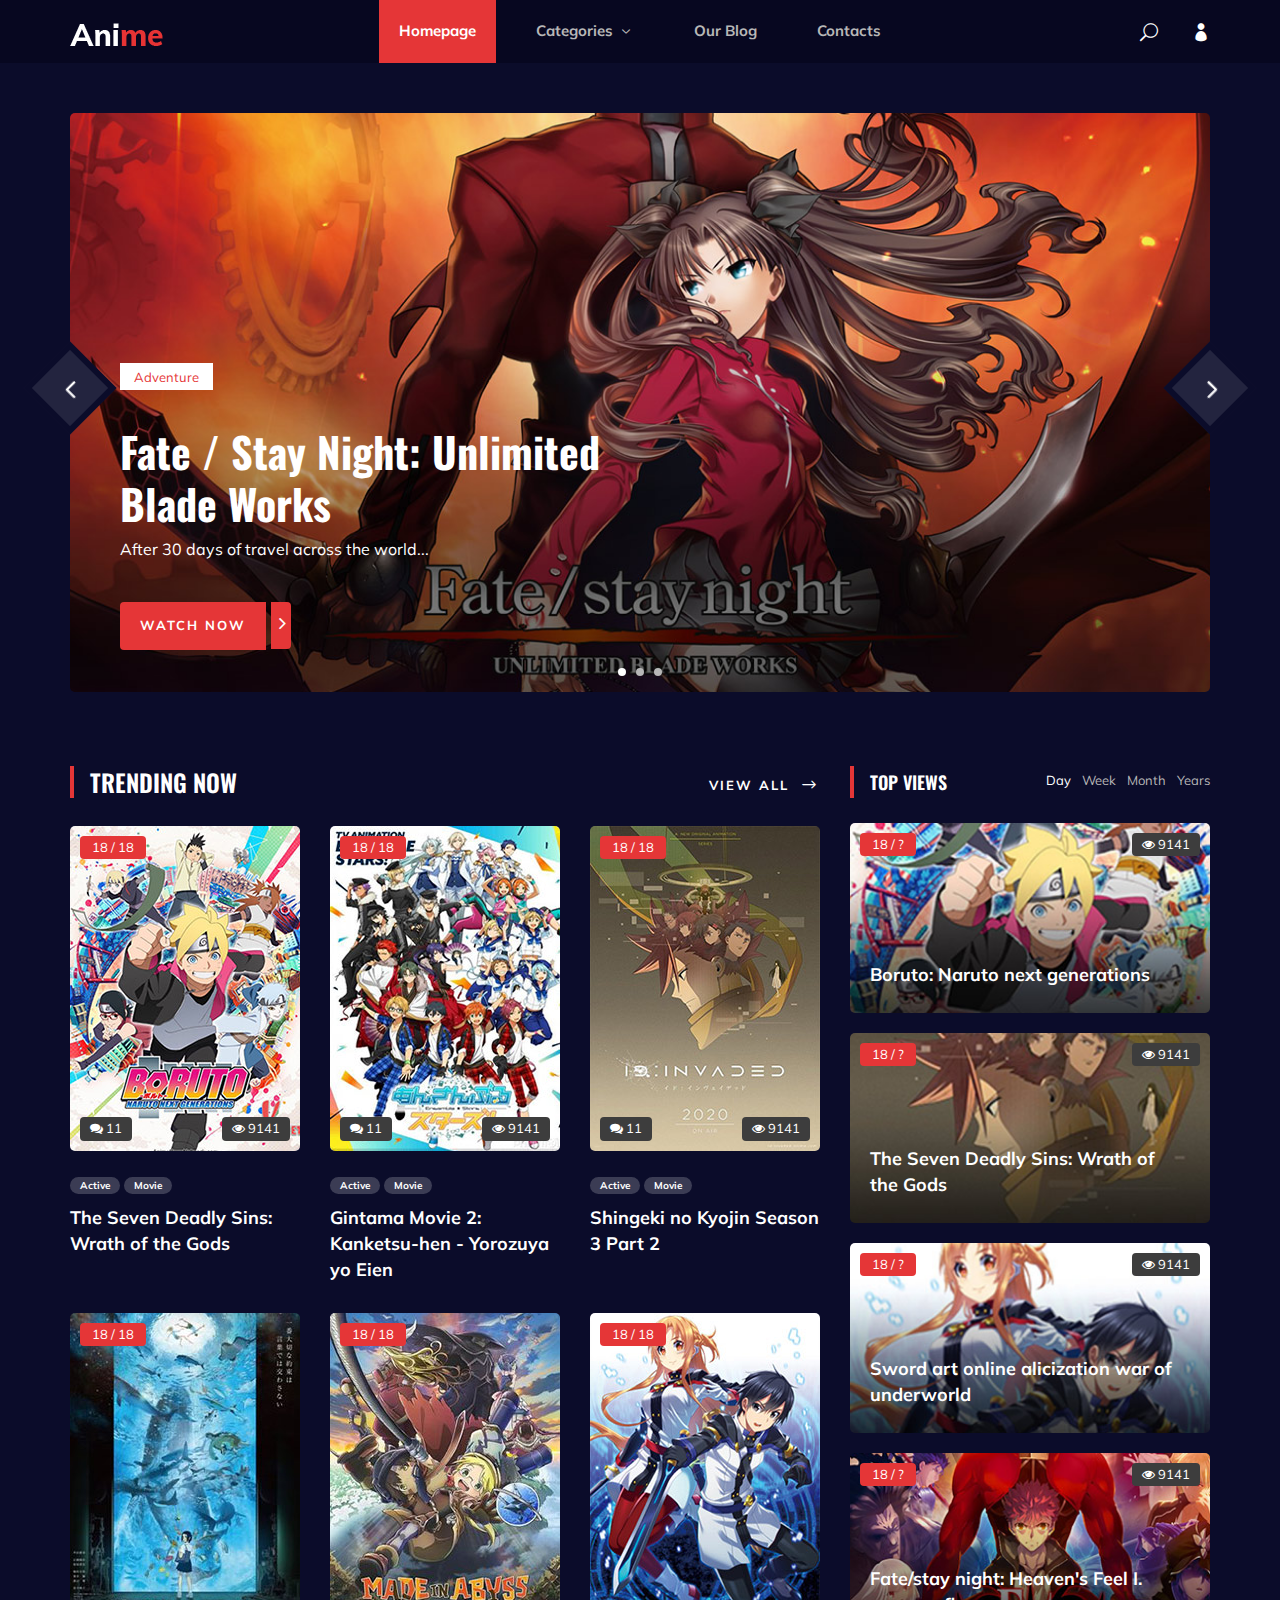
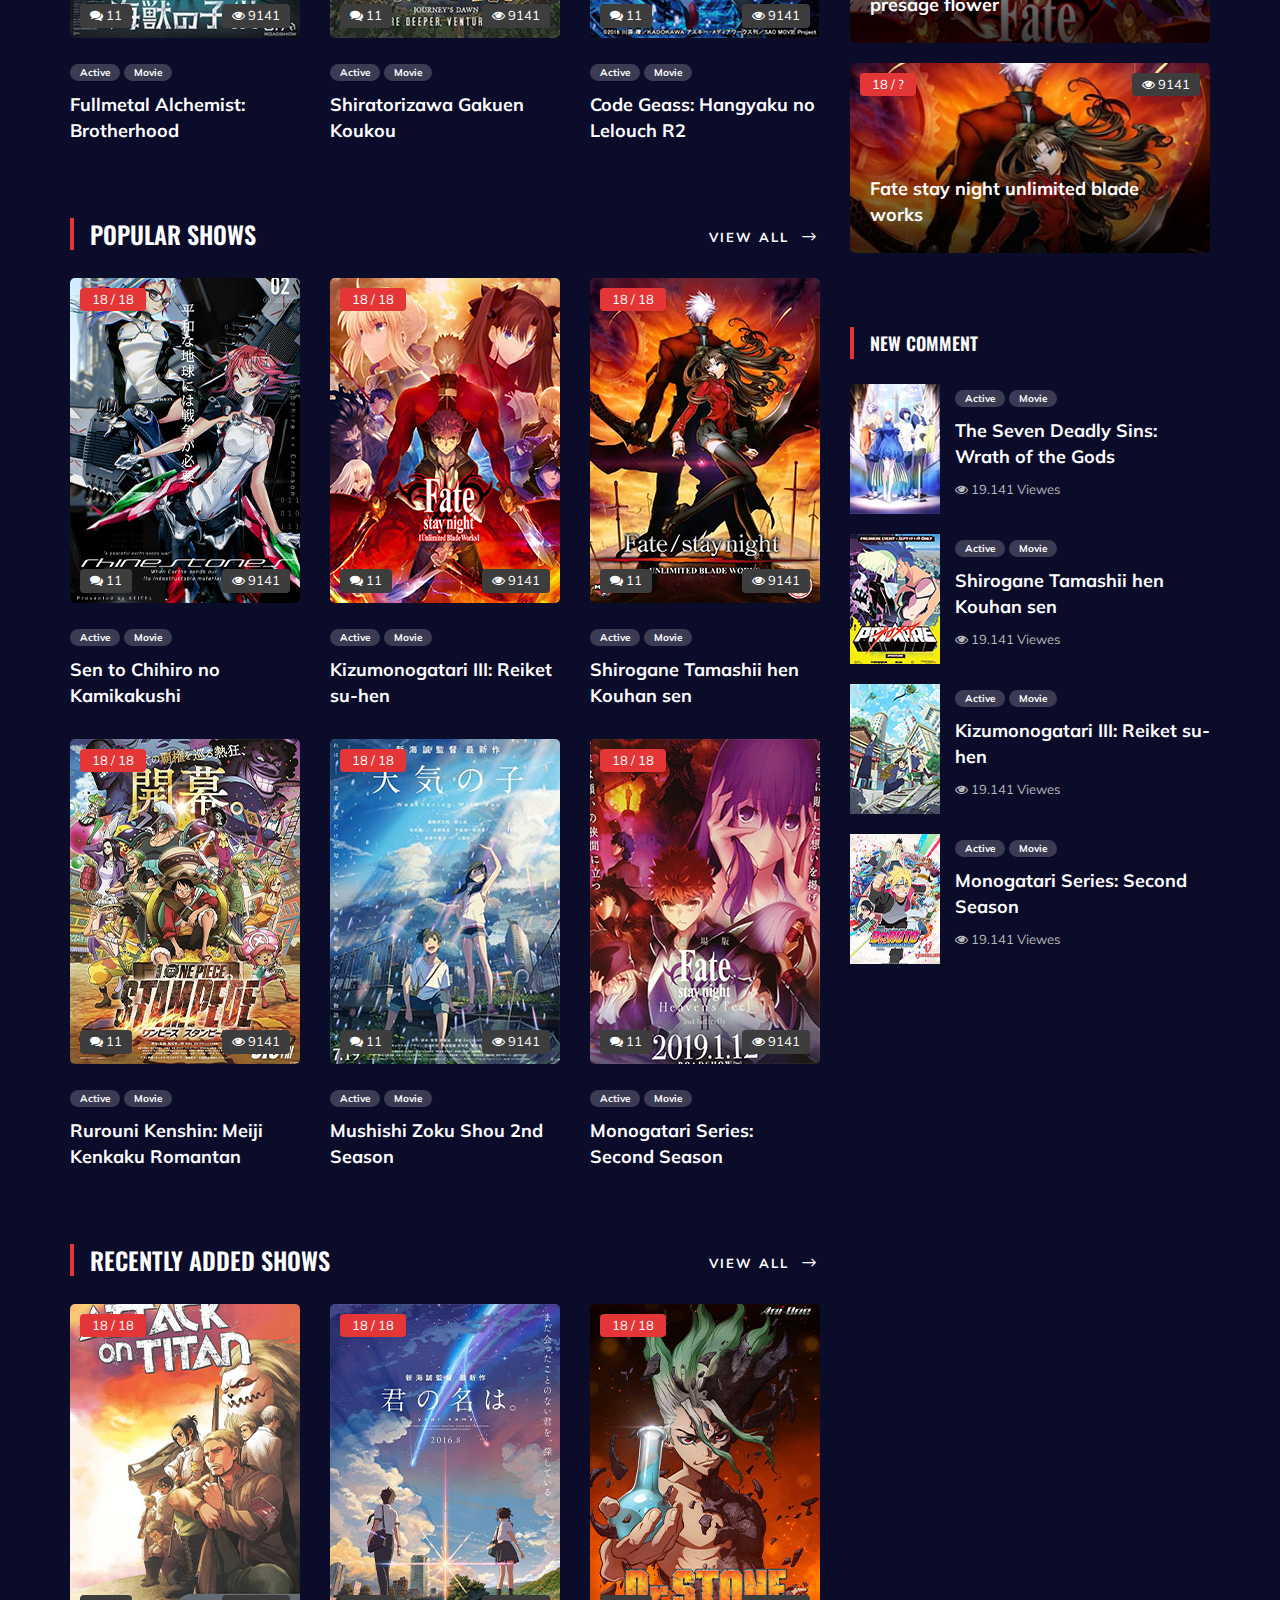
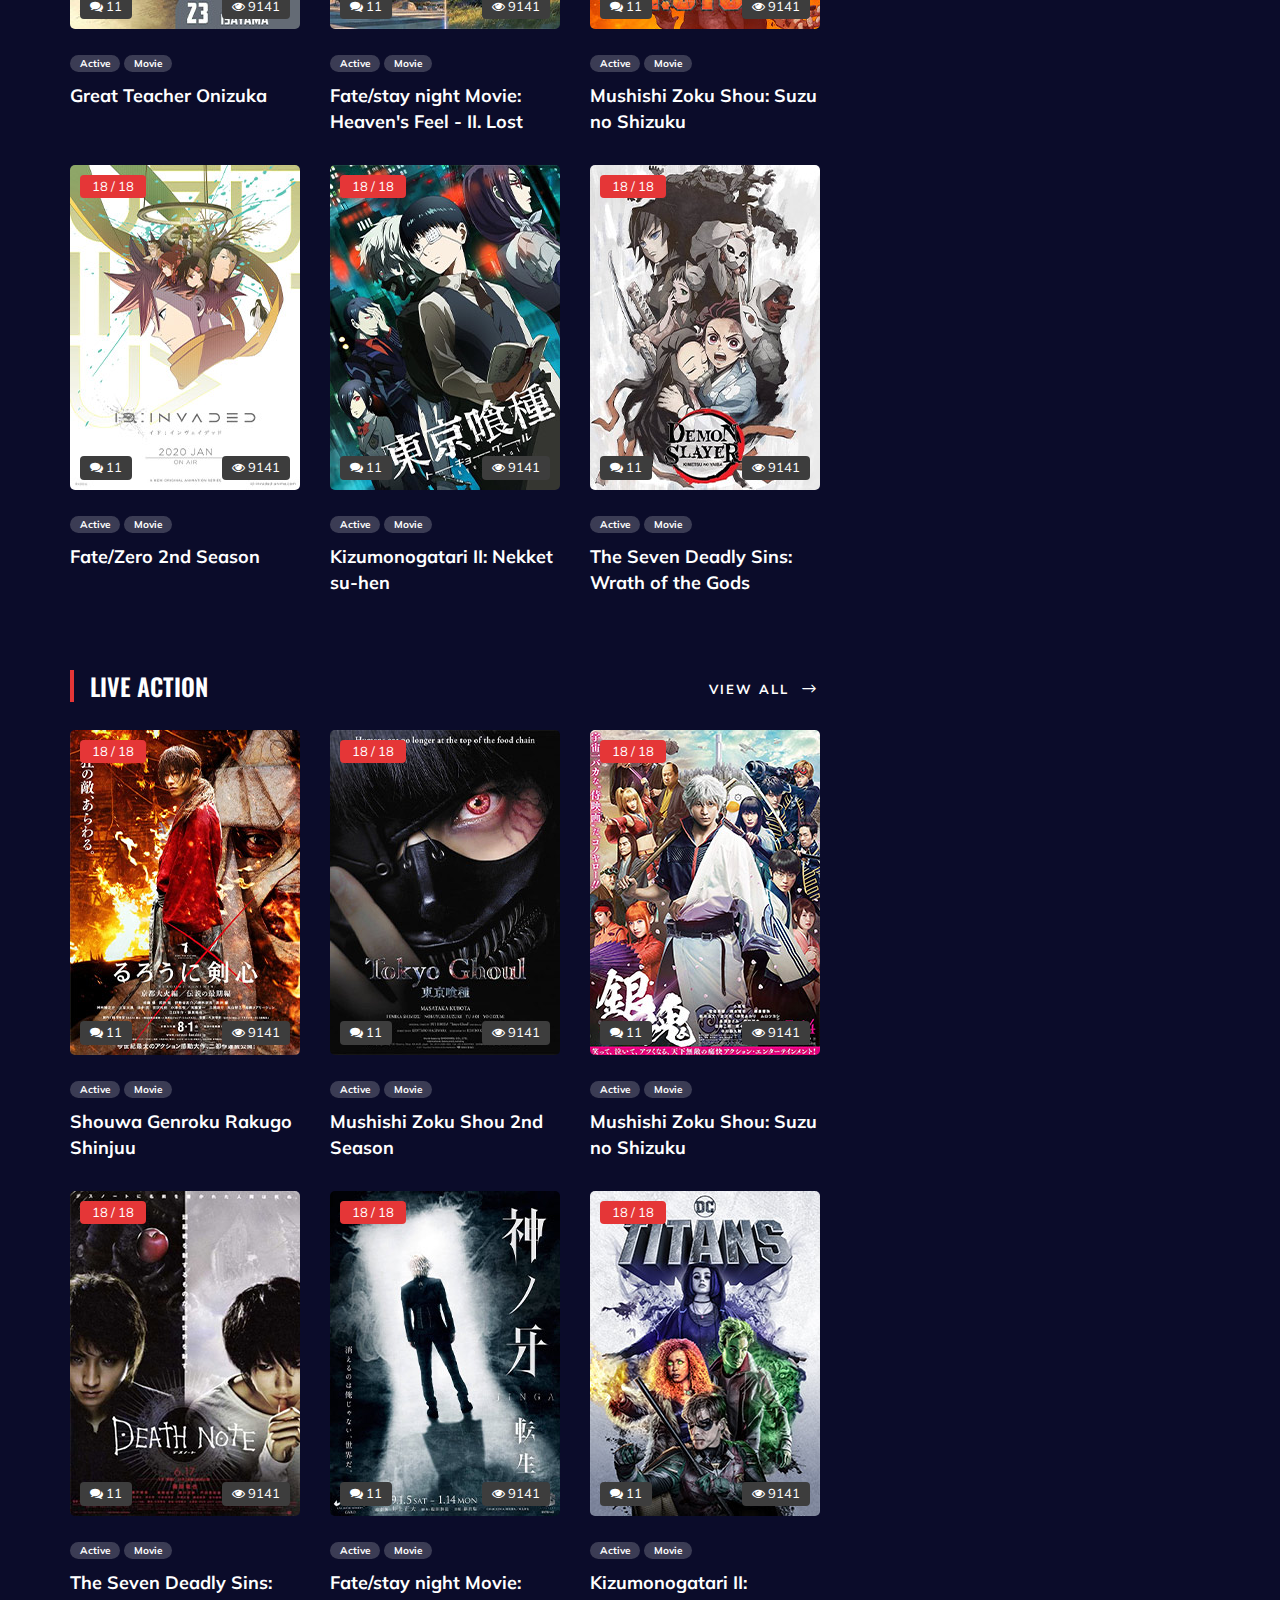
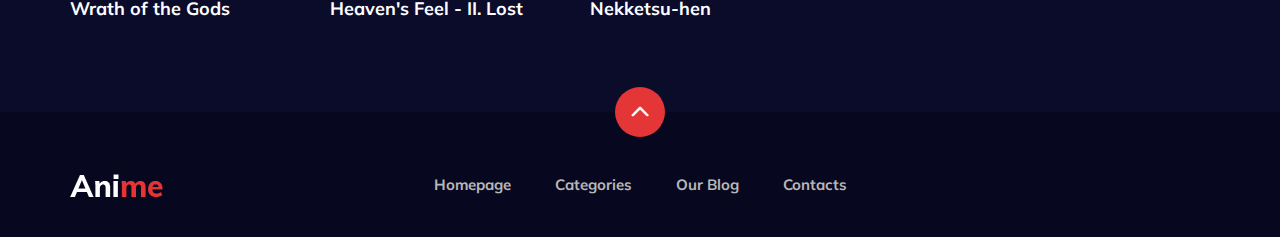
<file: ani main/index.html>
<!DOCTYPE html>
<html lang="zxx">

<head>
    <meta charset="UTF-8">
    <meta name="description" content="Anime Template">
    <meta name="keywords" content="Anime, unica, creative, html">
    <meta name="viewport" content="width=device-width, initial-scale=1.0">
    <meta http-equiv="X-UA-Compatible" content="ie=edge">
    <title>Anime | Template</title>

    <!-- Google Font -->
    <link href="https://fonts.googleapis.com/css2?family=Oswald:wght@300;400;500;600;700&display=swap" rel="stylesheet">
    <link href="https://fonts.googleapis.com/css2?family=Mulish:wght@300;400;500;600;700;800;900&display=swap"
    rel="stylesheet">

    <!-- Css Styles -->
    <link rel="stylesheet" href="css/bootstrap.min.css" type="text/css">
    <link rel="stylesheet" href="css/font-awesome.min.css" type="text/css">
    <link rel="stylesheet" href="css/elegant-icons.css" type="text/css">
    <link rel="stylesheet" href="css/plyr.css" type="text/css">
    <link rel="stylesheet" href="css/nice-select.css" type="text/css">
    <link rel="stylesheet" href="css/owl.carousel.min.css" type="text/css">
    <link rel="stylesheet" href="css/slicknav.min.css" type="text/css">
    <link rel="stylesheet" href="css/style.css" type="text/css">
</head>

<body>
    <!-- Page Preloder -->
    <div id="preloder">
        <div class="loader"></div>
    </div>

    <!-- Header Section Begin -->
    <header class="header">
        <div class="container">
            <div class="row">
                <div class="col-lg-2">
                    <div class="header__logo">
                        <a href="./index.html">
                            <img src="img/logo.png" alt="">
                        </a>
                    </div>
                </div>
                <div class="col-lg-8">
                    <div class="header__nav">
                        <nav class="header__menu mobile-menu">
                            <ul>
                                <li class="active"><a href="./index.html">Homepage</a></li>
                                <li><a href="./categories.html">Categories <span class="arrow_carrot-down"></span></a>
                                    <ul class="dropdown">
                                        <li><a href="./categories.html">Categories</a></li>
                                        <li><a href="./anime-details.html">Anime Details</a></li>
                                        <li><a href="./anime-watching.html">Anime Watching</a></li>
                                        <li><a href="./blog-details.html">Blog Details</a></li>
                                        <li><a href="./signup.html">Sign Up</a></li>
                                        <li><a href="./login.html">Login</a></li>
                                    </ul>
                                </li>
                                <li><a href="./blog.html">Our Blog</a></li>
                                <li><a href="#">Contacts</a></li>
                            </ul>
                        </nav>
                    </div>
                </div>
                <div class="col-lg-2">
                    <div class="header__right">
                        <a href="#" class="search-switch"><span class="icon_search"></span></a>
                        <a href="./login.html"><span class="icon_profile"></span></a>
                    </div>
                </div>
            </div>
            <div id="mobile-menu-wrap"></div>
        </div>
    </header>
    <!-- Header End -->

    <!-- Hero Section Begin -->
    <section class="hero">
        <div class="container">
            <div class="hero__slider owl-carousel">
                <div class="hero__items set-bg" data-setbg="img/hero/hero-1.jpg">
                    <div class="row">
                        <div class="col-lg-6">
                            <div class="hero__text">
                                <div class="label">Adventure</div>
                                <h2>Fate / Stay Night: Unlimited Blade Works</h2>
                                <p>After 30 days of travel across the world...</p>
                                <a href="#"><span>Watch Now</span> <i class="fa fa-angle-right"></i></a>
                            </div>
                        </div>
                    </div>
                </div>
                <div class="hero__items set-bg" data-setbg="img/hero/hero-1.jpg">
                    <div class="row">
                        <div class="col-lg-6">
                            <div class="hero__text">
                                <div class="label">Adventure</div>
                                <h2>Fate / Stay Night: Unlimited Blade Works</h2>
                                <p>After 30 days of travel across the world...</p>
                                <a href="#"><span>Watch Now</span> <i class="fa fa-angle-right"></i></a>
                            </div>
                        </div>
                    </div>
                </div>
                <div class="hero__items set-bg" data-setbg="img/hero/hero-1.jpg">
                    <div class="row">
                        <div class="col-lg-6">
                            <div class="hero__text">
                                <div class="label">Adventure</div>
                                <h2>Fate / Stay Night: Unlimited Blade Works</h2>
                                <p>After 30 days of travel across the world...</p>
                                <a href="#"><span>Watch Now</span> <i class="fa fa-angle-right"></i></a>
                            </div>
                        </div>
                    </div>
                </div>
            </div>
        </div>
    </section>
    <!-- Hero Section End -->

    <!-- Product Section Begin -->
    <section class="product spad">
        <div class="container">
            <div class="row">
                <div class="col-lg-8">
                    <div class="trending__product">
                        <div class="row">
                            <div class="col-lg-8 col-md-8 col-sm-8">
                                <div class="section-title">
                                    <h4>Trending Now</h4>
                                </div>
                            </div>
                            <div class="col-lg-4 col-md-4 col-sm-4">
                                <div class="btn__all">
                                    <a href="#" class="primary-btn">View All <span class="arrow_right"></span></a>
                                </div>
                            </div>
                        </div>
                        <div class="row">
                            <div class="col-lg-4 col-md-6 col-sm-6">
                                <div class="product__item">
                                    <div class="product__item__pic set-bg" data-setbg="img/trending/trend-1.jpg">
                                        <div class="ep">18 / 18</div>
                                        <div class="comment"><i class="fa fa-comments"></i> 11</div>
                                        <div class="view"><i class="fa fa-eye"></i> 9141</div>
                                    </div>
                                    <div class="product__item__text">
                                        <ul>
                                            <li>Active</li>
                                            <li>Movie</li>
                                        </ul>
                                        <h5><a href="#">The Seven Deadly Sins: Wrath of the Gods</a></h5>
                                    </div>
                                </div>
                            </div>
                            <div class="col-lg-4 col-md-6 col-sm-6">
                                <div class="product__item">
                                    <div class="product__item__pic set-bg" data-setbg="img/trending/trend-2.jpg">
                                        <div class="ep">18 / 18</div>
                                        <div class="comment"><i class="fa fa-comments"></i> 11</div>
                                        <div class="view"><i class="fa fa-eye"></i> 9141</div>
                                    </div>
                                    <div class="product__item__text">
                                        <ul>
                                            <li>Active</li>
                                            <li>Movie</li>
                                        </ul>
                                        <h5><a href="#">Gintama Movie 2: Kanketsu-hen - Yorozuya yo Eien</a></h5>
                                    </div>
                                </div>
                            </div>
                            <div class="col-lg-4 col-md-6 col-sm-6">
                                <div class="product__item">
                                    <div class="product__item__pic set-bg" data-setbg="img/trending/trend-3.jpg">
                                        <div class="ep">18 / 18</div>
                                        <div class="comment"><i class="fa fa-comments"></i> 11</div>
                                        <div class="view"><i class="fa fa-eye"></i> 9141</div>
                                    </div>
                                    <div class="product__item__text">
                                        <ul>
                                            <li>Active</li>
                                            <li>Movie</li>
                                        </ul>
                                        <h5><a href="#">Shingeki no Kyojin Season 3 Part 2</a></h5>
                                    </div>
                                </div>
                            </div>
                            <div class="col-lg-4 col-md-6 col-sm-6">
                                <div class="product__item">
                                    <div class="product__item__pic set-bg" data-setbg="img/trending/trend-4.jpg">
                                        <div class="ep">18 / 18</div>
                                        <div class="comment"><i class="fa fa-comments"></i> 11</div>
                                        <div class="view"><i class="fa fa-eye"></i> 9141</div>
                                    </div>
                                    <div class="product__item__text">
                                        <ul>
                                            <li>Active</li>
                                            <li>Movie</li>
                                        </ul>
                                        <h5><a href="#">Fullmetal Alchemist: Brotherhood</a></h5>
                                    </div>
                                </div>
                            </div>
                            <div class="col-lg-4 col-md-6 col-sm-6">
                                <div class="product__item">
                                    <div class="product__item__pic set-bg" data-setbg="img/trending/trend-5.jpg">
                                        <div class="ep">18 / 18</div>
                                        <div class="comment"><i class="fa fa-comments"></i> 11</div>
                                        <div class="view"><i class="fa fa-eye"></i> 9141</div>
                                    </div>
                                    <div class="product__item__text">
                                        <ul>
                                            <li>Active</li>
                                            <li>Movie</li>
                                        </ul>
                                        <h5><a href="#">Shiratorizawa Gakuen Koukou</a></h5>
                                    </div>
                                </div>
                            </div>
                            <div class="col-lg-4 col-md-6 col-sm-6">
                                <div class="product__item">
                                    <div class="product__item__pic set-bg" data-setbg="img/trending/trend-6.jpg">
                                        <div class="ep">18 / 18</div>
                                        <div class="comment"><i class="fa fa-comments"></i> 11</div>
                                        <div class="view"><i class="fa fa-eye"></i> 9141</div>
                                    </div>
                                    <div class="product__item__text">
                                        <ul>
                                            <li>Active</li>
                                            <li>Movie</li>
                                        </ul>
                                        <h5><a href="#">Code Geass: Hangyaku no Lelouch R2</a></h5>
                                    </div>
                                </div>
                            </div>
                        </div>
                    </div>
                    <div class="popular__product">
                        <div class="row">
                            <div class="col-lg-8 col-md-8 col-sm-8">
                                <div class="section-title">
                                    <h4>Popular Shows</h4>
                                </div>
                            </div>
                            <div class="col-lg-4 col-md-4 col-sm-4">
                                <div class="btn__all">
                                    <a href="#" class="primary-btn">View All <span class="arrow_right"></span></a>
                                </div>
                            </div>
                        </div>
                        <div class="row">
                            <div class="col-lg-4 col-md-6 col-sm-6">
                                <div class="product__item">
                                    <div class="product__item__pic set-bg" data-setbg="img/popular/popular-1.jpg">
                                        <div class="ep">18 / 18</div>
                                        <div class="comment"><i class="fa fa-comments"></i> 11</div>
                                        <div class="view"><i class="fa fa-eye"></i> 9141</div>
                                    </div>
                                    <div class="product__item__text">
                                        <ul>
                                            <li>Active</li>
                                            <li>Movie</li>
                                        </ul>
                                        <h5><a href="#">Sen to Chihiro no Kamikakushi</a></h5>
                                    </div>
                                </div>
                            </div>
                            <div class="col-lg-4 col-md-6 col-sm-6">
                                <div class="product__item">
                                    <div class="product__item__pic set-bg" data-setbg="img/popular/popular-2.jpg">
                                        <div class="ep">18 / 18</div>
                                        <div class="comment"><i class="fa fa-comments"></i> 11</div>
                                        <div class="view"><i class="fa fa-eye"></i> 9141</div>
                                    </div>
                                    <div class="product__item__text">
                                        <ul>
                                            <li>Active</li>
                                            <li>Movie</li>
                                        </ul>
                                        <h5><a href="#">Kizumonogatari III: Reiket su-hen</a></h5>
                                    </div>
                                </div>
                            </div>
                            <div class="col-lg-4 col-md-6 col-sm-6">
                                <div class="product__item">
                                    <div class="product__item__pic set-bg" data-setbg="img/popular/popular-3.jpg">
                                        <div class="ep">18 / 18</div>
                                        <div class="comment"><i class="fa fa-comments"></i> 11</div>
                                        <div class="view"><i class="fa fa-eye"></i> 9141</div>
                                    </div>
                                    <div class="product__item__text">
                                        <ul>
                                            <li>Active</li>
                                            <li>Movie</li>
                                        </ul>
                                        <h5><a href="#">Shirogane Tamashii hen Kouhan sen</a></h5>
                                    </div>
                                </div>
                            </div>
                            <div class="col-lg-4 col-md-6 col-sm-6">
                                <div class="product__item">
                                    <div class="product__item__pic set-bg" data-setbg="img/popular/popular-4.jpg">
                                        <div class="ep">18 / 18</div>
                                        <div class="comment"><i class="fa fa-comments"></i> 11</div>
                                        <div class="view"><i class="fa fa-eye"></i> 9141</div>
                                    </div>
                                    <div class="product__item__text">
                                        <ul>
                                            <li>Active</li>
                                            <li>Movie</li>
                                        </ul>
                                        <h5><a href="#">Rurouni Kenshin: Meiji Kenkaku Romantan</a></h5>
                                    </div>
                                </div>
                            </div>
                            <div class="col-lg-4 col-md-6 col-sm-6">
                                <div class="product__item">
                                    <div class="product__item__pic set-bg" data-setbg="img/popular/popular-5.jpg">
                                        <div class="ep">18 / 18</div>
                                        <div class="comment"><i class="fa fa-comments"></i> 11</div>
                                        <div class="view"><i class="fa fa-eye"></i> 9141</div>
                                    </div>
                                    <div class="product__item__text">
                                        <ul>
                                            <li>Active</li>
                                            <li>Movie</li>
                                        </ul>
                                        <h5><a href="#">Mushishi Zoku Shou 2nd Season</a></h5>
                                    </div>
                                </div>
                            </div>
                            <div class="col-lg-4 col-md-6 col-sm-6">
                                <div class="product__item">
                                    <div class="product__item__pic set-bg" data-setbg="img/popular/popular-6.jpg">
                                        <div class="ep">18 / 18</div>
                                        <div class="comment"><i class="fa fa-comments"></i> 11</div>
                                        <div class="view"><i class="fa fa-eye"></i> 9141</div>
                                    </div>
                                    <div class="product__item__text">
                                        <ul>
                                            <li>Active</li>
                                            <li>Movie</li>
                                        </ul>
                                        <h5><a href="#">Monogatari Series: Second Season</a></h5>
                                    </div>
                                </div>
                            </div>
                        </div>
                    </div>
                    <div class="recent__product">
                        <div class="row">
                            <div class="col-lg-8 col-md-8 col-sm-8">
                                <div class="section-title">
                                    <h4>Recently Added Shows</h4>
                                </div>
                            </div>
                            <div class="col-lg-4 col-md-4 col-sm-4">
                                <div class="btn__all">
                                    <a href="#" class="primary-btn">View All <span class="arrow_right"></span></a>
                                </div>
                            </div>
                        </div>
                        <div class="row">
                            <div class="col-lg-4 col-md-6 col-sm-6">
                                <div class="product__item">
                                    <div class="product__item__pic set-bg" data-setbg="img/recent/recent-1.jpg">
                                        <div class="ep">18 / 18</div>
                                        <div class="comment"><i class="fa fa-comments"></i> 11</div>
                                        <div class="view"><i class="fa fa-eye"></i> 9141</div>
                                    </div>
                                    <div class="product__item__text">
                                        <ul>
                                            <li>Active</li>
                                            <li>Movie</li>
                                        </ul>
                                        <h5><a href="#">Great Teacher Onizuka</a></h5>
                                    </div>
                                </div>
                            </div>
                            <div class="col-lg-4 col-md-6 col-sm-6">
                                <div class="product__item">
                                    <div class="product__item__pic set-bg" data-setbg="img/recent/recent-2.jpg">
                                        <div class="ep">18 / 18</div>
                                        <div class="comment"><i class="fa fa-comments"></i> 11</div>
                                        <div class="view"><i class="fa fa-eye"></i> 9141</div>
                                    </div>
                                    <div class="product__item__text">
                                        <ul>
                                            <li>Active</li>
                                            <li>Movie</li>
                                        </ul>
                                        <h5><a href="#">Fate/stay night Movie: Heaven's Feel - II. Lost</a></h5>
                                    </div>
                                </div>
                            </div>
                            <div class="col-lg-4 col-md-6 col-sm-6">
                                <div class="product__item">
                                    <div class="product__item__pic set-bg" data-setbg="img/recent/recent-3.jpg">
                                        <div class="ep">18 / 18</div>
                                        <div class="comment"><i class="fa fa-comments"></i> 11</div>
                                        <div class="view"><i class="fa fa-eye"></i> 9141</div>
                                    </div>
                                    <div class="product__item__text">
                                        <ul>
                                            <li>Active</li>
                                            <li>Movie</li>
                                        </ul>
                                        <h5><a href="#">Mushishi Zoku Shou: Suzu no Shizuku</a></h5>
                                    </div>
                                </div>
                            </div>
                            <div class="col-lg-4 col-md-6 col-sm-6">
                                <div class="product__item">
                                    <div class="product__item__pic set-bg" data-setbg="img/recent/recent-4.jpg">
                                        <div class="ep">18 / 18</div>
                                        <div class="comment"><i class="fa fa-comments"></i> 11</div>
                                        <div class="view"><i class="fa fa-eye"></i> 9141</div>
                                    </div>
                                    <div class="product__item__text">
                                        <ul>
                                            <li>Active</li>
                                            <li>Movie</li>
                                        </ul>
                                        <h5><a href="#">Fate/Zero 2nd Season</a></h5>
                                    </div>
                                </div>
                            </div>
                            <div class="col-lg-4 col-md-6 col-sm-6">
                                <div class="product__item">
                                    <div class="product__item__pic set-bg" data-setbg="img/recent/recent-5.jpg">
                                        <div class="ep">18 / 18</div>
                                        <div class="comment"><i class="fa fa-comments"></i> 11</div>
                                        <div class="view"><i class="fa fa-eye"></i> 9141</div>
                                    </div>
                                    <div class="product__item__text">
                                        <ul>
                                            <li>Active</li>
                                            <li>Movie</li>
                                        </ul>
                                        <h5><a href="#">Kizumonogatari II: Nekket su-hen</a></h5>
                                    </div>
                                </div>
                            </div>
                            <div class="col-lg-4 col-md-6 col-sm-6">
                                <div class="product__item">
                                    <div class="product__item__pic set-bg" data-setbg="img/recent/recent-6.jpg">
                                        <div class="ep">18 / 18</div>
                                        <div class="comment"><i class="fa fa-comments"></i> 11</div>
                                        <div class="view"><i class="fa fa-eye"></i> 9141</div>
                                    </div>
                                    <div class="product__item__text">
                                        <ul>
                                            <li>Active</li>
                                            <li>Movie</li>
                                        </ul>
                                        <h5><a href="#">The Seven Deadly Sins: Wrath of the Gods</a></h5>
                                    </div>
                                </div>
                            </div>
                        </div>
                    </div>
                    <div class="live__product">
                        <div class="row">
                            <div class="col-lg-8 col-md-8 col-sm-8">
                                <div class="section-title">
                                    <h4>Live Action</h4>
                                </div>
                            </div>
                            <div class="col-lg-4 col-md-4 col-sm-4">
                                <div class="btn__all">
                                    <a href="#" class="primary-btn">View All <span class="arrow_right"></span></a>
                                </div>
                            </div>
                        </div>
                        <div class="row">
                            <div class="col-lg-4 col-md-6 col-sm-6">
                                <div class="product__item">
                                    <div class="product__item__pic set-bg" data-setbg="img/live/live-1.jpg">
                                        <div class="ep">18 / 18</div>
                                        <div class="comment"><i class="fa fa-comments"></i> 11</div>
                                        <div class="view"><i class="fa fa-eye"></i> 9141</div>
                                    </div>
                                    <div class="product__item__text">
                                        <ul>
                                            <li>Active</li>
                                            <li>Movie</li>
                                        </ul>
                                        <h5><a href="#">Shouwa Genroku Rakugo Shinjuu</a></h5>
                                    </div>
                                </div>
                            </div>
                            <div class="col-lg-4 col-md-6 col-sm-6">
                                <div class="product__item">
                                    <div class="product__item__pic set-bg" data-setbg="img/live/live-2.jpg">
                                        <div class="ep">18 / 18</div>
                                        <div class="comment"><i class="fa fa-comments"></i> 11</div>
                                        <div class="view"><i class="fa fa-eye"></i> 9141</div>
                                    </div>
                                    <div class="product__item__text">
                                        <ul>
                                            <li>Active</li>
                                            <li>Movie</li>
                                        </ul>
                                        <h5><a href="#">Mushishi Zoku Shou 2nd Season</a></h5>
                                    </div>
                                </div>
                            </div>
                            <div class="col-lg-4 col-md-6 col-sm-6">
                                <div class="product__item">
                                    <div class="product__item__pic set-bg" data-setbg="img/live/live-3.jpg">
                                        <div class="ep">18 / 18</div>
                                        <div class="comment"><i class="fa fa-comments"></i> 11</div>
                                        <div class="view"><i class="fa fa-eye"></i> 9141</div>
                                    </div>
                                    <div class="product__item__text">
                                        <ul>
                                            <li>Active</li>
                                            <li>Movie</li>
                                        </ul>
                                        <h5><a href="#">Mushishi Zoku Shou: Suzu no Shizuku</a></h5>
                                    </div>
                                </div>
                            </div>
                            <div class="col-lg-4 col-md-6 col-sm-6">
                                <div class="product__item">
                                    <div class="product__item__pic set-bg" data-setbg="img/live/live-4.jpg">
                                        <div class="ep">18 / 18</div>
                                        <div class="comment"><i class="fa fa-comments"></i> 11</div>
                                        <div class="view"><i class="fa fa-eye"></i> 9141</div>
                                    </div>
                                    <div class="product__item__text">
                                        <ul>
                                            <li>Active</li>
                                            <li>Movie</li>
                                        </ul>
                                        <h5><a href="#">The Seven Deadly Sins: Wrath of the Gods</a></h5>
                                    </div>
                                </div>
                            </div>
                            <div class="col-lg-4 col-md-6 col-sm-6">
                                <div class="product__item">
                                    <div class="product__item__pic set-bg" data-setbg="img/live/live-5.jpg">
                                        <div class="ep">18 / 18</div>
                                        <div class="comment"><i class="fa fa-comments"></i> 11</div>
                                        <div class="view"><i class="fa fa-eye"></i> 9141</div>
                                    </div>
                                    <div class="product__item__text">
                                        <ul>
                                            <li>Active</li>
                                            <li>Movie</li>
                                        </ul>
                                        <h5><a href="#">Fate/stay night Movie: Heaven's Feel - II. Lost</a></h5>
                                    </div>
                                </div>
                            </div>
                            <div class="col-lg-4 col-md-6 col-sm-6">
                                <div class="product__item">
                                    <div class="product__item__pic set-bg" data-setbg="img/live/live-6.jpg">
                                        <div class="ep">18 / 18</div>
                                        <div class="comment"><i class="fa fa-comments"></i> 11</div>
                                        <div class="view"><i class="fa fa-eye"></i> 9141</div>
                                    </div>
                                    <div class="product__item__text">
                                        <ul>
                                            <li>Active</li>
                                            <li>Movie</li>
                                        </ul>
                                        <h5><a href="#">Kizumonogatari II: Nekketsu-hen</a></h5>
                                    </div>
                                </div>
                            </div>
                        </div>
                    </div>
                </div>
                <div class="col-lg-4 col-md-6 col-sm-8">
                    <div class="product__sidebar">
                        <div class="product__sidebar__view">
                            <div class="section-title">
                                <h5>Top Views</h5>
                            </div>
                            <ul class="filter__controls">
                                <li class="active" data-filter="*">Day</li>
                                <li data-filter=".week">Week</li>
                                <li data-filter=".month">Month</li>
                                <li data-filter=".years">Years</li>
                            </ul>
                            <div class="filter__gallery">
                                <div class="product__sidebar__view__item set-bg mix day years"
                                data-setbg="img/sidebar/tv-1.jpg">
                                <div class="ep">18 / ?</div>
                                <div class="view"><i class="fa fa-eye"></i> 9141</div>
                                <h5><a href="#">Boruto: Naruto next generations</a></h5>
                            </div>
                            <div class="product__sidebar__view__item set-bg mix month week"
                            data-setbg="img/sidebar/tv-2.jpg">
                            <div class="ep">18 / ?</div>
                            <div class="view"><i class="fa fa-eye"></i> 9141</div>
                            <h5><a href="#">The Seven Deadly Sins: Wrath of the Gods</a></h5>
                        </div>
                        <div class="product__sidebar__view__item set-bg mix week years"
                        data-setbg="img/sidebar/tv-3.jpg">
                        <div class="ep">18 / ?</div>
                        <div class="view"><i class="fa fa-eye"></i> 9141</div>
                        <h5><a href="#">Sword art online alicization war of underworld</a></h5>
                    </div>
                    <div class="product__sidebar__view__item set-bg mix years month"
                    data-setbg="img/sidebar/tv-4.jpg">
                    <div class="ep">18 / ?</div>
                    <div class="view"><i class="fa fa-eye"></i> 9141</div>
                    <h5><a href="#">Fate/stay night: Heaven's Feel I. presage flower</a></h5>
                </div>
                <div class="product__sidebar__view__item set-bg mix day"
                data-setbg="img/sidebar/tv-5.jpg">
                <div class="ep">18 / ?</div>
                <div class="view"><i class="fa fa-eye"></i> 9141</div>
                <h5><a href="#">Fate stay night unlimited blade works</a></h5>
            </div>
        </div>
    </div>
    <div class="product__sidebar__comment">
        <div class="section-title">
            <h5>New Comment</h5>
        </div>
        <div class="product__sidebar__comment__item">
            <div class="product__sidebar__comment__item__pic">
                <img src="img/sidebar/comment-1.jpg" alt="">
            </div>
            <div class="product__sidebar__comment__item__text">
                <ul>
                    <li>Active</li>
                    <li>Movie</li>
                </ul>
                <h5><a href="#">The Seven Deadly Sins: Wrath of the Gods</a></h5>
                <span><i class="fa fa-eye"></i> 19.141 Viewes</span>
            </div>
        </div>
        <div class="product__sidebar__comment__item">
            <div class="product__sidebar__comment__item__pic">
                <img src="img/sidebar/comment-2.jpg" alt="">
            </div>
            <div class="product__sidebar__comment__item__text">
                <ul>
                    <li>Active</li>
                    <li>Movie</li>
                </ul>
                <h5><a href="#">Shirogane Tamashii hen Kouhan sen</a></h5>
                <span><i class="fa fa-eye"></i> 19.141 Viewes</span>
            </div>
        </div>
        <div class="product__sidebar__comment__item">
            <div class="product__sidebar__comment__item__pic">
                <img src="img/sidebar/comment-3.jpg" alt="">
            </div>
            <div class="product__sidebar__comment__item__text">
                <ul>
                    <li>Active</li>
                    <li>Movie</li>
                </ul>
                <h5><a href="#">Kizumonogatari III: Reiket su-hen</a></h5>
                <span><i class="fa fa-eye"></i> 19.141 Viewes</span>
            </div>
        </div>
        <div class="product__sidebar__comment__item">
            <div class="product__sidebar__comment__item__pic">
                <img src="img/sidebar/comment-4.jpg" alt="">
            </div>
            <div class="product__sidebar__comment__item__text">
                <ul>
                    <li>Active</li>
                    <li>Movie</li>
                </ul>
                <h5><a href="#">Monogatari Series: Second Season</a></h5>
                <span><i class="fa fa-eye"></i> 19.141 Viewes</span>
            </div>
        </div>
    </div>
</div>
</div>
</div>
</div>
</section>
<!-- Product Section End -->

<!-- Footer Section Begin -->
<footer class="footer">
    <div class="page-up">
        <a href="#" id="scrollToTopButton"><span class="arrow_carrot-up"></span></a>
    </div>
    <div class="container">
        <div class="row">
            <div class="col-lg-3">
                <div class="footer__logo">
                    <a href="./index.html"><img src="img/logo.png" alt=""></a>
                </div>
            </div>
            <div class="col-lg-6">
                <div class="footer__nav">
                    <ul>
                        <li class="active"><a href="./index.html">Homepage</a></li>
                        <li><a href="./categories.html">Categories</a></li>
                        <li><a href="./blog.html">Our Blog</a></li>
                        <li><a href="#">Contacts</a></li>
                    </ul>
                </div>
            </div>
            <div class="col-lg-3">
                

              </div>
          </div>
      </div>
  </footer>
  <!-- Footer Section End -->

  <!-- Search model Begin -->
  <div class="search-model">
    <div class="h-100 d-flex align-items-center justify-content-center">
        <div class="search-close-switch"><i class="icon_close"></i></div>
        <form class="search-model-form">
            <input type="text" id="search-input" placeholder="Search here.....">
        </form>
    </div>
</div>
<!-- Search model end -->

<!-- Js Plugins -->
<script src="js/jquery-3.3.1.min.js"></script>
<script src="js/bootstrap.min.js"></script>
<script src="js/player.js"></script>
<script src="js/jquery.nice-select.min.js"></script>
<script src="js/mixitup.min.js"></script>
<script src="js/jquery.slicknav.js"></script>
<script src="js/owl.carousel.min.js"></script>
<script src="js/main.js"></script>


</body>

</html>
</file>
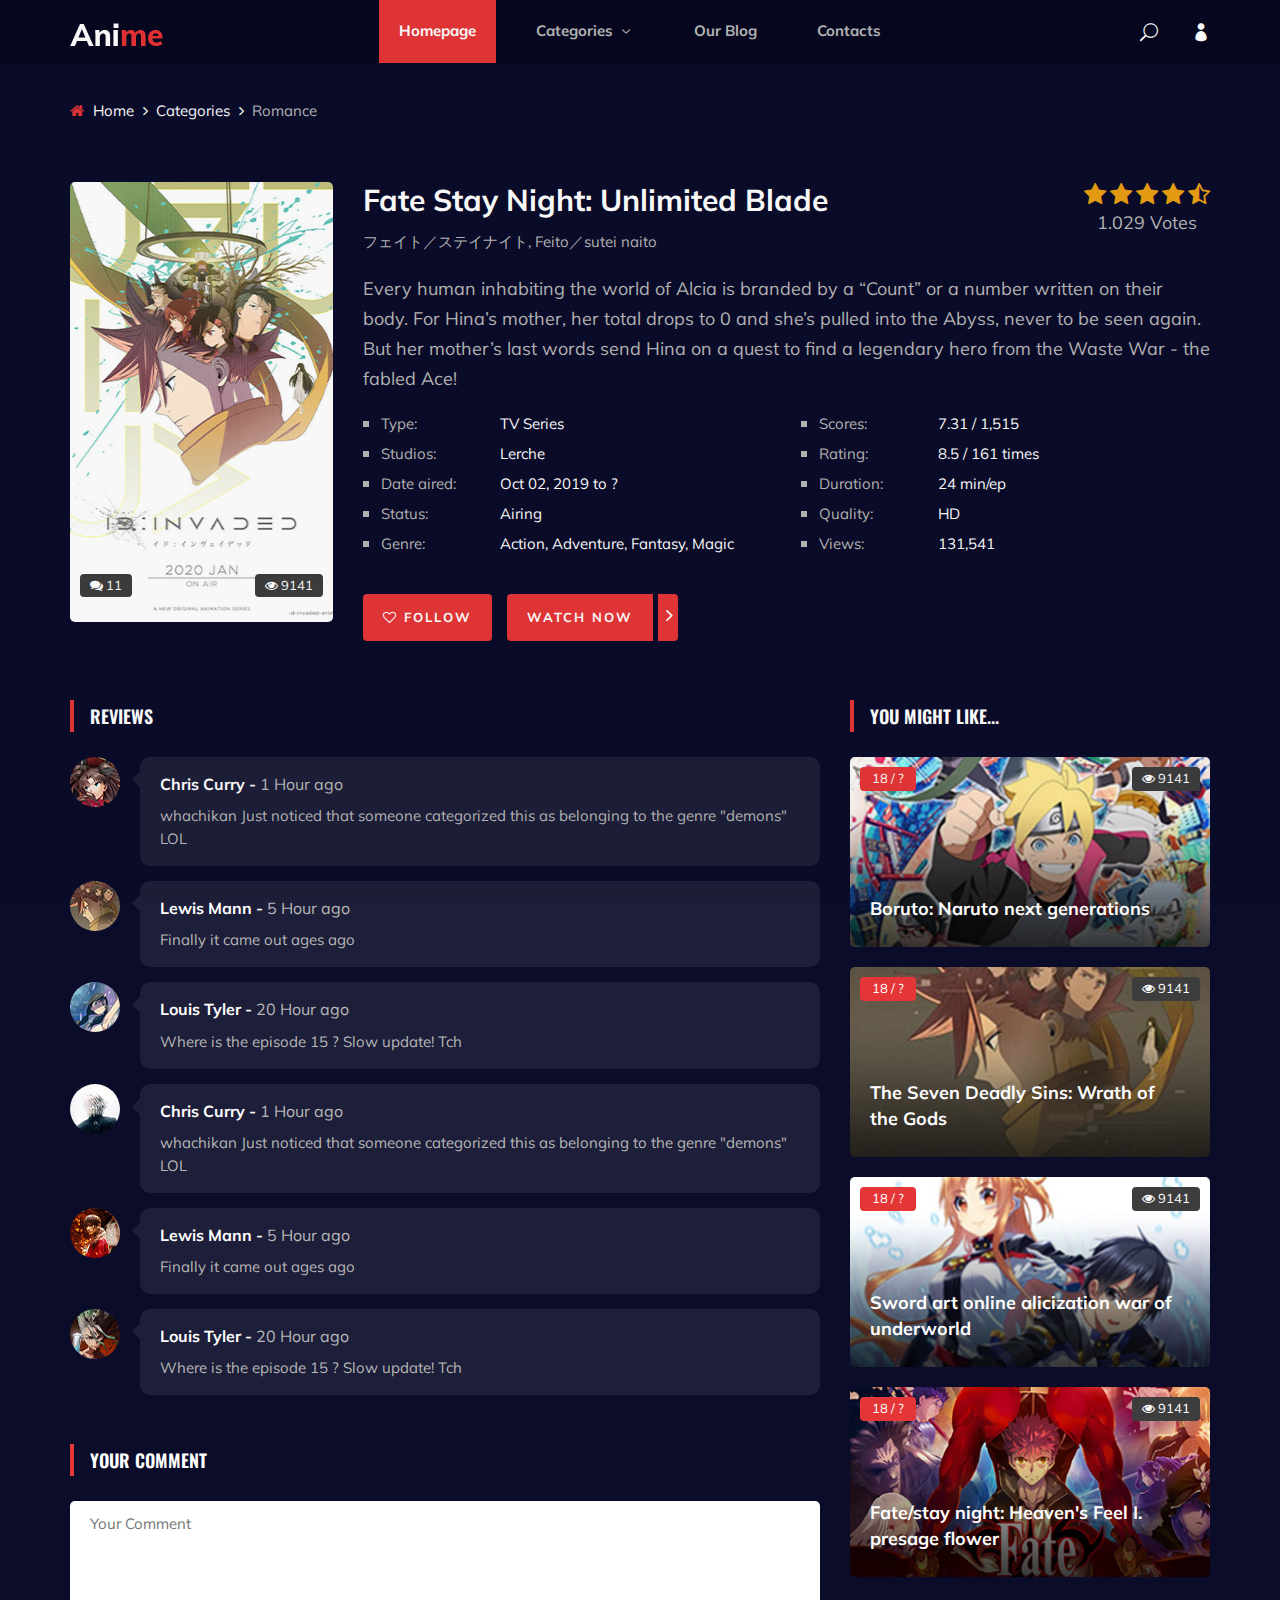
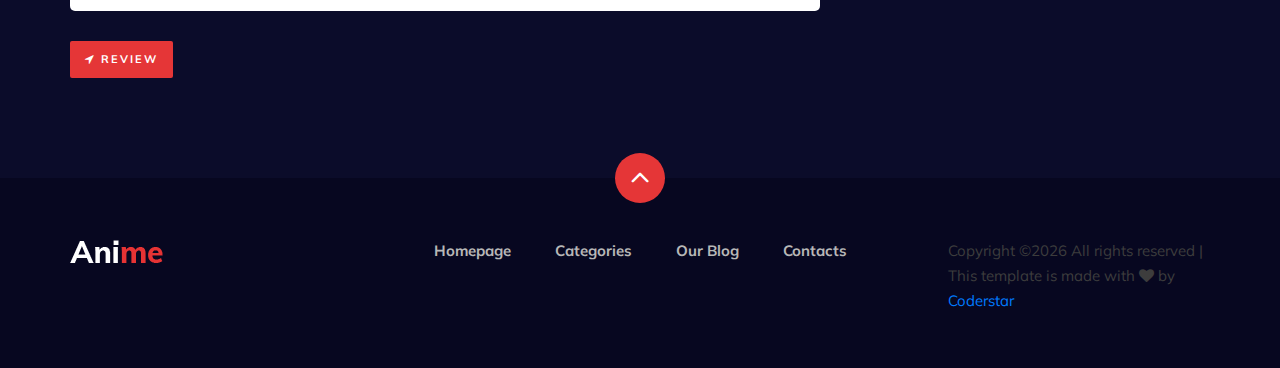
<file: ani main/anime-details.html>
<!DOCTYPE html>
<html lang="zxx">

<head>
    <meta charset="UTF-8">
    <meta name="description" content="Anime Template">
    <meta name="keywords" content="Anime, unica, creative, html">
    <meta name="viewport" content="width=device-width, initial-scale=1.0">
    <meta http-equiv="X-UA-Compatible" content="ie=edge">
    <title>Anime | Template</title>

    <!-- Google Font -->
    <link href="https://fonts.googleapis.com/css2?family=Oswald:wght@300;400;500;600;700&display=swap" rel="stylesheet">
    <link href="https://fonts.googleapis.com/css2?family=Mulish:wght@300;400;500;600;700;800;900&display=swap"
    rel="stylesheet">

    <!-- Css Styles -->
    <link rel="stylesheet" href="css/bootstrap.min.css" type="text/css">
    <link rel="stylesheet" href="css/font-awesome.min.css" type="text/css">
    <link rel="stylesheet" href="css/elegant-icons.css" type="text/css">
    <link rel="stylesheet" href="css/plyr.css" type="text/css">
    <link rel="stylesheet" href="css/nice-select.css" type="text/css">
    <link rel="stylesheet" href="css/owl.carousel.min.css" type="text/css">
    <link rel="stylesheet" href="css/slicknav.min.css" type="text/css">
    <link rel="stylesheet" href="css/style.css" type="text/css">
</head>

<body>
    <!-- Page Preloder -->
    <div id="preloder">
        <div class="loader"></div>
    </div>

    <!-- Header Section Begin -->
    <header class="header">
        <div class="container">
            <div class="row">
                <div class="col-lg-2">
                    <div class="header__logo">
                        <a href="./index.html">
                            <img src="img/logo.png" alt="">
                        </a>
                    </div>
                </div>
                <div class="col-lg-8">
                    <div class="header__nav">
                        <nav class="header__menu mobile-menu">
                            <ul>
                                <li class="active"><a href="./index.html">Homepage</a></li>
                                <li><a href="./categories.html">Categories <span class="arrow_carrot-down"></span></a>
                                    <ul class="dropdown">
                                        <li><a href="./categories.html">Categories</a></li>
                                        <li><a href="./anime-details.html">Anime Details</a></li>
                                        <li><a href="./anime-watching.html">Anime Watching</a></li>
                                        <li><a href="./blog-details.html">Blog Details</a></li>
                                        <li><a href="./signup.html">Sign Up</a></li>
                                        <li><a href="./login.html">Login</a></li>
                                    </ul>
                                </li>
                                <li><a href="./blog.html">Our Blog</a></li>
                                <li><a href="#">Contacts</a></li>
                            </ul>
                        </nav>
                    </div>
                </div>
                <div class="col-lg-2">
                    <div class="header__right">
                        <a href="#" class="search-switch"><span class="icon_search"></span></a>
                        <a href="./login.html"><span class="icon_profile"></span></a>
                    </div>
                </div>
            </div>
            <div id="mobile-menu-wrap"></div>
        </div>
    </header>
    <!-- Header End -->

    <!-- Breadcrumb Begin -->
    <div class="breadcrumb-option">
        <div class="container">
            <div class="row">
                <div class="col-lg-12">
                    <div class="breadcrumb__links">
                        <a href="./index.html"><i class="fa fa-home"></i> Home</a>
                        <a href="./categories.html">Categories</a>
                        <span>Romance</span>
                    </div>
                </div>
            </div>
        </div>
    </div>
    <!-- Breadcrumb End -->

    <!-- Anime Section Begin -->
    <section class="anime-details spad">
        <div class="container">
            <div class="anime__details__content">
                <div class="row">
                    <div class="col-lg-3">
                        <div class="anime__details__pic set-bg" data-setbg="img/anime/details-pic.jpg">
                            <div class="comment"><i class="fa fa-comments"></i> 11</div>
                            <div class="view"><i class="fa fa-eye"></i> 9141</div>
                        </div>
                    </div>
                    <div class="col-lg-9">
                        <div class="anime__details__text">
                            <div class="anime__details__title">
                                <h3>Fate Stay Night: Unlimited Blade</h3>
                                <span>フェイト／ステイナイト, Feito／sutei naito</span>
                            </div>
                            <div class="anime__details__rating">
                                <div class="rating">
                                    <a href="#"><i class="fa fa-star"></i></a>
                                    <a href="#"><i class="fa fa-star"></i></a>
                                    <a href="#"><i class="fa fa-star"></i></a>
                                    <a href="#"><i class="fa fa-star"></i></a>
                                    <a href="#"><i class="fa fa-star-half-o"></i></a>
                                </div>
                                <span>1.029 Votes</span>
                            </div>
                            <p>Every human inhabiting the world of Alcia is branded by a “Count” or a number written on
                                their body. For Hina’s mother, her total drops to 0 and she’s pulled into the Abyss,
                                never to be seen again. But her mother’s last words send Hina on a quest to find a
                            legendary hero from the Waste War - the fabled Ace!</p>
                            <div class="anime__details__widget">
                                <div class="row">
                                    <div class="col-lg-6 col-md-6">
                                        <ul>
                                            <li><span>Type:</span> TV Series</li>
                                            <li><span>Studios:</span> Lerche</li>
                                            <li><span>Date aired:</span> Oct 02, 2019 to ?</li>
                                            <li><span>Status:</span> Airing</li>
                                            <li><span>Genre:</span> Action, Adventure, Fantasy, Magic</li>
                                        </ul>
                                    </div>
                                    <div class="col-lg-6 col-md-6">
                                        <ul>
                                            <li><span>Scores:</span> 7.31 / 1,515</li>
                                            <li><span>Rating:</span> 8.5 / 161 times</li>
                                            <li><span>Duration:</span> 24 min/ep</li>
                                            <li><span>Quality:</span> HD</li>
                                            <li><span>Views:</span> 131,541</li>
                                        </ul>
                                    </div>
                                </div>
                            </div>
                            <div class="anime__details__btn">
                                <a href="#" class="follow-btn"><i class="fa fa-heart-o"></i> Follow</a>
                                <a href="#" class="watch-btn"><span>Watch Now</span> <i
                                    class="fa fa-angle-right"></i></a>
                                </div>
                            </div>
                        </div>
                    </div>
                </div>
                <div class="row">
                    <div class="col-lg-8 col-md-8">
                        <div class="anime__details__review">
                            <div class="section-title">
                                <h5>Reviews</h5>
                            </div>
                            <div class="anime__review__item">
                                <div class="anime__review__item__pic">
                                    <img src="img/anime/review-1.jpg" alt="">
                                </div>
                                <div class="anime__review__item__text">
                                    <h6>Chris Curry - <span>1 Hour ago</span></h6>
                                    <p>whachikan Just noticed that someone categorized this as belonging to the genre
                                    "demons" LOL</p>
                                </div>
                            </div>
                            <div class="anime__review__item">
                                <div class="anime__review__item__pic">
                                    <img src="img/anime/review-2.jpg" alt="">
                                </div>
                                <div class="anime__review__item__text">
                                    <h6>Lewis Mann - <span>5 Hour ago</span></h6>
                                    <p>Finally it came out ages ago</p>
                                </div>
                            </div>
                            <div class="anime__review__item">
                                <div class="anime__review__item__pic">
                                    <img src="img/anime/review-3.jpg" alt="">
                                </div>
                                <div class="anime__review__item__text">
                                    <h6>Louis Tyler - <span>20 Hour ago</span></h6>
                                    <p>Where is the episode 15 ? Slow update! Tch</p>
                                </div>
                            </div>
                            <div class="anime__review__item">
                                <div class="anime__review__item__pic">
                                    <img src="img/anime/review-4.jpg" alt="">
                                </div>
                                <div class="anime__review__item__text">
                                    <h6>Chris Curry - <span>1 Hour ago</span></h6>
                                    <p>whachikan Just noticed that someone categorized this as belonging to the genre
                                    "demons" LOL</p>
                                </div>
                            </div>
                            <div class="anime__review__item">
                                <div class="anime__review__item__pic">
                                    <img src="img/anime/review-5.jpg" alt="">
                                </div>
                                <div class="anime__review__item__text">
                                    <h6>Lewis Mann - <span>5 Hour ago</span></h6>
                                    <p>Finally it came out ages ago</p>
                                </div>
                            </div>
                            <div class="anime__review__item">
                                <div class="anime__review__item__pic">
                                    <img src="img/anime/review-6.jpg" alt="">
                                </div>
                                <div class="anime__review__item__text">
                                    <h6>Louis Tyler - <span>20 Hour ago</span></h6>
                                    <p>Where is the episode 15 ? Slow update! Tch</p>
                                </div>
                            </div>
                        </div>
                        <div class="anime__details__form">
                            <div class="section-title">
                                <h5>Your Comment</h5>
                            </div>
                            <form action="#">
                                <textarea placeholder="Your Comment"></textarea>
                                <button type="submit"><i class="fa fa-location-arrow"></i> Review</button>
                            </form>
                        </div>
                    </div>
                    <div class="col-lg-4 col-md-4">
                        <div class="anime__details__sidebar">
                            <div class="section-title">
                                <h5>you might like...</h5>
                            </div>
                            <div class="product__sidebar__view__item set-bg" data-setbg="img/sidebar/tv-1.jpg">
                                <div class="ep">18 / ?</div>
                                <div class="view"><i class="fa fa-eye"></i> 9141</div>
                                <h5><a href="#">Boruto: Naruto next generations</a></h5>
                            </div>
                            <div class="product__sidebar__view__item set-bg" data-setbg="img/sidebar/tv-2.jpg">
                                <div class="ep">18 / ?</div>
                                <div class="view"><i class="fa fa-eye"></i> 9141</div>
                                <h5><a href="#">The Seven Deadly Sins: Wrath of the Gods</a></h5>
                            </div>
                            <div class="product__sidebar__view__item set-bg" data-setbg="img/sidebar/tv-3.jpg">
                                <div class="ep">18 / ?</div>
                                <div class="view"><i class="fa fa-eye"></i> 9141</div>
                                <h5><a href="#">Sword art online alicization war of underworld</a></h5>
                            </div>
                            <div class="product__sidebar__view__item set-bg" data-setbg="img/sidebar/tv-4.jpg">
                                <div class="ep">18 / ?</div>
                                <div class="view"><i class="fa fa-eye"></i> 9141</div>
                                <h5><a href="#">Fate/stay night: Heaven's Feel I. presage flower</a></h5>
                            </div>
                        </div>
                    </div>
                </div>
            </div>
        </section>
        <!-- Anime Section End -->

        <!-- Footer Section Begin -->
        <footer class="footer">
            <div class="page-up">
                <a href="#" id="scrollToTopButton"><span class="arrow_carrot-up"></span></a>
            </div>
            <div class="container">
                <div class="row">
                    <div class="col-lg-3">
                        <div class="footer__logo">
                            <a href="./index.html"><img src="img/logo.png" alt=""></a>
                        </div>
                    </div>
                    <div class="col-lg-6">
                        <div class="footer__nav">
                            <ul>
                                <li class="active"><a href="./index.html">Homepage</a></li>
                                <li><a href="./categories.html">Categories</a></li>
                                <li><a href="./blog.html">Our Blog</a></li>
                                <li><a href="#">Contacts</a></li>
                            </ul>
                        </div>
                    </div>
                    <div class="col-lg-3">
                        <p>
                          Copyright &copy;<script>document.write(new Date().getFullYear());</script> All rights reserved | This template is made with <i class="fa fa-heart" aria-hidden="true"></i> by <a href="" target="_blank">Coderstar</a>
                          </p>

                      </div>
                  </div>
              </div>
          </footer>
          <!-- Footer Section End -->

          <!-- Search model Begin -->
          <div class="search-model">
            <div class="h-100 d-flex align-items-center justify-content-center">
                <div class="search-close-switch"><i class="icon_close"></i></div>
                <form class="search-model-form">
                    <input type="text" id="search-input" placeholder="Search here.....">
                </form>
            </div>
        </div>
        <!-- Search model end -->

        <!-- Js Plugins -->
        <script src="js/jquery-3.3.1.min.js"></script>
        <script src="js/bootstrap.min.js"></script>
        <script src="js/player.js"></script>
        <script src="js/jquery.nice-select.min.js"></script>
        <script src="js/mixitup.min.js"></script>
        <script src="js/jquery.slicknav.js"></script>
        <script src="js/owl.carousel.min.js"></script>
        <script src="js/main.js"></script>

    </body>

    </html>
</file>
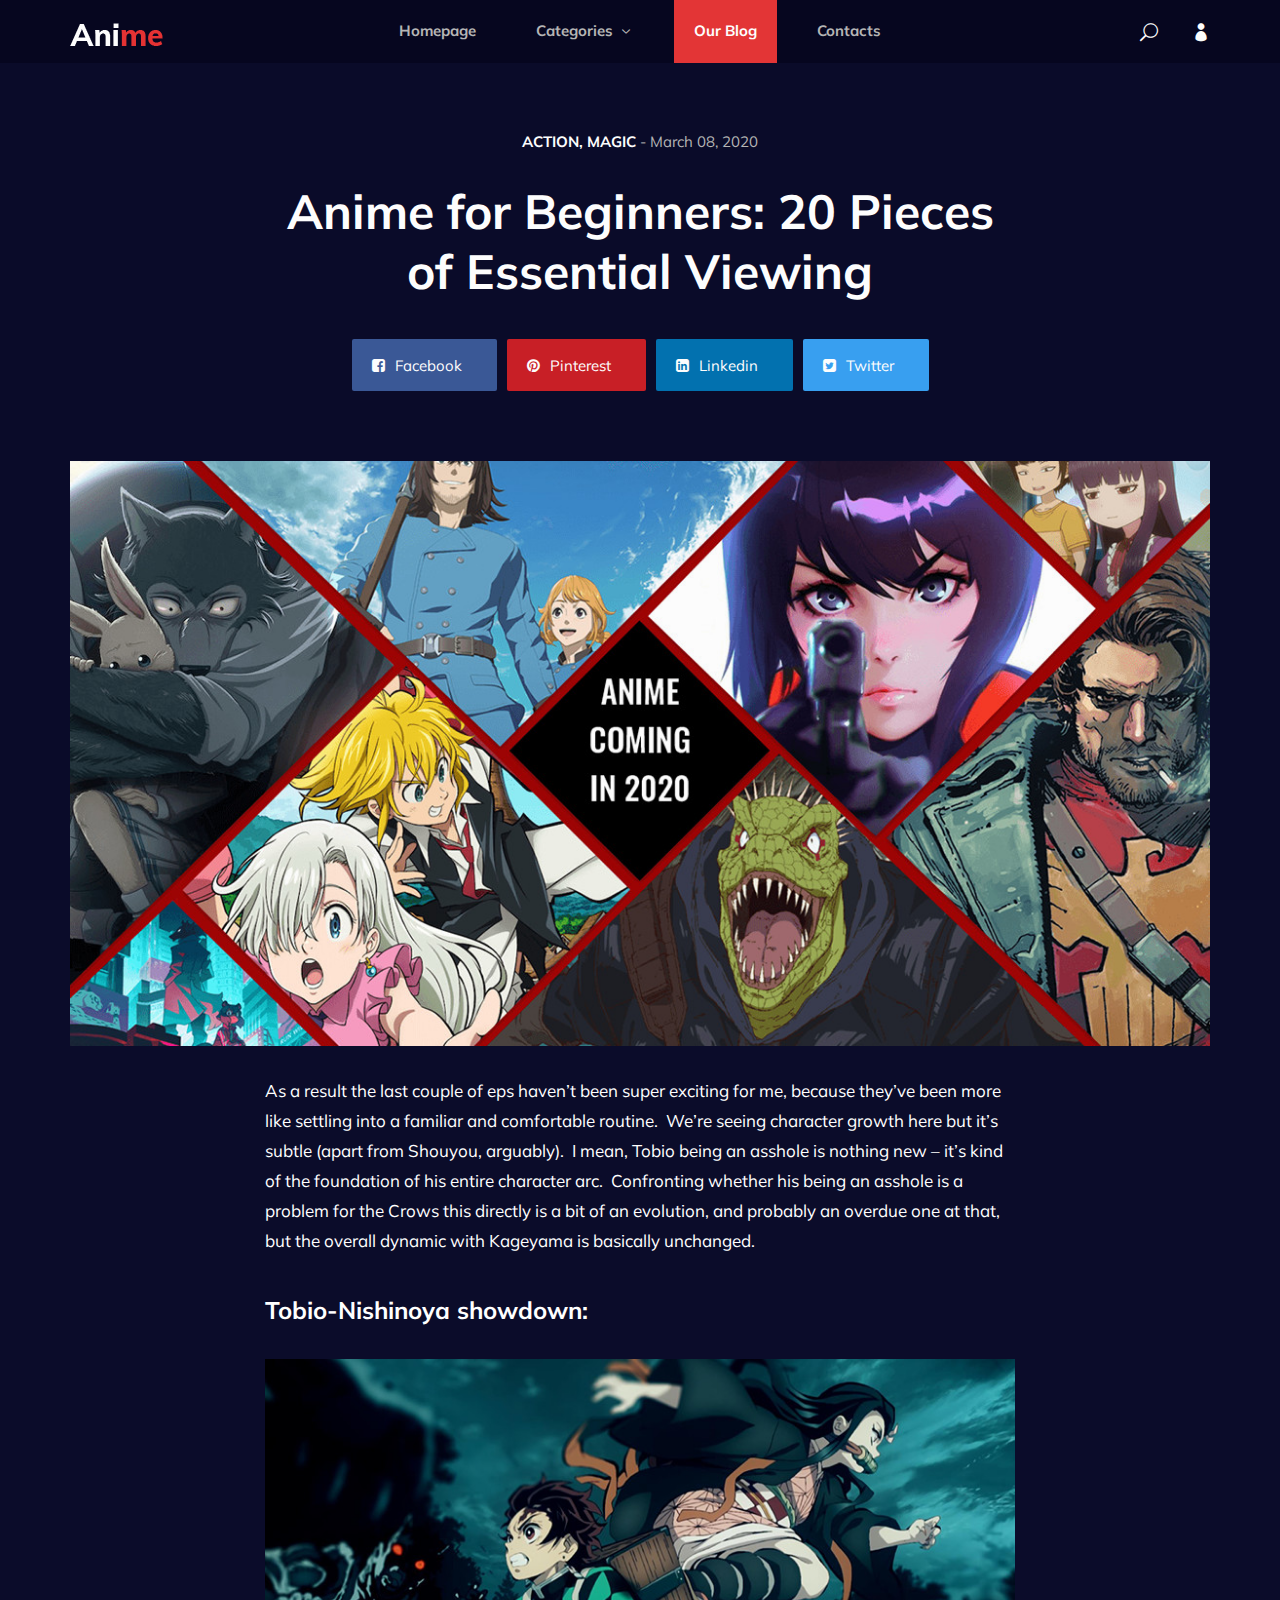
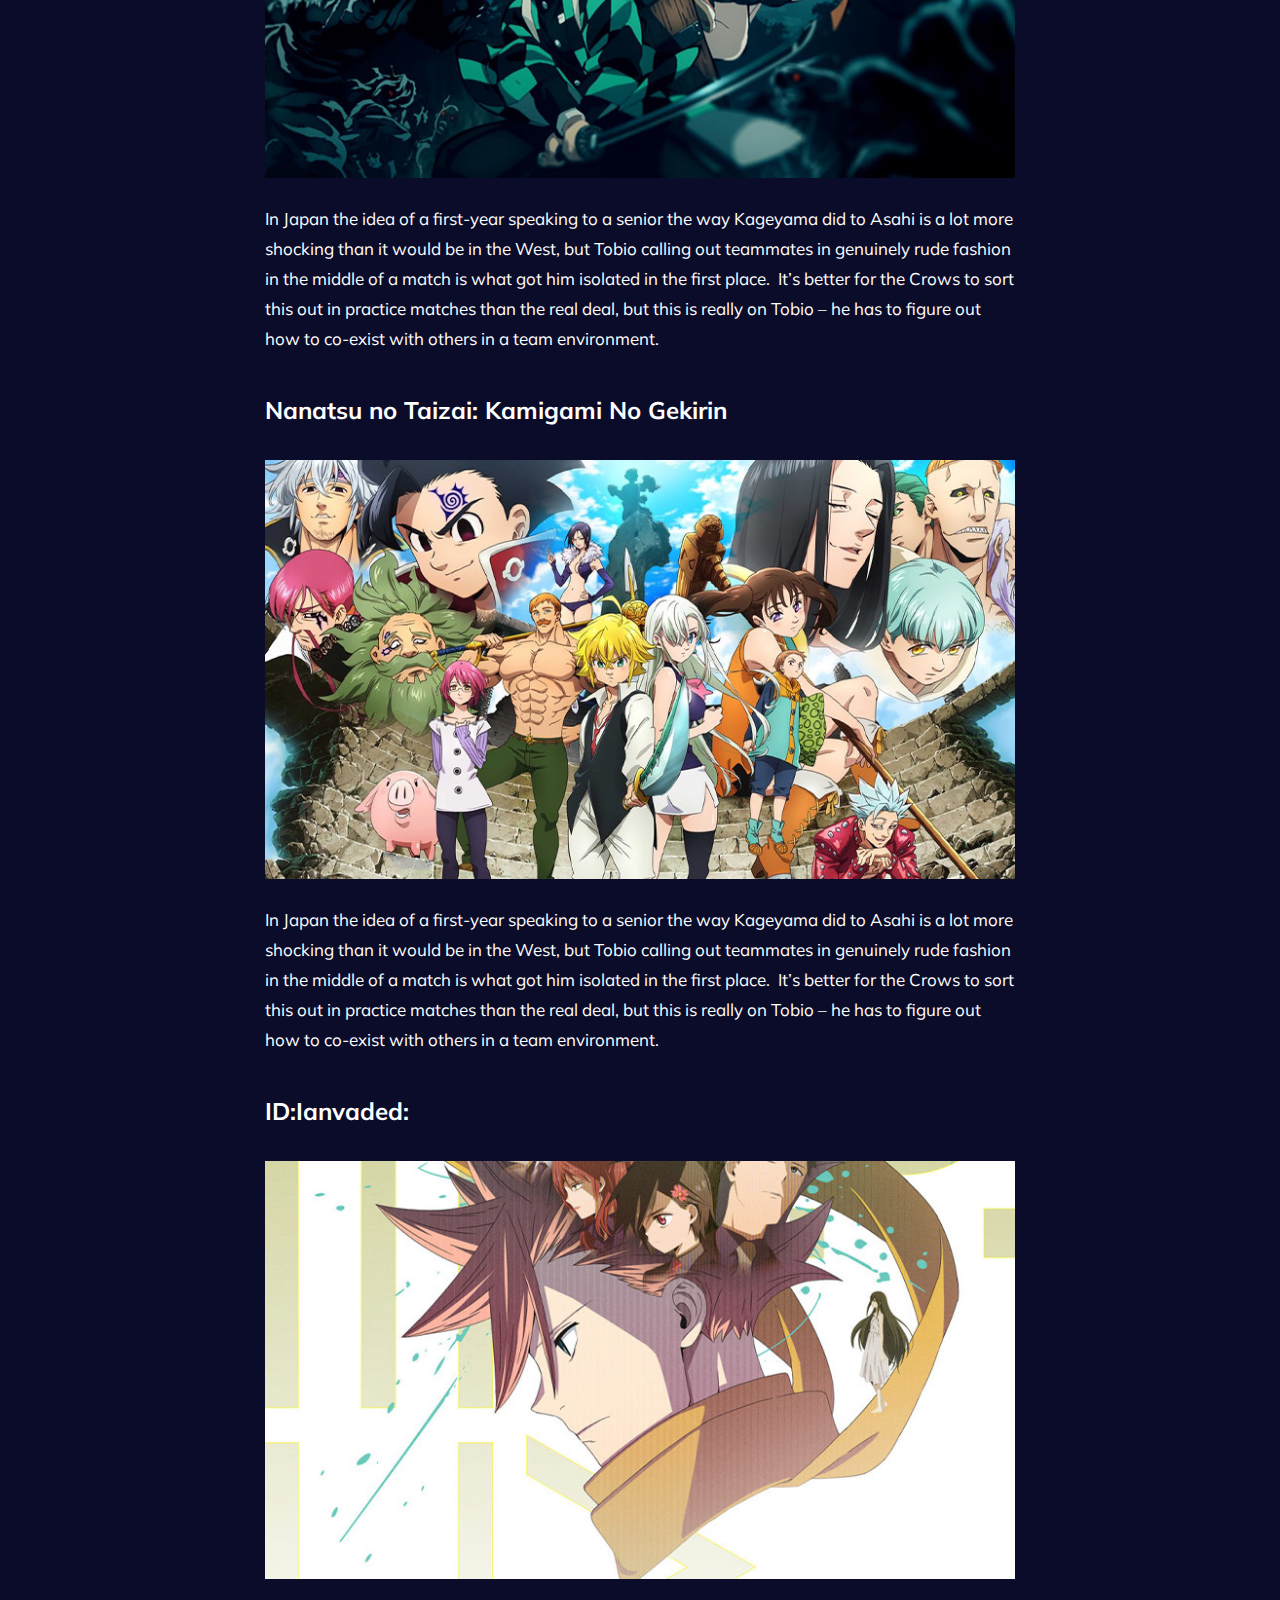
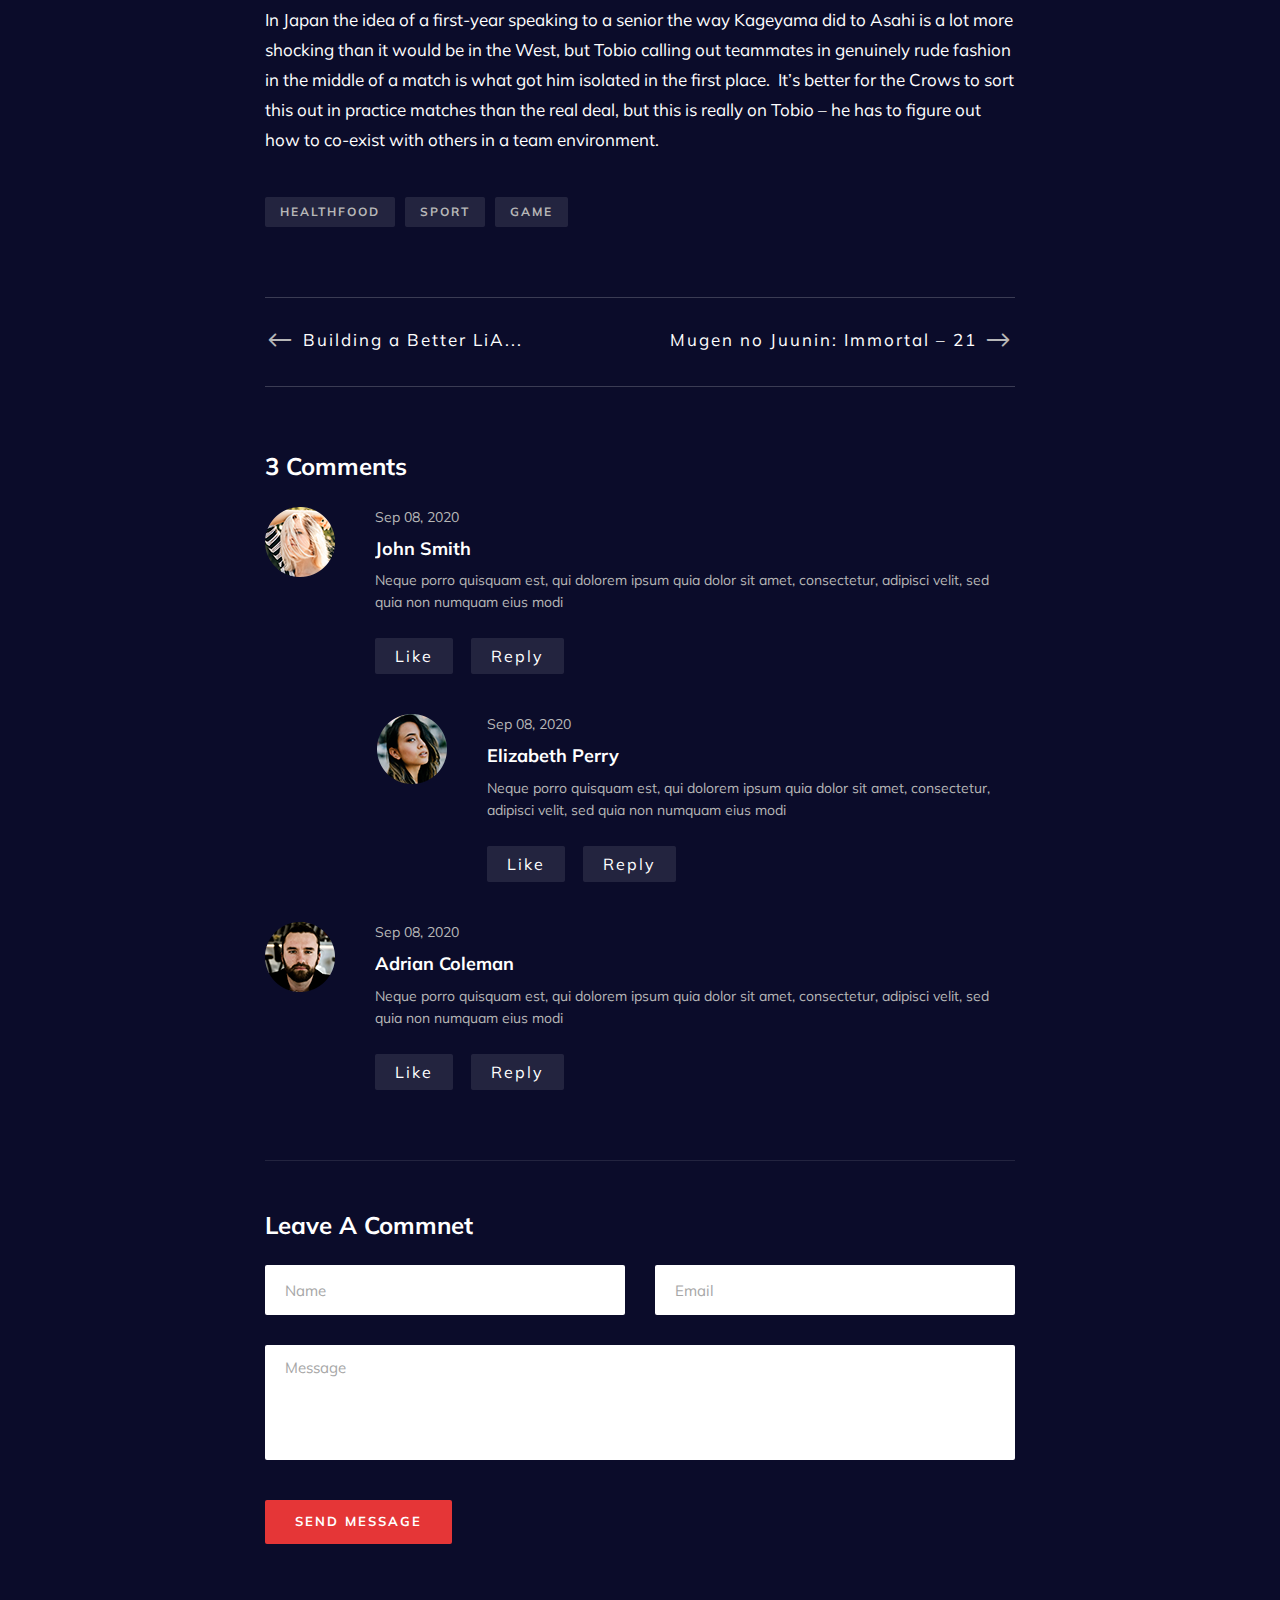
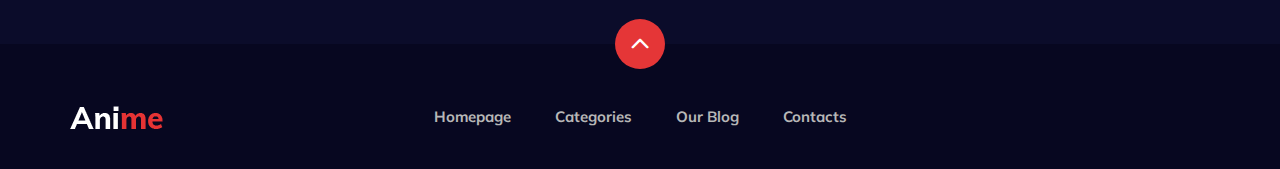
<file: ani main/blog-details.html>
<!DOCTYPE html>
<html lang="zxx">

<head>
    <meta charset="UTF-8">
    <meta name="description" content="Anime Template">
    <meta name="keywords" content="Anime, unica, creative, html">
    <meta name="viewport" content="width=device-width, initial-scale=1.0">
    <meta http-equiv="X-UA-Compatible" content="ie=edge">
    <title>Anime | Template</title>

    <!-- Google Font -->
    <link href="https://fonts.googleapis.com/css2?family=Oswald:wght@300;400;500;600;700&display=swap" rel="stylesheet">
    <link href="https://fonts.googleapis.com/css2?family=Mulish:wght@300;400;500;600;700;800;900&display=swap"
    rel="stylesheet">

    <!-- Css Styles -->
    <link rel="stylesheet" href="css/bootstrap.min.css" type="text/css">
    <link rel="stylesheet" href="css/font-awesome.min.css" type="text/css">
    <link rel="stylesheet" href="css/elegant-icons.css" type="text/css">
    <link rel="stylesheet" href="css/plyr.css" type="text/css">
    <link rel="stylesheet" href="css/nice-select.css" type="text/css">
    <link rel="stylesheet" href="css/owl.carousel.min.css" type="text/css">
    <link rel="stylesheet" href="css/slicknav.min.css" type="text/css">
    <link rel="stylesheet" href="css/style.css" type="text/css">
</head>

<body>
    <!-- Page Preloder -->
    <div id="preloder">
        <div class="loader"></div>
    </div>

    <!-- Header Section Begin -->
    <header class="header">
        <div class="container">
            <div class="row">
                <div class="col-lg-2">
                    <div class="header__logo">
                        <a href="./index.html">
                            <img src="img/logo.png" alt="">
                        </a>
                    </div>
                </div>
                <div class="col-lg-8">
                    <div class="header__nav">
                        <nav class="header__menu mobile-menu">
                            <ul>
                                <li><a href="./index.html">Homepage</a></li>
                                <li><a href="./categories.html">Categories <span class="arrow_carrot-down"></span></a>
                                    <ul class="dropdown">
                                        <li><a href="./categories.html">Categories</a></li>
                                        <li><a href="./anime-details.html">Anime Details</a></li>
                                        <li><a href="./anime-watching.html">Anime Watching</a></li>
                                        <li><a href="./blog-details.html">Blog Details</a></li>
                                        <li><a href="./signup.html">Sign Up</a></li>
                                        <li><a href="./login.html">Login</a></li>
                                    </ul>
                                </li>
                                <li class="active"><a href="./blog.html">Our Blog</a></li>
                                <li><a href="#">Contacts</a></li>
                            </ul>
                        </nav>
                    </div>
                </div>
                <div class="col-lg-2">
                    <div class="header__right">
                        <a href="#" class="search-switch"><span class="icon_search"></span></a>
                        <a href="./login.html"><span class="icon_profile"></span></a>
                    </div>
                </div>
            </div>
            <div id="mobile-menu-wrap"></div>
        </div>
    </header>
    <!-- Header End -->

    <!-- Blog Details Section Begin -->
    <section class="blog-details spad">
        <div class="container">
            <div class="row d-flex justify-content-center">
                <div class="col-lg-8">
                    <div class="blog__details__title">
                        <h6>Action, Magic <span>- March 08, 2020</span></h6>
                        <h2>Anime for Beginners: 20 Pieces of Essential Viewing</h2>
                        <div class="blog__details__social">
                            <a href="#" class="facebook"><i class="fa fa-facebook-square"></i> Facebook</a>
                            <a href="#" class="pinterest"><i class="fa fa-pinterest"></i> Pinterest</a>
                            <a href="#" class="linkedin"><i class="fa fa-linkedin-square"></i> Linkedin</a>
                            <a href="#" class="twitter"><i class="fa fa-twitter-square"></i> Twitter</a>
                        </div>
                    </div>
                </div>
                <div class="col-lg-12">
                    <div class="blog__details__pic">
                        <img src="img/blog/details/blog-details-pic.jpg" alt="">
                    </div>
                </div>
                <div class="col-lg-8">
                    <div class="blog__details__content">
                        <div class="blog__details__text">
                            <p>As a result the last couple of eps haven’t been super exciting for me, because they’ve
                                been more like settling into a familiar and comfortable routine.  We’re seeing character
                                growth here but it’s subtle (apart from Shouyou, arguably).  I mean, Tobio being an
                                asshole is nothing new – it’s kind of the foundation of his entire character arc. 
                                Confronting whether his being an asshole is a problem for the Crows this directly is a
                                bit of an evolution, and probably an overdue one at that, but the overall dynamic with
                            Kageyama is basically unchanged.</p>
                        </div>
                        <div class="blog__details__item__text">
                            <h4>Tobio-Nishinoya showdown:</h4>
                            <img src="img/blog/details/bd-item-1.jpg" alt="">
                            <p>In Japan the idea of a first-year speaking to a senior the way Kageyama did to Asahi is a
                                lot more shocking than it would be in the West, but Tobio calling out teammates in
                                genuinely rude fashion in the middle of a match is what got him isolated in the first
                                place.  It’s better for the Crows to sort this out in practice matches than the real
                                deal, but this is really on Tobio – he has to figure out how to co-exist with others in
                            a team environment.</p>
                        </div>
                        <div class="blog__details__item__text">
                            <h4>Nanatsu no Taizai: Kamigami No Gekirin</h4>
                            <img src="img/blog/details/bd-item-2.jpg" alt="">
                            <p>In Japan the idea of a first-year speaking to a senior the way Kageyama did to Asahi is a
                                lot more shocking than it would be in the West, but Tobio calling out teammates in
                                genuinely rude fashion in the middle of a match is what got him isolated in the first
                                place.  It’s better for the Crows to sort this out in practice matches than the real
                                deal, but this is really on Tobio – he has to figure out how to co-exist with others in
                            a team environment.</p>
                        </div>
                        <div class="blog__details__item__text">
                            <h4>ID:Ianvaded:</h4>
                            <img src="img/blog/details/bd-item-3.jpg" alt="">
                            <p>In Japan the idea of a first-year speaking to a senior the way Kageyama did to Asahi is a
                                lot more shocking than it would be in the West, but Tobio calling out teammates in
                                genuinely rude fashion in the middle of a match is what got him isolated in the first
                                place.  It’s better for the Crows to sort this out in practice matches than the real
                                deal, but this is really on Tobio – he has to figure out how to co-exist with others in
                            a team environment.</p>
                        </div>
                        <div class="blog__details__tags">
                            <a href="#">Healthfood</a>
                            <a href="#">Sport</a>
                            <a href="#">Game</a>
                        </div>
                        <div class="blog__details__btns">
                            <div class="row">
                                <div class="col-lg-6">
                                    <div class="blog__details__btns__item">
                                        <h5><a href="#"><span class="arrow_left"></span> Building a Better LiA...</a>
                                        </h5>
                                    </div>
                                </div>
                                <div class="col-lg-6">
                                    <div class="blog__details__btns__item next__btn">
                                        <h5><a href="#">Mugen no Juunin: Immortal – 21 <span
                                            class="arrow_right"></span></a></h5>
                                        </div>
                                    </div>
                                </div>
                            </div>
                            <div class="blog__details__comment">
                                <h4>3 Comments</h4>
                                <div class="blog__details__comment__item">
                                    <div class="blog__details__comment__item__pic">
                                        <img src="img/blog/details/comment-1.png" alt="">
                                    </div>
                                    <div class="blog__details__comment__item__text">
                                        <span>Sep 08, 2020</span>
                                        <h5>John Smith</h5>
                                        <p>Neque porro quisquam est, qui dolorem ipsum quia dolor sit amet, consectetur,
                                        adipisci velit, sed quia non numquam eius modi</p>
                                        <a href="#">Like</a>
                                        <a href="#">Reply</a>
                                    </div>
                                </div>
                                <div class="blog__details__comment__item blog__details__comment__item--reply">
                                    <div class="blog__details__comment__item__pic">
                                        <img src="img/blog/details/comment-2.png" alt="">
                                    </div>
                                    <div class="blog__details__comment__item__text">
                                        <span>Sep 08, 2020</span>
                                        <h5>Elizabeth Perry</h5>
                                        <p>Neque porro quisquam est, qui dolorem ipsum quia dolor sit amet, consectetur,
                                        adipisci velit, sed quia non numquam eius modi</p>
                                        <a href="#">Like</a>
                                        <a href="#">Reply</a>
                                    </div>
                                </div>
                                <div class="blog__details__comment__item">
                                    <div class="blog__details__comment__item__pic">
                                        <img src="img/blog/details/comment-3.png" alt="">
                                    </div>
                                    <div class="blog__details__comment__item__text">
                                        <span>Sep 08, 2020</span>
                                        <h5>Adrian Coleman</h5>
                                        <p>Neque porro quisquam est, qui dolorem ipsum quia dolor sit amet, consectetur,
                                        adipisci velit, sed quia non numquam eius modi</p>
                                        <a href="#">Like</a>
                                        <a href="#">Reply</a>
                                    </div>
                                </div>
                            </div>
                            <div class="blog__details__form">
                                <h4>Leave A Commnet</h4>
                                <form action="#">
                                    <div class="row">
                                        <div class="col-lg-6 col-md-6 col-sm-6">
                                            <input type="text" placeholder="Name">
                                        </div>
                                        <div class="col-lg-6 col-md-6 col-sm-6">
                                            <input type="text" placeholder="Email">
                                        </div>
                                        <div class="col-lg-12">
                                            <textarea placeholder="Message"></textarea>
                                            <button type="submit" class="site-btn">Send Message</button>
                                        </div>
                                    </div>
                                </form>
                            </div>
                        </div>
                    </div>
                </div>
            </div>
        </section>
        <!-- Blog Details Section End -->

        <!-- Footer Section Begin -->
        <footer class="footer">
            <div class="page-up">
                <a href="#" id="scrollToTopButton"><span class="arrow_carrot-up"></span></a>
            </div>
            <div class="container">
                <div class="row">
                    <div class="col-lg-3">
                        <div class="footer__logo">
                            <a href="./index.html"><img src="img/logo.png" alt=""></a>
                        </div>
                    </div>
                    <div class="col-lg-6">
                        <div class="footer__nav">
                            <ul>
                                <li class="active"><a href="./index.html">Homepage</a></li>
                                <li><a href="./categories.html">Categories</a></li>
                                <li><a href="./blog.html">Our Blog</a></li>
                                <li><a href="#">Contacts</a></li>
                            </ul>
                        </div>
                    </div>
                    <div class="col-lg-3">
                        

                      </div>
                  </div>
              </div>
          </footer>
          <!-- Footer Section End -->

          <!-- Search model Begin -->
          <div class="search-model">
            <div class="h-100 d-flex align-items-center justify-content-center">
                <div class="search-close-switch"><i class="icon_close"></i></div>
                <form class="search-model-form">
                    <input type="text" id="search-input" placeholder="Search here.....">
                </form>
            </div>
        </div>
        <!-- Search model end -->

        <!-- Js Plugins -->
        <script src="js/jquery-3.3.1.min.js"></script>
        <script src="js/bootstrap.min.js"></script>
        <script src="js/player.js"></script>
        <script src="js/jquery.nice-select.min.js"></script>
        <script src="js/mixitup.min.js"></script>
        <script src="js/jquery.slicknav.js"></script>
        <script src="js/owl.carousel.min.js"></script>
        <script src="js/main.js"></script>

    </body>

    </html>
</file>
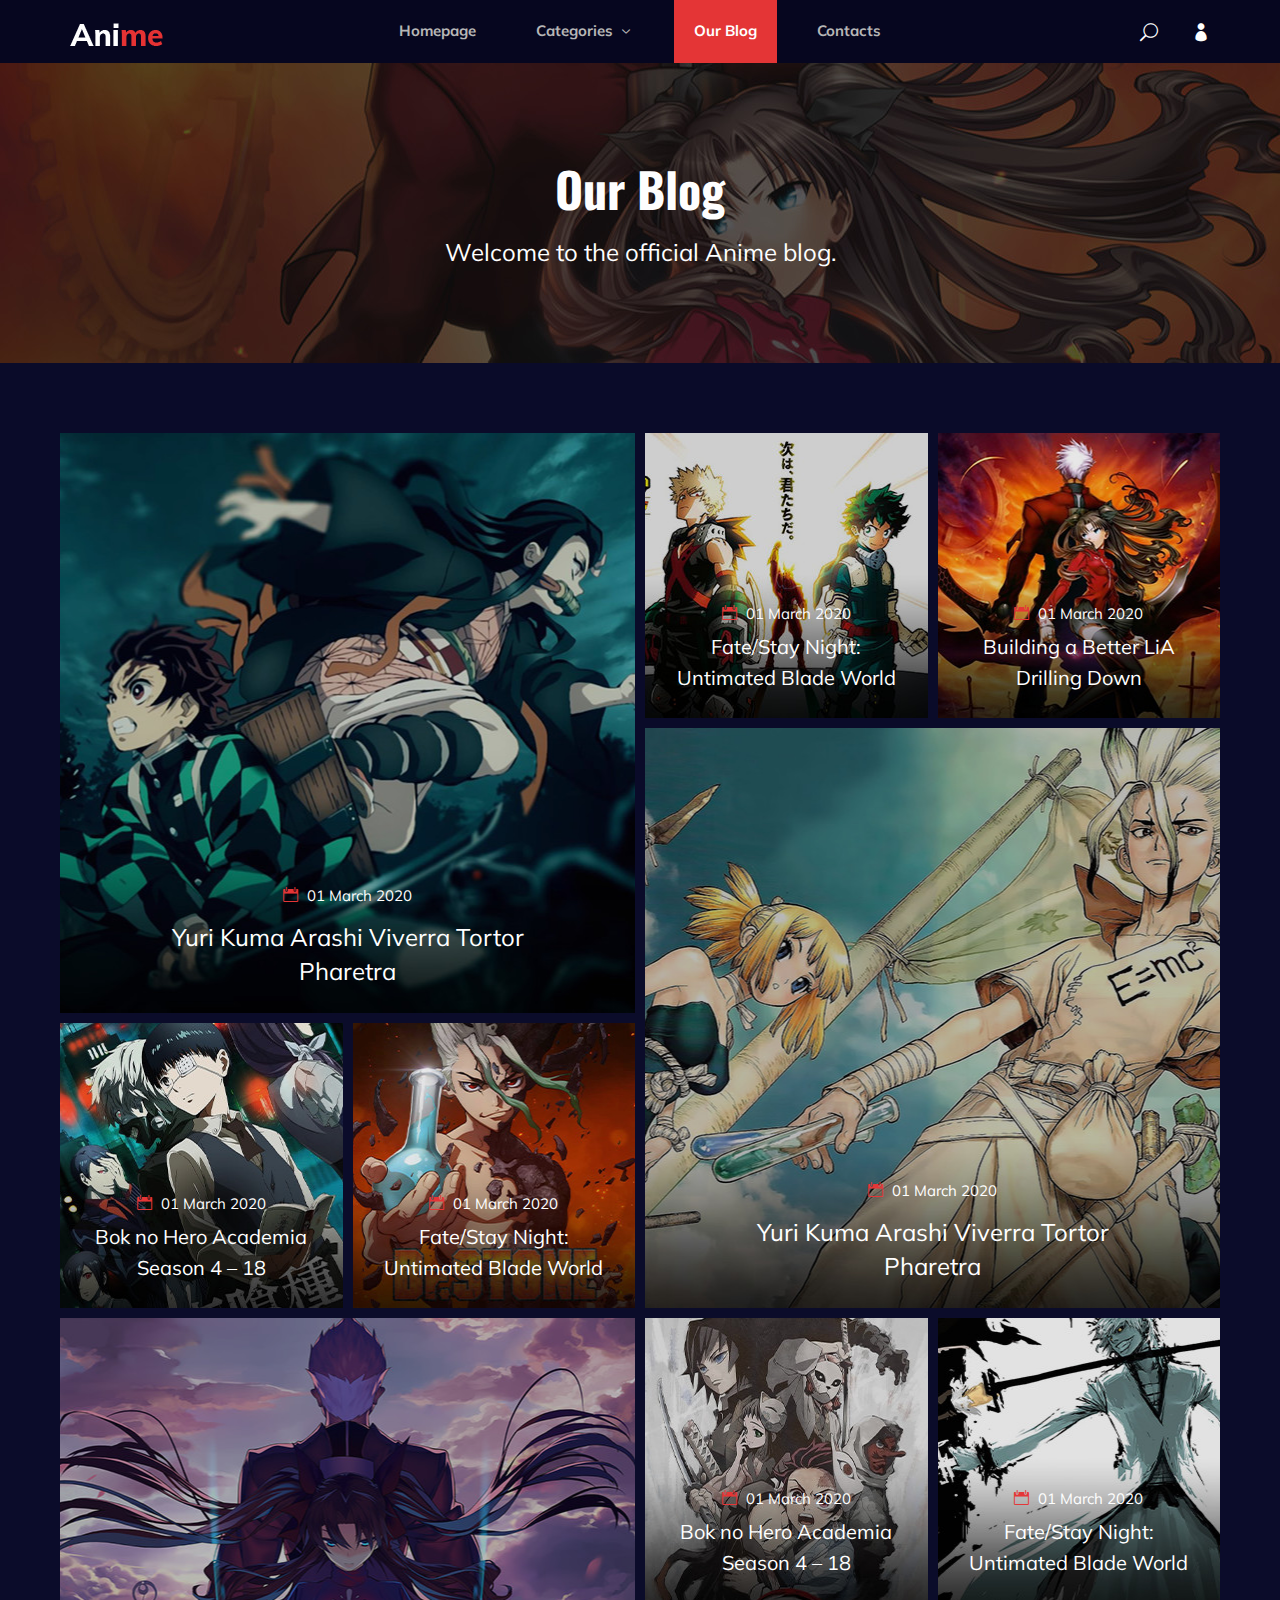
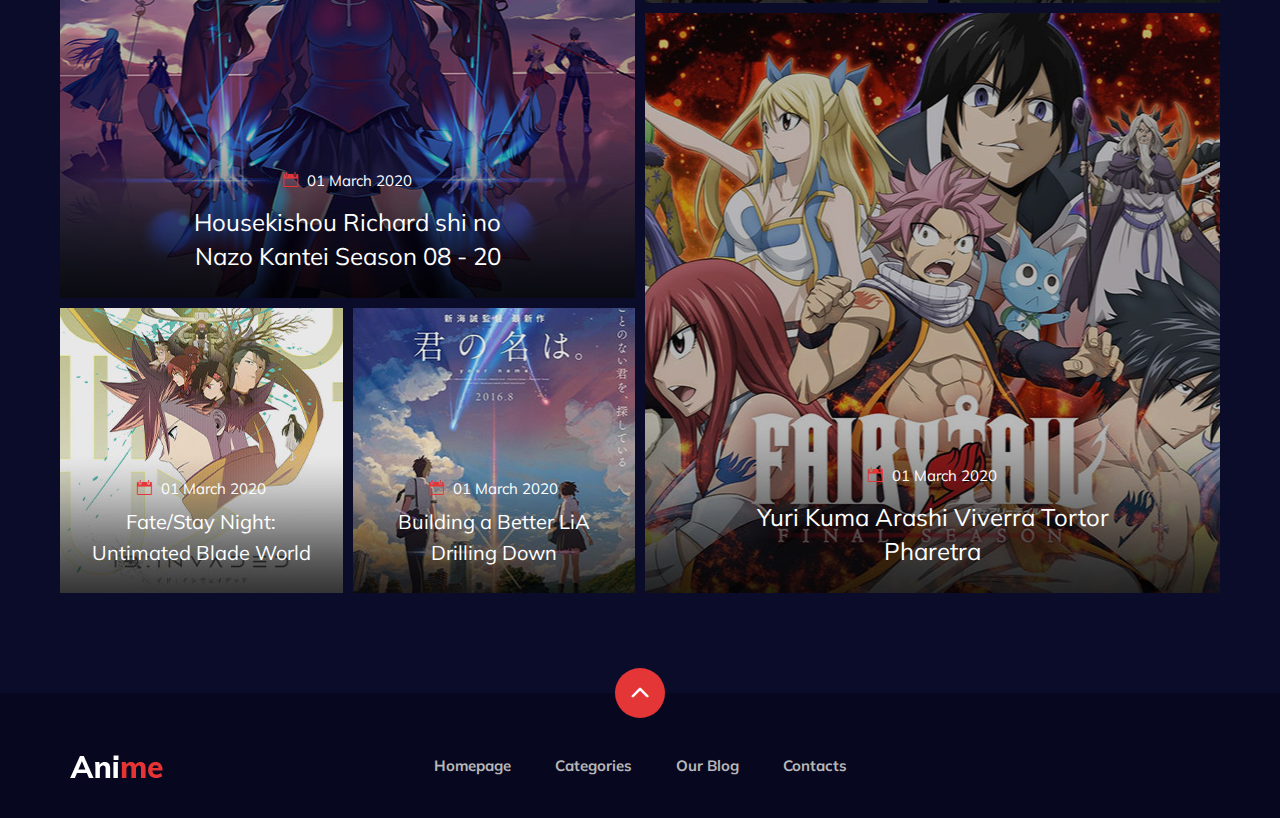
<file: ani main/blog.html>
<!DOCTYPE html>
<html lang="zxx">

<head>
    <meta charset="UTF-8">
    <meta name="description" content="Anime Template">
    <meta name="keywords" content="Anime, unica, creative, html">
    <meta name="viewport" content="width=device-width, initial-scale=1.0">
    <meta http-equiv="X-UA-Compatible" content="ie=edge">
    <title>Anime | Template</title>

    <!-- Google Font -->
    <link href="https://fonts.googleapis.com/css2?family=Oswald:wght@300;400;500;600;700&display=swap" rel="stylesheet">
    <link href="https://fonts.googleapis.com/css2?family=Mulish:wght@300;400;500;600;700;800;900&display=swap"
    rel="stylesheet">

    <!-- Css Styles -->
    <link rel="stylesheet" href="css/bootstrap.min.css" type="text/css">
    <link rel="stylesheet" href="css/font-awesome.min.css" type="text/css">
    <link rel="stylesheet" href="css/elegant-icons.css" type="text/css">
    <link rel="stylesheet" href="css/plyr.css" type="text/css">
    <link rel="stylesheet" href="css/nice-select.css" type="text/css">
    <link rel="stylesheet" href="css/owl.carousel.min.css" type="text/css">
    <link rel="stylesheet" href="css/slicknav.min.css" type="text/css">
    <link rel="stylesheet" href="css/style.css" type="text/css">
</head>

<body>
    <!-- Page Preloder -->
    <div id="preloder">
        <div class="loader"></div>
    </div>

    <!-- Header Section Begin -->
    <header class="header">
        <div class="container">
            <div class="row">
                <div class="col-lg-2">
                    <div class="header__logo">
                        <a href="./index.html">
                            <img src="img/logo.png" alt="">
                        </a>
                    </div>
                </div>
                <div class="col-lg-8">
                    <div class="header__nav">
                        <nav class="header__menu mobile-menu">
                            <ul>
                                <li><a href="./index.html">Homepage</a></li>
                                <li><a href="./categories.html">Categories <span class="arrow_carrot-down"></span></a>
                                    <ul class="dropdown">
                                        <li><a href="./categories.html">Categories</a></li>
                                        <li><a href="./anime-details.html">Anime Details</a></li>
                                        <li><a href="./anime-watching.html">Anime Watching</a></li>
                                        <li><a href="./blog-details.html">Blog Details</a></li>
                                        <li><a href="./signup.html">Sign Up</a></li>
                                        <li><a href="./login.html">Login</a></li>
                                    </ul>
                                </li>
                                <li class="active"><a href="./blog.html">Our Blog</a></li>
                                <li><a href="#">Contacts</a></li>
                            </ul>
                        </nav>
                    </div>
                </div>
                <div class="col-lg-2">
                    <div class="header__right">
                        <a href="#" class="search-switch"><span class="icon_search"></span></a>
                        <a href="./login.html"><span class="icon_profile"></span></a>
                    </div>
                </div>
            </div>
            <div id="mobile-menu-wrap"></div>
        </div>
    </header>
    <!-- Header End -->

    <!-- Normal Breadcrumb Begin -->
    <section class="normal-breadcrumb set-bg" data-setbg="img/normal-breadcrumb.jpg">
        <div class="container">
            <div class="row">
                <div class="col-lg-12 text-center">
                    <div class="normal__breadcrumb__text">
                        <h2>Our Blog</h2>
                        <p>Welcome to the official Anime blog.</p>
                    </div>
                </div>
            </div>
        </div>
    </section>
    <!-- Normal Breadcrumb End -->

    <!-- Blog Section Begin -->
    <section class="blog spad">
        <div class="container">
            <div class="row">
                <div class="col-lg-6">
                    <div class="row">
                        <div class="col-lg-12">
                            <div class="blog__item set-bg" data-setbg="img/blog/blog-1.jpg">
                                <div class="blog__item__text">
                                    <p><span class="icon_calendar"></span> 01 March 2020</p>
                                    <h4><a href="#">Yuri Kuma Arashi Viverra Tortor Pharetra</a></h4>
                                </div>
                            </div>
                        </div>
                        <div class="col-lg-6 col-md-6 col-sm-6">
                            <div class="blog__item small__item set-bg" data-setbg="img/blog/blog-4.jpg">
                                <div class="blog__item__text">
                                    <p><span class="icon_calendar"></span> 01 March 2020</p>
                                    <h4><a href="#">Bok no Hero Academia Season 4 – 18</a></h4>
                                </div>
                            </div>
                        </div>
                        <div class="col-lg-6 col-md-6 col-sm-6">
                            <div class="blog__item small__item set-bg" data-setbg="img/blog/blog-5.jpg">
                                <div class="blog__item__text">
                                    <p><span class="icon_calendar"></span> 01 March 2020</p>
                                    <h4><a href="#">Fate/Stay Night: Untimated Blade World</a></h4>
                                </div>
                            </div>
                        </div>
                        <div class="col-lg-12">
                            <div class="blog__item set-bg" data-setbg="img/blog/blog-7.jpg">
                                <div class="blog__item__text">
                                    <p><span class="icon_calendar"></span> 01 March 2020</p>
                                    <h4><a href="#">Housekishou Richard shi no Nazo Kantei Season 08 - 20</a></h4>
                                </div>
                            </div>
                        </div>
                        <div class="col-lg-6 col-md-6 col-sm-6">
                            <div class="blog__item small__item set-bg" data-setbg="img/blog/blog-10.jpg">
                                <div class="blog__item__text">
                                    <p><span class="icon_calendar"></span> 01 March 2020</p>
                                    <h4><a href="#">Fate/Stay Night: Untimated Blade World</a></h4>
                                </div>
                            </div>
                        </div>
                        <div class="col-lg-6 col-md-6 col-sm-6">
                            <div class="blog__item small__item set-bg" data-setbg="img/blog/blog-11.jpg">
                                <div class="blog__item__text">
                                    <p><span class="icon_calendar"></span> 01 March 2020</p>
                                    <h4><a href="#">Building a Better LiA Drilling Down</a></h4>
                                </div>
                            </div>
                        </div>
                    </div>
                </div>
                <div class="col-lg-6">
                    <div class="row">
                        <div class="col-lg-6 col-md-6 col-sm-6">
                            <div class="blog__item small__item set-bg" data-setbg="img/blog/blog-2.jpg">
                                <div class="blog__item__text">
                                    <p><span class="icon_calendar"></span> 01 March 2020</p>
                                    <h4><a href="#">Fate/Stay Night: Untimated Blade World</a></h4>
                                </div>
                            </div>
                        </div>
                        <div class="col-lg-6 col-md-6 col-sm-6">
                            <div class="blog__item small__item set-bg" data-setbg="img/blog/blog-3.jpg">
                                <div class="blog__item__text">
                                    <p><span class="icon_calendar"></span> 01 March 2020</p>
                                    <h4><a href="#">Building a Better LiA Drilling Down</a></h4>
                                </div>
                            </div>
                        </div>
                        <div class="col-lg-12">
                            <div class="blog__item set-bg" data-setbg="img/blog/blog-6.jpg">
                                <div class="blog__item__text">
                                    <p><span class="icon_calendar"></span> 01 March 2020</p>
                                    <h4><a href="#">Yuri Kuma Arashi Viverra Tortor Pharetra</a></h4>
                                </div>
                            </div>
                        </div>
                        <div class="col-lg-6 col-md-6 col-sm-6">
                            <div class="blog__item small__item set-bg" data-setbg="img/blog/blog-8.jpg">
                                <div class="blog__item__text">
                                    <p><span class="icon_calendar"></span> 01 March 2020</p>
                                    <h4><a href="#">Bok no Hero Academia Season 4 – 18</a></h4>
                                </div>
                            </div>
                        </div>
                        <div class="col-lg-6 col-md-6 col-sm-6">
                            <div class="blog__item small__item set-bg" data-setbg="img/blog/blog-9.jpg">
                                <div class="blog__item__text">
                                    <p><span class="icon_calendar"></span> 01 March 2020</p>
                                    <h4><a href="#">Fate/Stay Night: Untimated Blade World</a></h4>
                                </div>
                            </div>
                        </div>
                        <div class="col-lg-12">
                            <div class="blog__item set-bg" data-setbg="img/blog/blog-12.jpg">
                                <div class="blog__item__text">
                                    <p><span class="icon_calendar"></span> 01 March 2020</p>
                                    <h4><a href="#">Yuri Kuma Arashi Viverra Tortor Pharetra</a></h4>
                                </div>
                            </div>
                        </div>
                    </div>
                </div>
            </div>
        </div>
    </section>
    <!-- Blog Section End -->

    <!-- Footer Section Begin -->
    <footer class="footer">
        <div class="page-up">
            <a href="#" id="scrollToTopButton"><span class="arrow_carrot-up"></span></a>
        </div>
        <div class="container">
            <div class="row">
                <div class="col-lg-3">
                    <div class="footer__logo">
                        <a href="./index.html"><img src="img/logo.png" alt=""></a>
                    </div>
                </div>
                <div class="col-lg-6">
                    <div class="footer__nav">
                        <ul>
                            <li class="active"><a href="./index.html">Homepage</a></li>
                            <li><a href="./categories.html">Categories</a></li>
                            <li><a href="./blog.html">Our Blog</a></li>
                            <li><a href="#">Contacts</a></li>
                        </ul>
                    </div>
                </div>
                <div class="col-lg-3">
                    

                  </div>
              </div>
          </div>
      </footer>
      <!-- Footer Section End -->

      <!-- Search model Begin -->
      <div class="search-model">
        <div class="h-100 d-flex align-items-center justify-content-center">
            <div class="search-close-switch"><i class="icon_close"></i></div>
            <form class="search-model-form">
                <input type="text" id="search-input" placeholder="Search here.....">
            </form>
        </div>
    </div>
    <!-- Search model end -->

    <!-- Js Plugins -->
    <script src="js/jquery-3.3.1.min.js"></script>
    <script src="js/bootstrap.min.js"></script>
    <script src="js/player.js"></script>
    <script src="js/jquery.nice-select.min.js"></script>
    <script src="js/mixitup.min.js"></script>
    <script src="js/jquery.slicknav.js"></script>
    <script src="js/owl.carousel.min.js"></script>
    <script src="js/main.js"></script>

</body>

</html>
</file>
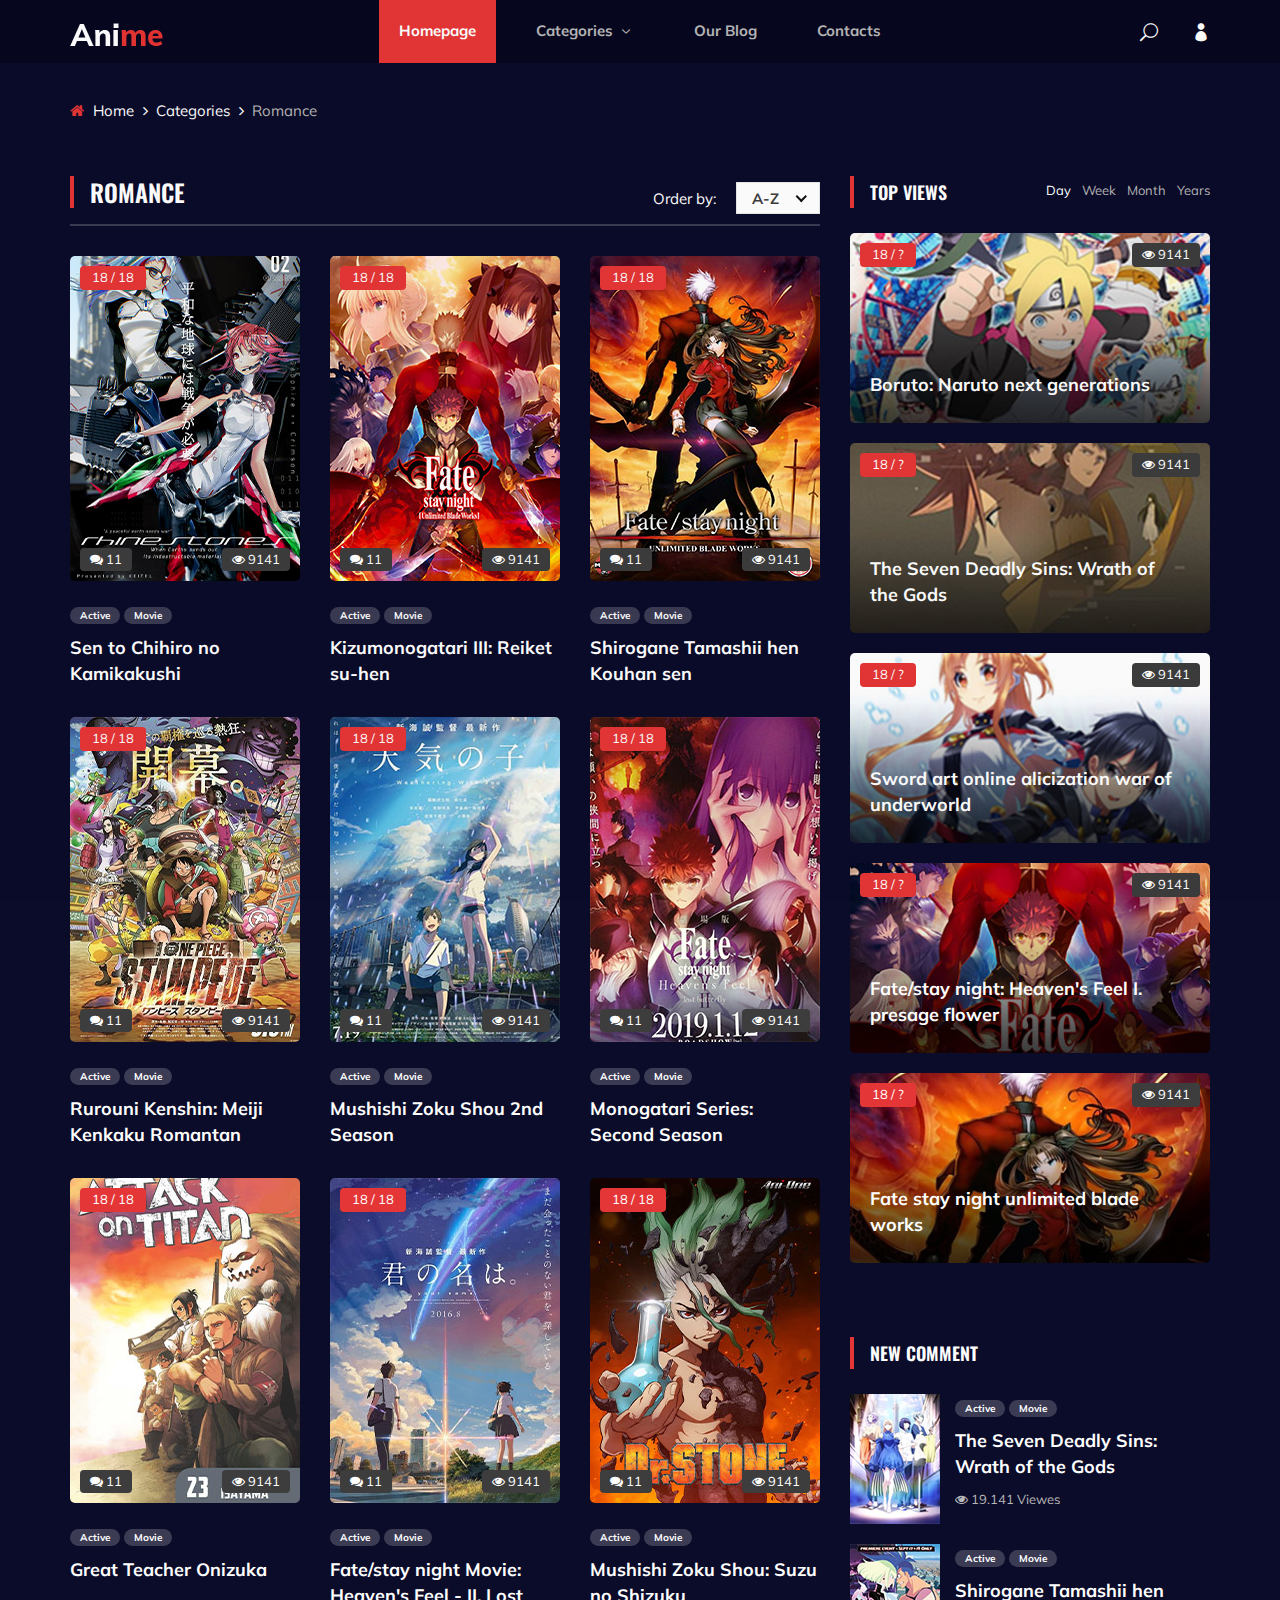
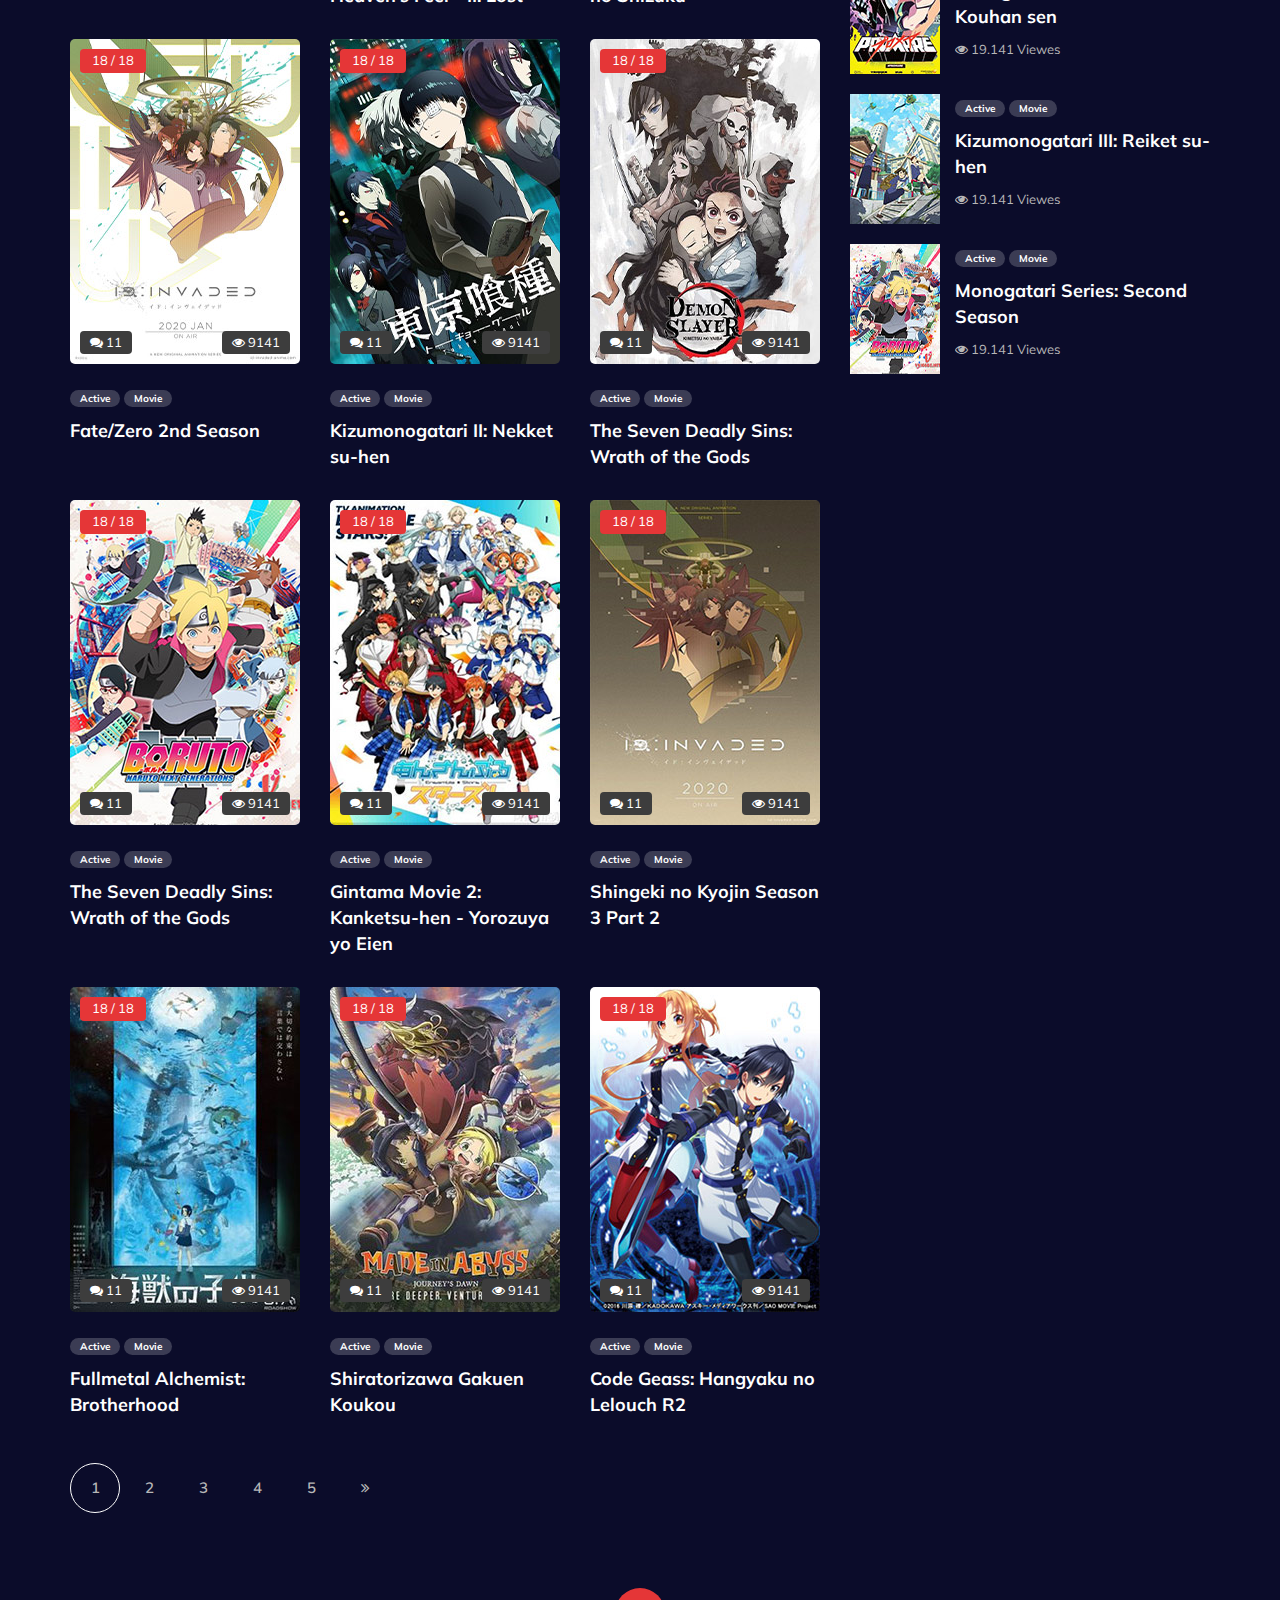
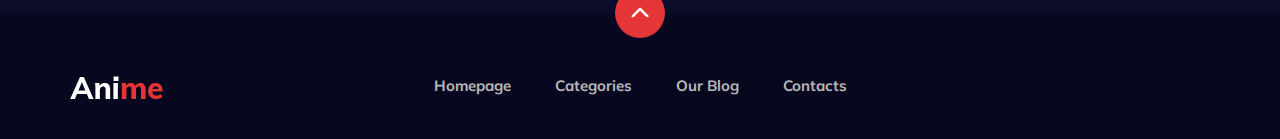
<file: ani main/categories.html>
<!DOCTYPE html>
<html lang="zxx">

<head>
    <meta charset="UTF-8">
    <meta name="description" content="Anime Template">
    <meta name="keywords" content="Anime, unica, creative, html">
    <meta name="viewport" content="width=device-width, initial-scale=1.0">
    <meta http-equiv="X-UA-Compatible" content="ie=edge">
    <title>Anime | Template</title>

    <!-- Google Font -->
    <link href="https://fonts.googleapis.com/css2?family=Oswald:wght@300;400;500;600;700&display=swap" rel="stylesheet">
    <link href="https://fonts.googleapis.com/css2?family=Mulish:wght@300;400;500;600;700;800;900&display=swap"
    rel="stylesheet">

    <!-- Css Styles -->
    <link rel="stylesheet" href="css/bootstrap.min.css" type="text/css">
    <link rel="stylesheet" href="css/font-awesome.min.css" type="text/css">
    <link rel="stylesheet" href="css/elegant-icons.css" type="text/css">
    <link rel="stylesheet" href="css/plyr.css" type="text/css">
    <link rel="stylesheet" href="css/nice-select.css" type="text/css">
    <link rel="stylesheet" href="css/owl.carousel.min.css" type="text/css">
    <link rel="stylesheet" href="css/slicknav.min.css" type="text/css">
    <link rel="stylesheet" href="css/style.css" type="text/css">
</head>

<body>
    <!-- Page Preloder -->
    <div id="preloder">
        <div class="loader"></div>
    </div>

    <!-- Header Section Begin -->
    <header class="header">
        <div class="container">
            <div class="row">
                <div class="col-lg-2">
                    <div class="header__logo">
                        <a href="./index.html">
                            <img src="img/logo.png" alt="">
                        </a>
                    </div>
                </div>
                <div class="col-lg-8">
                    <div class="header__nav">
                        <nav class="header__menu mobile-menu">
                            <ul>
                                <li class="active"><a href="./index.html">Homepage</a></li>
                                <li><a href="./categories.html">Categories <span class="arrow_carrot-down"></span></a>
                                    <ul class="dropdown">
                                        <li><a href="./categories.html">Categories</a></li>
                                        <li><a href="./anime-details.html">Anime Details</a></li>
                                        <li><a href="./anime-watching.html">Anime Watching</a></li>
                                        <li><a href="./blog-details.html">Blog Details</a></li>
                                        <li><a href="./signup.html">Sign Up</a></li>
                                        <li><a href="./login.html">Login</a></li>
                                    </ul>
                                </li>
                                <li><a href="./blog.html">Our Blog</a></li>
                                <li><a href="#">Contacts</a></li>
                            </ul>
                        </nav>
                    </div>
                </div>
                <div class="col-lg-2">
                    <div class="header__right">
                        <a href="#" class="search-switch"><span class="icon_search"></span></a>
                        <a href="./login.html"><span class="icon_profile"></span></a>
                    </div>
                </div>
            </div>
            <div id="mobile-menu-wrap"></div>
        </div>
    </header>
    <!-- Header End -->

    <!-- Breadcrumb Begin -->
    <div class="breadcrumb-option">
        <div class="container">
            <div class="row">
                <div class="col-lg-12">
                    <div class="breadcrumb__links">
                        <a href="./index.html"><i class="fa fa-home"></i> Home</a>
                        <a href="./categories.html">Categories</a>
                        <span>Romance</span>
                    </div>
                </div>
            </div>
        </div>
    </div>
    <!-- Breadcrumb End -->

    <!-- Product Section Begin -->
    <section class="product-page spad">
        <div class="container">
            <div class="row">
                <div class="col-lg-8">
                    <div class="product__page__content">
                        <div class="product__page__title">
                            <div class="row">
                                <div class="col-lg-8 col-md-8 col-sm-6">
                                    <div class="section-title">
                                        <h4>Romance</h4>
                                    </div>
                                </div>
                                <div class="col-lg-4 col-md-4 col-sm-6">
                                    <div class="product__page__filter">
                                        <p>Order by:</p>
                                        <select>
                                            <option value="">A-Z</option>
                                            <option value="">1-10</option>
                                            <option value="">10-50</option>
                                        </select>
                                    </div>
                                </div>
                            </div>
                        </div>
                        <div class="row">
                            <div class="col-lg-4 col-md-6 col-sm-6">
                                <div class="product__item">
                                    <div class="product__item__pic set-bg" data-setbg="img/popular/popular-1.jpg">
                                        <div class="ep">18 / 18</div>
                                        <div class="comment"><i class="fa fa-comments"></i> 11</div>
                                        <div class="view"><i class="fa fa-eye"></i> 9141</div>
                                    </div>
                                    <div class="product__item__text">
                                        <ul>
                                            <li>Active</li>
                                            <li>Movie</li>
                                        </ul>
                                        <h5><a href="#">Sen to Chihiro no Kamikakushi</a></h5>
                                    </div>
                                </div>
                            </div>
                            <div class="col-lg-4 col-md-6 col-sm-6">
                                <div class="product__item">
                                    <div class="product__item__pic set-bg" data-setbg="img/popular/popular-2.jpg">
                                        <div class="ep">18 / 18</div>
                                        <div class="comment"><i class="fa fa-comments"></i> 11</div>
                                        <div class="view"><i class="fa fa-eye"></i> 9141</div>
                                    </div>
                                    <div class="product__item__text">
                                        <ul>
                                            <li>Active</li>
                                            <li>Movie</li>
                                        </ul>
                                        <h5><a href="#">Kizumonogatari III: Reiket su-hen</a></h5>
                                    </div>
                                </div>
                            </div>
                            <div class="col-lg-4 col-md-6 col-sm-6">
                                <div class="product__item">
                                    <div class="product__item__pic set-bg" data-setbg="img/popular/popular-3.jpg">
                                        <div class="ep">18 / 18</div>
                                        <div class="comment"><i class="fa fa-comments"></i> 11</div>
                                        <div class="view"><i class="fa fa-eye"></i> 9141</div>
                                    </div>
                                    <div class="product__item__text">
                                        <ul>
                                            <li>Active</li>
                                            <li>Movie</li>
                                        </ul>
                                        <h5><a href="#">Shirogane Tamashii hen Kouhan sen</a></h5>
                                    </div>
                                </div>
                            </div>
                            <div class="col-lg-4 col-md-6 col-sm-6">
                                <div class="product__item">
                                    <div class="product__item__pic set-bg" data-setbg="img/popular/popular-4.jpg">
                                        <div class="ep">18 / 18</div>
                                        <div class="comment"><i class="fa fa-comments"></i> 11</div>
                                        <div class="view"><i class="fa fa-eye"></i> 9141</div>
                                    </div>
                                    <div class="product__item__text">
                                        <ul>
                                            <li>Active</li>
                                            <li>Movie</li>
                                        </ul>
                                        <h5><a href="#">Rurouni Kenshin: Meiji Kenkaku Romantan</a></h5>
                                    </div>
                                </div>
                            </div>
                            <div class="col-lg-4 col-md-6 col-sm-6">
                                <div class="product__item">
                                    <div class="product__item__pic set-bg" data-setbg="img/popular/popular-5.jpg">
                                        <div class="ep">18 / 18</div>
                                        <div class="comment"><i class="fa fa-comments"></i> 11</div>
                                        <div class="view"><i class="fa fa-eye"></i> 9141</div>
                                    </div>
                                    <div class="product__item__text">
                                        <ul>
                                            <li>Active</li>
                                            <li>Movie</li>
                                        </ul>
                                        <h5><a href="#">Mushishi Zoku Shou 2nd Season</a></h5>
                                    </div>
                                </div>
                            </div>
                            <div class="col-lg-4 col-md-6 col-sm-6">
                                <div class="product__item">
                                    <div class="product__item__pic set-bg" data-setbg="img/popular/popular-6.jpg">
                                        <div class="ep">18 / 18</div>
                                        <div class="comment"><i class="fa fa-comments"></i> 11</div>
                                        <div class="view"><i class="fa fa-eye"></i> 9141</div>
                                    </div>
                                    <div class="product__item__text">
                                        <ul>
                                            <li>Active</li>
                                            <li>Movie</li>
                                        </ul>
                                        <h5><a href="#">Monogatari Series: Second Season</a></h5>
                                    </div>
                                </div>
                            </div>
                            <div class="col-lg-4 col-md-6 col-sm-6">
                                <div class="product__item">
                                    <div class="product__item__pic set-bg" data-setbg="img/recent/recent-1.jpg">
                                        <div class="ep">18 / 18</div>
                                        <div class="comment"><i class="fa fa-comments"></i> 11</div>
                                        <div class="view"><i class="fa fa-eye"></i> 9141</div>
                                    </div>
                                    <div class="product__item__text">
                                        <ul>
                                            <li>Active</li>
                                            <li>Movie</li>
                                        </ul>
                                        <h5><a href="#">Great Teacher Onizuka</a></h5>
                                    </div>
                                </div>
                            </div>
                            <div class="col-lg-4 col-md-6 col-sm-6">
                                <div class="product__item">
                                    <div class="product__item__pic set-bg" data-setbg="img/recent/recent-2.jpg">
                                        <div class="ep">18 / 18</div>
                                        <div class="comment"><i class="fa fa-comments"></i> 11</div>
                                        <div class="view"><i class="fa fa-eye"></i> 9141</div>
                                    </div>
                                    <div class="product__item__text">
                                        <ul>
                                            <li>Active</li>
                                            <li>Movie</li>
                                        </ul>
                                        <h5><a href="#">Fate/stay night Movie: Heaven's Feel - II. Lost</a></h5>
                                    </div>
                                </div>
                            </div>
                            <div class="col-lg-4 col-md-6 col-sm-6">
                                <div class="product__item">
                                    <div class="product__item__pic set-bg" data-setbg="img/recent/recent-3.jpg">
                                        <div class="ep">18 / 18</div>
                                        <div class="comment"><i class="fa fa-comments"></i> 11</div>
                                        <div class="view"><i class="fa fa-eye"></i> 9141</div>
                                    </div>
                                    <div class="product__item__text">
                                        <ul>
                                            <li>Active</li>
                                            <li>Movie</li>
                                        </ul>
                                        <h5><a href="#">Mushishi Zoku Shou: Suzu no Shizuku</a></h5>
                                    </div>
                                </div>
                            </div>
                            <div class="col-lg-4 col-md-6 col-sm-6">
                                <div class="product__item">
                                    <div class="product__item__pic set-bg" data-setbg="img/recent/recent-4.jpg">
                                        <div class="ep">18 / 18</div>
                                        <div class="comment"><i class="fa fa-comments"></i> 11</div>
                                        <div class="view"><i class="fa fa-eye"></i> 9141</div>
                                    </div>
                                    <div class="product__item__text">
                                        <ul>
                                            <li>Active</li>
                                            <li>Movie</li>
                                        </ul>
                                        <h5><a href="#">Fate/Zero 2nd Season</a></h5>
                                    </div>
                                </div>
                            </div>
                            <div class="col-lg-4 col-md-6 col-sm-6">
                                <div class="product__item">
                                    <div class="product__item__pic set-bg" data-setbg="img/recent/recent-5.jpg">
                                        <div class="ep">18 / 18</div>
                                        <div class="comment"><i class="fa fa-comments"></i> 11</div>
                                        <div class="view"><i class="fa fa-eye"></i> 9141</div>
                                    </div>
                                    <div class="product__item__text">
                                        <ul>
                                            <li>Active</li>
                                            <li>Movie</li>
                                        </ul>
                                        <h5><a href="#">Kizumonogatari II: Nekket su-hen</a></h5>
                                    </div>
                                </div>
                            </div>
                            <div class="col-lg-4 col-md-6 col-sm-6">
                                <div class="product__item">
                                    <div class="product__item__pic set-bg" data-setbg="img/recent/recent-6.jpg">
                                        <div class="ep">18 / 18</div>
                                        <div class="comment"><i class="fa fa-comments"></i> 11</div>
                                        <div class="view"><i class="fa fa-eye"></i> 9141</div>
                                    </div>
                                    <div class="product__item__text">
                                        <ul>
                                            <li>Active</li>
                                            <li>Movie</li>
                                        </ul>
                                        <h5><a href="#">The Seven Deadly Sins: Wrath of the Gods</a></h5>
                                    </div>
                                </div>
                            </div>
                            <div class="col-lg-4 col-md-6 col-sm-6">
                                <div class="product__item">
                                    <div class="product__item__pic set-bg" data-setbg="img/trending/trend-1.jpg">
                                        <div class="ep">18 / 18</div>
                                        <div class="comment"><i class="fa fa-comments"></i> 11</div>
                                        <div class="view"><i class="fa fa-eye"></i> 9141</div>
                                    </div>
                                    <div class="product__item__text">
                                        <ul>
                                            <li>Active</li>
                                            <li>Movie</li>
                                        </ul>
                                        <h5><a href="#">The Seven Deadly Sins: Wrath of the Gods</a></h5>
                                    </div>
                                </div>
                            </div>
                            <div class="col-lg-4 col-md-6 col-sm-6">
                                <div class="product__item">
                                    <div class="product__item__pic set-bg" data-setbg="img/trending/trend-2.jpg">
                                        <div class="ep">18 / 18</div>
                                        <div class="comment"><i class="fa fa-comments"></i> 11</div>
                                        <div class="view"><i class="fa fa-eye"></i> 9141</div>
                                    </div>
                                    <div class="product__item__text">
                                        <ul>
                                            <li>Active</li>
                                            <li>Movie</li>
                                        </ul>
                                        <h5><a href="#">Gintama Movie 2: Kanketsu-hen - Yorozuya yo Eien</a></h5>
                                    </div>
                                </div>
                            </div>
                            <div class="col-lg-4 col-md-6 col-sm-6">
                                <div class="product__item">
                                    <div class="product__item__pic set-bg" data-setbg="img/trending/trend-3.jpg">
                                        <div class="ep">18 / 18</div>
                                        <div class="comment"><i class="fa fa-comments"></i> 11</div>
                                        <div class="view"><i class="fa fa-eye"></i> 9141</div>
                                    </div>
                                    <div class="product__item__text">
                                        <ul>
                                            <li>Active</li>
                                            <li>Movie</li>
                                        </ul>
                                        <h5><a href="#">Shingeki no Kyojin Season 3 Part 2</a></h5>
                                    </div>
                                </div>
                            </div>
                            <div class="col-lg-4 col-md-6 col-sm-6">
                                <div class="product__item">
                                    <div class="product__item__pic set-bg" data-setbg="img/trending/trend-4.jpg">
                                        <div class="ep">18 / 18</div>
                                        <div class="comment"><i class="fa fa-comments"></i> 11</div>
                                        <div class="view"><i class="fa fa-eye"></i> 9141</div>
                                    </div>
                                    <div class="product__item__text">
                                        <ul>
                                            <li>Active</li>
                                            <li>Movie</li>
                                        </ul>
                                        <h5><a href="#">Fullmetal Alchemist: Brotherhood</a></h5>
                                    </div>
                                </div>
                            </div>
                            <div class="col-lg-4 col-md-6 col-sm-6">
                                <div class="product__item">
                                    <div class="product__item__pic set-bg" data-setbg="img/trending/trend-5.jpg">
                                        <div class="ep">18 / 18</div>
                                        <div class="comment"><i class="fa fa-comments"></i> 11</div>
                                        <div class="view"><i class="fa fa-eye"></i> 9141</div>
                                    </div>
                                    <div class="product__item__text">
                                        <ul>
                                            <li>Active</li>
                                            <li>Movie</li>
                                        </ul>
                                        <h5><a href="#">Shiratorizawa Gakuen Koukou</a></h5>
                                    </div>
                                </div>
                            </div>
                            <div class="col-lg-4 col-md-6 col-sm-6">
                                <div class="product__item">
                                    <div class="product__item__pic set-bg" data-setbg="img/trending/trend-6.jpg">
                                        <div class="ep">18 / 18</div>
                                        <div class="comment"><i class="fa fa-comments"></i> 11</div>
                                        <div class="view"><i class="fa fa-eye"></i> 9141</div>
                                    </div>
                                    <div class="product__item__text">
                                        <ul>
                                            <li>Active</li>
                                            <li>Movie</li>
                                        </ul>
                                        <h5><a href="#">Code Geass: Hangyaku no Lelouch R2</a></h5>
                                    </div>
                                </div>
                            </div>
                        </div>
                    </div>
                    <div class="product__pagination">
                        <a href="#" class="current-page">1</a>
                        <a href="#">2</a>
                        <a href="#">3</a>
                        <a href="#">4</a>
                        <a href="#">5</a>
                        <a href="#"><i class="fa fa-angle-double-right"></i></a>
                    </div>
                </div>
                <div class="col-lg-4 col-md-6 col-sm-8">
                    <div class="product__sidebar">
                        <div class="product__sidebar__view">
                            <div class="section-title">
                                <h5>Top Views</h5>
                            </div>
                            <ul class="filter__controls">
                                <li class="active" data-filter="*">Day</li>
                                <li data-filter=".week">Week</li>
                                <li data-filter=".month">Month</li>
                                <li data-filter=".years">Years</li>
                            </ul>
                            <div class="filter__gallery">
                                <div class="product__sidebar__view__item set-bg mix day years"
                                data-setbg="img/sidebar/tv-1.jpg">
                                <div class="ep">18 / ?</div>
                                <div class="view"><i class="fa fa-eye"></i> 9141</div>
                                <h5><a href="#">Boruto: Naruto next generations</a></h5>
                            </div>
                            <div class="product__sidebar__view__item set-bg mix month week"
                            data-setbg="img/sidebar/tv-2.jpg">
                            <div class="ep">18 / ?</div>
                            <div class="view"><i class="fa fa-eye"></i> 9141</div>
                            <h5><a href="#">The Seven Deadly Sins: Wrath of the Gods</a></h5>
                        </div>
                        <div class="product__sidebar__view__item set-bg mix week years"
                        data-setbg="img/sidebar/tv-3.jpg">
                        <div class="ep">18 / ?</div>
                        <div class="view"><i class="fa fa-eye"></i> 9141</div>
                        <h5><a href="#">Sword art online alicization war of underworld</a></h5>
                    </div>
                    <div class="product__sidebar__view__item set-bg mix years month"
                    data-setbg="img/sidebar/tv-4.jpg">
                    <div class="ep">18 / ?</div>
                    <div class="view"><i class="fa fa-eye"></i> 9141</div>
                    <h5><a href="#">Fate/stay night: Heaven's Feel I. presage flower</a></h5>
                </div>
                <div class="product__sidebar__view__item set-bg mix day"
                data-setbg="img/sidebar/tv-5.jpg">
                <div class="ep">18 / ?</div>
                <div class="view"><i class="fa fa-eye"></i> 9141</div>
                <h5><a href="#">Fate stay night unlimited blade works</a></h5>
            </div>
        </div>
    </div>
    <div class="product__sidebar__comment">
        <div class="section-title">
            <h5>New Comment</h5>
        </div>
        <div class="product__sidebar__comment__item">
            <div class="product__sidebar__comment__item__pic">
                <img src="img/sidebar/comment-1.jpg" alt="">
            </div>
            <div class="product__sidebar__comment__item__text">
                <ul>
                    <li>Active</li>
                    <li>Movie</li>
                </ul>
                <h5><a href="#">The Seven Deadly Sins: Wrath of the Gods</a></h5>
                <span><i class="fa fa-eye"></i> 19.141 Viewes</span>
            </div>
        </div>
        <div class="product__sidebar__comment__item">
            <div class="product__sidebar__comment__item__pic">
                <img src="img/sidebar/comment-2.jpg" alt="">
            </div>
            <div class="product__sidebar__comment__item__text">
                <ul>
                    <li>Active</li>
                    <li>Movie</li>
                </ul>
                <h5><a href="#">Shirogane Tamashii hen Kouhan sen</a></h5>
                <span><i class="fa fa-eye"></i> 19.141 Viewes</span>
            </div>
        </div>
        <div class="product__sidebar__comment__item">
            <div class="product__sidebar__comment__item__pic">
                <img src="img/sidebar/comment-3.jpg" alt="">
            </div>
            <div class="product__sidebar__comment__item__text">
                <ul>
                    <li>Active</li>
                    <li>Movie</li>
                </ul>
                <h5><a href="#">Kizumonogatari III: Reiket su-hen</a></h5>
                <span><i class="fa fa-eye"></i> 19.141 Viewes</span>
            </div>
        </div>
        <div class="product__sidebar__comment__item">
            <div class="product__sidebar__comment__item__pic">
                <img src="img/sidebar/comment-4.jpg" alt="">
            </div>
            <div class="product__sidebar__comment__item__text">
                <ul>
                    <li>Active</li>
                    <li>Movie</li>
                </ul>
                <h5><a href="#">Monogatari Series: Second Season</a></h5>
                <span><i class="fa fa-eye"></i> 19.141 Viewes</span>
            </div>
        </div>
    </div>
</div>
</div>
</div>
</div>
</section>
<!-- Product Section End -->

<!-- Footer Section Begin -->
<footer class="footer">
    <div class="page-up">
        <a href="#" id="scrollToTopButton"><span class="arrow_carrot-up"></span></a>
    </div>
    <div class="container">
        <div class="row">
            <div class="col-lg-3">
                <div class="footer__logo">
                    <a href="./index.html"><img src="img/logo.png" alt=""></a>
                </div>
            </div>
            <div class="col-lg-6">
                <div class="footer__nav">
                    <ul>
                        <li class="active"><a href="./index.html">Homepage</a></li>
                        <li><a href="./categories.html">Categories</a></li>
                        <li><a href="./blog.html">Our Blog</a></li>
                        <li><a href="#">Contacts</a></li>
                    </ul>
                </div>
            </div>
            <div class="col-lg-3">
                

              </div>
          </div>
      </div>
  </footer>
  <!-- Footer Section End -->

  <!-- Search model Begin -->
  <div class="search-model">
    <div class="h-100 d-flex align-items-center justify-content-center">
        <div class="search-close-switch"><i class="icon_close"></i></div>
        <form class="search-model-form">
            <input type="text" id="search-input" placeholder="Search here.....">
        </form>
    </div>
</div>
<!-- Search model end -->

<!-- Js Plugins -->
<script src="js/jquery-3.3.1.min.js"></script>
<script src="js/bootstrap.min.js"></script>
<script src="js/player.js"></script>
<script src="js/jquery.nice-select.min.js"></script>
<script src="js/mixitup.min.js"></script>
<script src="js/jquery.slicknav.js"></script>
<script src="js/owl.carousel.min.js"></script>
<script src="js/main.js"></script>

</body>

</html>
</file>
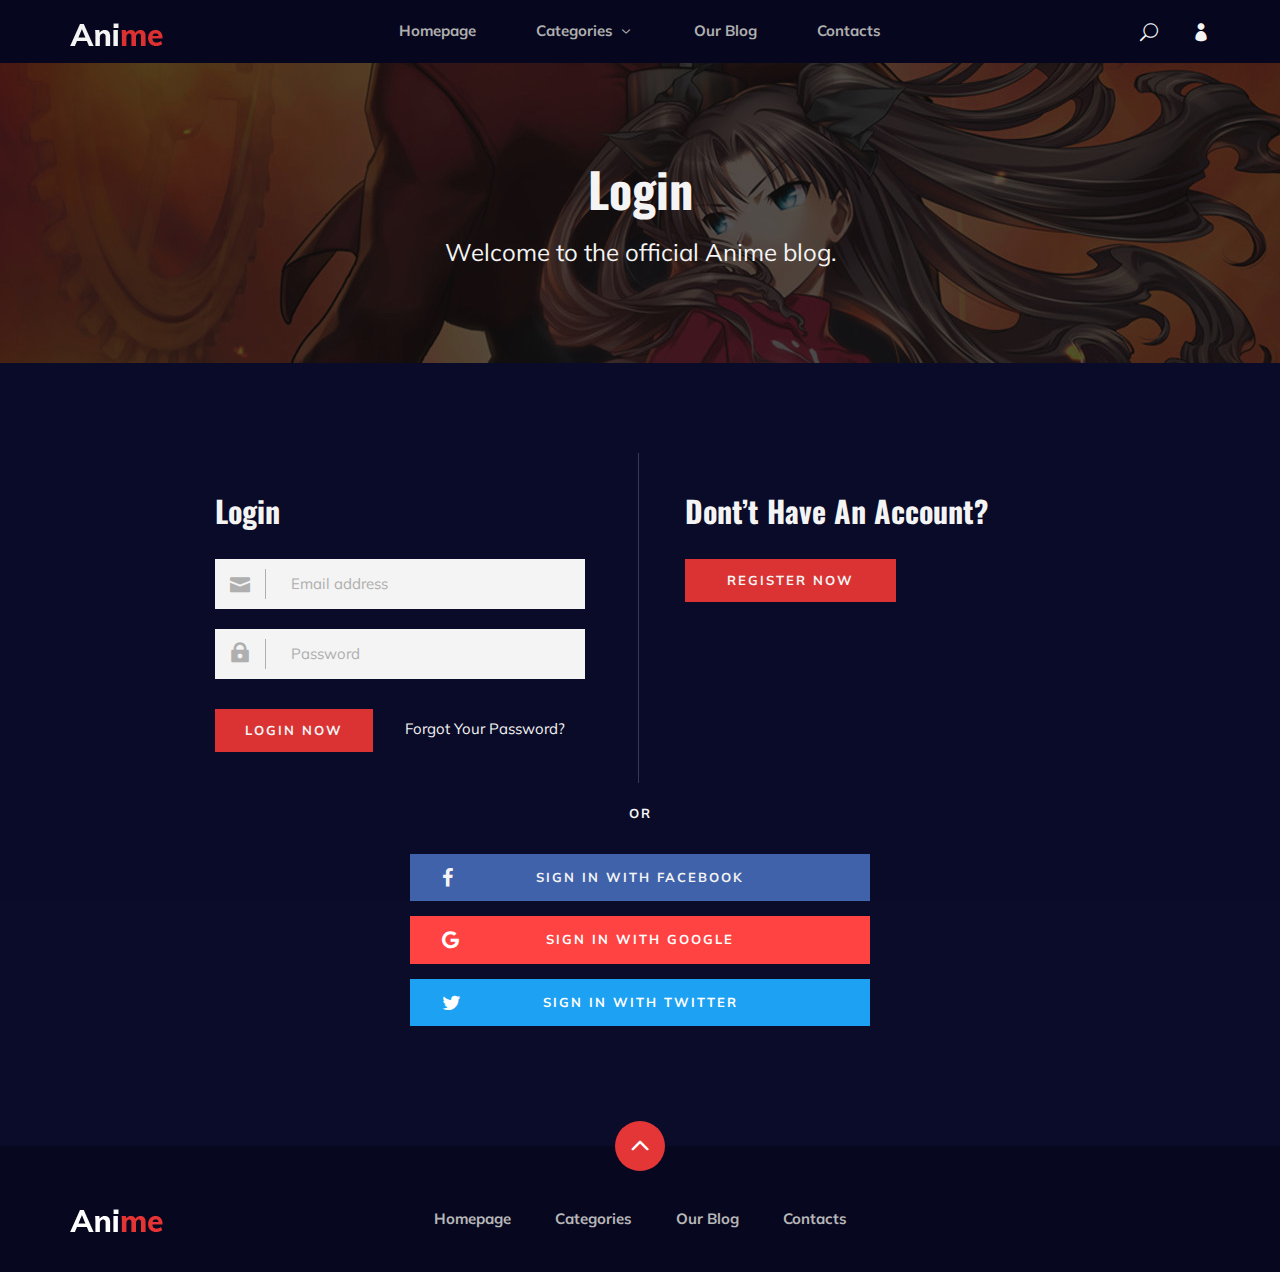
<file: ani main/login.html>
<!DOCTYPE html>
<html lang="zxx">

<head>
    <meta charset="UTF-8">
    <meta name="description" content="Anime Template">
    <meta name="keywords" content="Anime, unica, creative, html">
    <meta name="viewport" content="width=device-width, initial-scale=1.0">
    <meta http-equiv="X-UA-Compatible" content="ie=edge">
    <title>Anime | Template</title>

    <!-- Google Font -->
    <link href="https://fonts.googleapis.com/css2?family=Oswald:wght@300;400;500;600;700&display=swap" rel="stylesheet">
    <link href="https://fonts.googleapis.com/css2?family=Mulish:wght@300;400;500;600;700;800;900&display=swap"
    rel="stylesheet">

    <!-- Css Styles -->
    <link rel="stylesheet" href="css/bootstrap.min.css" type="text/css">
    <link rel="stylesheet" href="css/font-awesome.min.css" type="text/css">
    <link rel="stylesheet" href="css/elegant-icons.css" type="text/css">
    <link rel="stylesheet" href="css/plyr.css" type="text/css">
    <link rel="stylesheet" href="css/nice-select.css" type="text/css">
    <link rel="stylesheet" href="css/owl.carousel.min.css" type="text/css">
    <link rel="stylesheet" href="css/slicknav.min.css" type="text/css">
    <link rel="stylesheet" href="css/style.css" type="text/css">
</head>

<body>
    <!-- Page Preloder -->
    <div id="preloder">
        <div class="loader"></div>
    </div>

    <!-- Header Section Begin -->
    <header class="header">
        <div class="container">
            <div class="row">
                <div class="col-lg-2">
                    <div class="header__logo">
                        <a href="./index.html">
                            <img src="img/logo.png" alt="">
                        </a>
                    </div>
                </div>
                <div class="col-lg-8">
                    <div class="header__nav">
                        <nav class="header__menu mobile-menu">
                            <ul>
                                <li><a href="./index.html">Homepage</a></li>
                                <li><a href="./categories.html">Categories <span class="arrow_carrot-down"></span></a>
                                    <ul class="dropdown">
                                        <li><a href="./categories.html">Categories</a></li>
                                        <li><a href="./anime-details.html">Anime Details</a></li>
                                        <li><a href="./anime-watching.html">Anime Watching</a></li>
                                        <li><a href="./blog-details.html">Blog Details</a></li>
                                        <li><a href="./signup.html">Sign Up</a></li>
                                        <li><a href="./login.html">Login</a></li>
                                    </ul>
                                </li>
                                <li><a href="./blog.html">Our Blog</a></li>
                                <li><a href="#">Contacts</a></li>
                            </ul>
                        </nav>
                    </div>
                </div>
                <div class="col-lg-2">
                    <div class="header__right">
                        <a href="#" class="search-switch"><span class="icon_search"></span></a>
                        <a href="./login.html"><span class="icon_profile"></span></a>
                    </div>
                </div>
            </div>
            <div id="mobile-menu-wrap"></div>
        </div>
    </header>
    <!-- Header End -->

    <!-- Normal Breadcrumb Begin -->
    <section class="normal-breadcrumb set-bg" data-setbg="img/normal-breadcrumb.jpg">
        <div class="container">
            <div class="row">
                <div class="col-lg-12 text-center">
                    <div class="normal__breadcrumb__text">
                        <h2>Login</h2>
                        <p>Welcome to the official Anime blog.</p>
                    </div>
                </div>
            </div>
        </div>
    </section>
    <!-- Normal Breadcrumb End -->

    <!-- Login Section Begin -->
    <section class="login spad">
        <div class="container">
            <div class="row">
                <div class="col-lg-6">
                    <div class="login__form">
                        <h3>Login</h3>
                        <form action="#">
                            <div class="input__item">
                                <input type="text" placeholder="Email address">
                                <span class="icon_mail"></span>
                            </div>
                            <div class="input__item">
                                <input type="text" placeholder="Password">
                                <span class="icon_lock"></span>
                            </div>
                            <button type="submit" class="site-btn">Login Now</button>
                        </form>
                        <a href="#" class="forget_pass">Forgot Your Password?</a>
                    </div>
                </div>
                <div class="col-lg-6">
                    <div class="login__register">
                        <h3>Dont’t Have An Account?</h3>
                        <a href="#" class="primary-btn">Register Now</a>
                    </div>
                </div>
            </div>
            <div class="login__social">
                <div class="row d-flex justify-content-center">
                    <div class="col-lg-6">
                        <div class="login__social__links">
                            <span>or</span>
                            <ul>
                                <li><a href="#" class="facebook"><i class="fa fa-facebook"></i> Sign in With
                                Facebook</a></li>
                                <li><a href="#" class="google"><i class="fa fa-google"></i> Sign in With Google</a></li>
                                <li><a href="#" class="twitter"><i class="fa fa-twitter"></i> Sign in With Twitter</a>
                                </li>
                            </ul>
                        </div>
                    </div>
                </div>
            </div>
        </div>
    </section>
    <!-- Login Section End -->

    <!-- Footer Section Begin -->
    <footer class="footer">
        <div class="page-up">
            <a href="#" id="scrollToTopButton"><span class="arrow_carrot-up"></span></a>
        </div>
        <div class="container">
            <div class="row">
                <div class="col-lg-3">
                    <div class="footer__logo">
                        <a href="./index.html"><img src="img/logo.png" alt=""></a>
                    </div>
                </div>
                <div class="col-lg-6">
                    <div class="footer__nav">
                        <ul>
                            <li class="active"><a href="./index.html">Homepage</a></li>
                            <li><a href="./categories.html">Categories</a></li>
                            <li><a href="./blog.html">Our Blog</a></li>
                            <li><a href="#">Contacts</a></li>
                        </ul>
                    </div>
                </div>
                <div class="col-lg-3">

                  </div>
              </div>
          </div>
      </footer>
      <!-- Footer Section End -->

      <!-- Search model Begin -->
      <div class="search-model">
        <div class="h-100 d-flex align-items-center justify-content-center">
            <div class="search-close-switch"><i class="icon_close"></i></div>
            <form class="search-model-form">
                <input type="text" id="search-input" placeholder="Search here.....">
            </form>
        </div>
    </div>
    <!-- Search model end -->

    <!-- Js Plugins -->
    <script src="js/jquery-3.3.1.min.js"></script>
    <script src="js/bootstrap.min.js"></script>
    <script src="js/player.js"></script>
    <script src="js/jquery.nice-select.min.js"></script>
    <script src="js/mixitup.min.js"></script>
    <script src="js/jquery.slicknav.js"></script>
    <script src="js/owl.carousel.min.js"></script>
    <script src="js/main.js"></script>


</body>

</html>
</file>
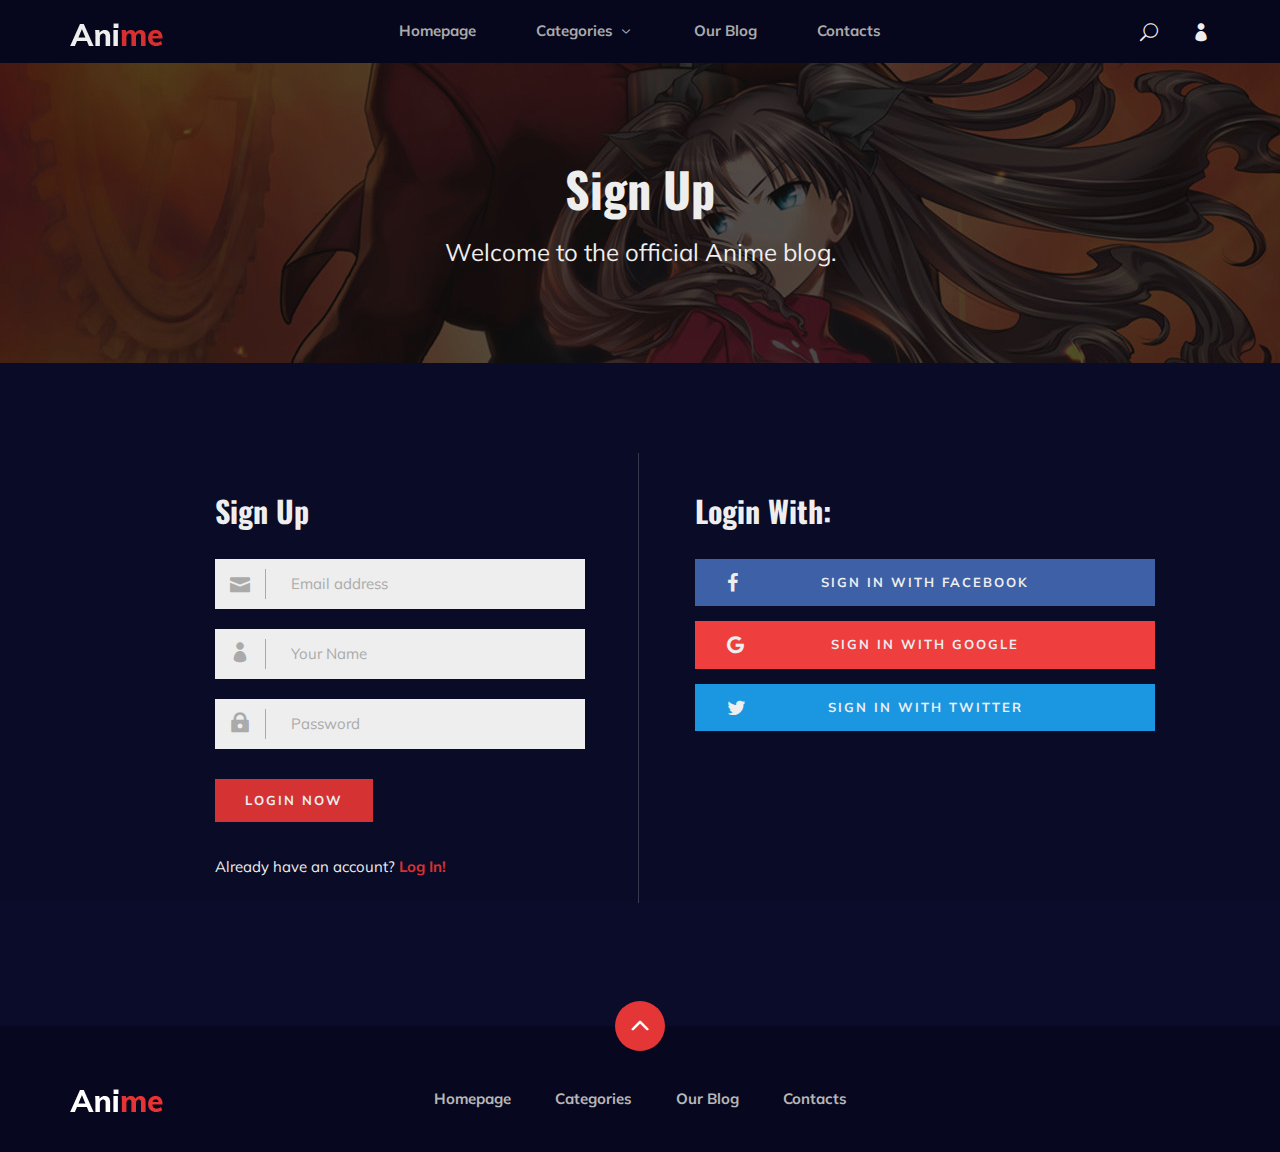
<file: ani main/signup.html>
<!DOCTYPE html>
<html lang="zxx">

<head>
    <meta charset="UTF-8">
    <meta name="description" content="Anime Template">
    <meta name="keywords" content="Anime, unica, creative, html">
    <meta name="viewport" content="width=device-width, initial-scale=1.0">
    <meta http-equiv="X-UA-Compatible" content="ie=edge">
    <title>Anime | Template</title>

    <!-- Google Font -->
    <link href="https://fonts.googleapis.com/css2?family=Oswald:wght@300;400;500;600;700&display=swap" rel="stylesheet">
    <link href="https://fonts.googleapis.com/css2?family=Mulish:wght@300;400;500;600;700;800;900&display=swap"
    rel="stylesheet">

    <!-- Css Styles -->
    <link rel="stylesheet" href="css/bootstrap.min.css" type="text/css">
    <link rel="stylesheet" href="css/font-awesome.min.css" type="text/css">
    <link rel="stylesheet" href="css/elegant-icons.css" type="text/css">
    <link rel="stylesheet" href="css/plyr.css" type="text/css">
    <link rel="stylesheet" href="css/nice-select.css" type="text/css">
    <link rel="stylesheet" href="css/owl.carousel.min.css" type="text/css">
    <link rel="stylesheet" href="css/slicknav.min.css" type="text/css">
    <link rel="stylesheet" href="css/style.css" type="text/css">
</head>

<body>
    <!-- Page Preloder -->
    <div id="preloder">
        <div class="loader"></div>
    </div>

    <!-- Header Section Begin -->
    <header class="header">
        <div class="container">
            <div class="row">
                <div class="col-lg-2">
                    <div class="header__logo">
                        <a href="./index.html">
                            <img src="img/logo.png" alt="">
                        </a>
                    </div>
                </div>
                <div class="col-lg-8">
                    <div class="header__nav">
                        <nav class="header__menu mobile-menu">
                            <ul>
                                <li><a href="./index.html">Homepage</a></li>
                                <li><a href="./categories.html">Categories <span class="arrow_carrot-down"></span></a>
                                    <ul class="dropdown">
                                        <li><a href="./categories.html">Categories</a></li>
                                        <li><a href="./anime-details.html">Anime Details</a></li>
                                        <li><a href="./anime-watching.html">Anime Watching</a></li>
                                        <li><a href="./blog-details.html">Blog Details</a></li>
                                        <li><a href="./signup.html">Sign Up</a></li>
                                        <li><a href="./login.html">Login</a></li>
                                    </ul>
                                </li>
                                <li><a href="./blog.html">Our Blog</a></li>
                                <li><a href="#">Contacts</a></li>
                            </ul>
                        </nav>
                    </div>
                </div>
                <div class="col-lg-2">
                    <div class="header__right">
                        <a href="#" class="search-switch"><span class="icon_search"></span></a>
                        <a href="./login.html"><span class="icon_profile"></span></a>
                    </div>
                </div>
            </div>
            <div id="mobile-menu-wrap"></div>
        </div>
    </header>
    <!-- Header End -->

    <!-- Normal Breadcrumb Begin -->
    <section class="normal-breadcrumb set-bg" data-setbg="img/normal-breadcrumb.jpg">
        <div class="container">
            <div class="row">
                <div class="col-lg-12 text-center">
                    <div class="normal__breadcrumb__text">
                        <h2>Sign Up</h2>
                        <p>Welcome to the official Anime blog.</p>
                    </div>
                </div>
            </div>
        </div>
    </section>
    <!-- Normal Breadcrumb End -->

    <!-- Signup Section Begin -->
    <section class="signup spad">
        <div class="container">
            <div class="row">
                <div class="col-lg-6">
                    <div class="login__form">
                        <h3>Sign Up</h3>
                        <form action="#">
                            <div class="input__item">
                                <input type="text" placeholder="Email address">
                                <span class="icon_mail"></span>
                            </div>
                            <div class="input__item">
                                <input type="text" placeholder="Your Name">
                                <span class="icon_profile"></span>
                            </div>
                            <div class="input__item">
                                <input type="text" placeholder="Password">
                                <span class="icon_lock"></span>
                            </div>
                            <button type="submit" class="site-btn">Login Now</button>
                        </form>
                        <h5>Already have an account? <a href="#">Log In!</a></h5>
                    </div>
                </div>
                <div class="col-lg-6">
                    <div class="login__social__links">
                        <h3>Login With:</h3>
                        <ul>
                            <li><a href="#" class="facebook"><i class="fa fa-facebook"></i> Sign in With Facebook</a>
                            </li>
                            <li><a href="#" class="google"><i class="fa fa-google"></i> Sign in With Google</a></li>
                            <li><a href="#" class="twitter"><i class="fa fa-twitter"></i> Sign in With Twitter</a></li>
                        </ul>
                    </div>
                </div>
            </div>
        </div>
    </section>
    <!-- Signup Section End -->

    <!-- Footer Section Begin -->
    <footer class="footer">
        <div class="page-up">
            <a href="#" id="scrollToTopButton"><span class="arrow_carrot-up"></span></a>
        </div>
        <div class="container">
            <div class="row">
                <div class="col-lg-3">
                    <div class="footer__logo">
                        <a href="./index.html"><img src="img/logo.png" alt=""></a>
                    </div>
                </div>
                <div class="col-lg-6">
                    <div class="footer__nav">
                        <ul>
                            <li class="active"><a href="./index.html">Homepage</a></li>
                            <li><a href="./categories.html">Categories</a></li>
                            <li><a href="./blog.html">Our Blog</a></li>
                            <li><a href="#">Contacts</a></li>
                        </ul>
                    </div>
                </div>
                <div class="col-lg-3">
                   

                  </div>
              </div>
          </div>
      </footer>
      <!-- Footer Section End -->

      <!-- Search model Begin -->
      <div class="search-model">
        <div class="h-100 d-flex align-items-center justify-content-center">
            <div class="search-close-switch"><i class="icon_close"></i></div>
            <form class="search-model-form">
                <input type="text" id="search-input" placeholder="Search here.....">
            </form>
        </div>
    </div>
    <!-- Search model end -->

    <!-- Js Plugins -->
    <script src="js/jquery-3.3.1.min.js"></script>
    <script src="js/bootstrap.min.js"></script>
    <script src="js/player.js"></script>
    <script src="js/jquery.nice-select.min.js"></script>
    <script src="js/mixitup.min.js"></script>
    <script src="js/jquery.slicknav.js"></script>
    <script src="js/owl.carousel.min.js"></script>
    <script src="js/main.js"></script>

</body>

</html>
</file>
<file: ani main/css/elegant-icons.css>
@font-face {
	font-family: 'ElegantIcons';
	src:url('../fonts/ElegantIcons.eot');
	src:url('../fonts/ElegantIcons.eot?#iefix') format('embedded-opentype'),
		url('../fonts/ElegantIcons.woff') format('woff'),
		url('../fonts/ElegantIcons.ttf') format('truetype'),
		url('../fonts/ElegantIcons.svg#ElegantIcons') format('svg');
	font-weight: normal;
	font-style: normal;
}

/* Use the following CSS code if you want to use data attributes for inserting your icons */
[data-icon]:before {
	font-family: 'ElegantIcons';
	content: attr(data-icon);
	speak: none;
	font-weight: normal;
	font-variant: normal;
	text-transform: none;
	line-height: 1;
	-webkit-font-smoothing: antialiased;
	-moz-osx-font-smoothing: grayscale;
}

/* Use the following CSS code if you want to have a class per icon */
/*
Instead of a list of all class selectors,
you can use the generic selector below, but it's slower:
[class*="your-class-prefix"] {
*/
.arrow_up, .arrow_down, .arrow_left, .arrow_right, .arrow_left-up, .arrow_right-up, .arrow_right-down, .arrow_left-down, .arrow-up-down, .arrow_up-down_alt, .arrow_left-right_alt, .arrow_left-right, .arrow_expand_alt2, .arrow_expand_alt, .arrow_condense, .arrow_expand, .arrow_move, .arrow_carrot-up, .arrow_carrot-down, .arrow_carrot-left, .arrow_carrot-right, .arrow_carrot-2up, .arrow_carrot-2down, .arrow_carrot-2left, .arrow_carrot-2right, .arrow_carrot-up_alt2, .arrow_carrot-down_alt2, .arrow_carrot-left_alt2, .arrow_carrot-right_alt2, .arrow_carrot-2up_alt2, .arrow_carrot-2down_alt2, .arrow_carrot-2left_alt2, .arrow_carrot-2right_alt2, .arrow_triangle-up, .arrow_triangle-down, .arrow_triangle-left, .arrow_triangle-right, .arrow_triangle-up_alt2, .arrow_triangle-down_alt2, .arrow_triangle-left_alt2, .arrow_triangle-right_alt2, .arrow_back, .icon_minus-06, .icon_plus, .icon_close, .icon_check, .icon_minus_alt2, .icon_plus_alt2, .icon_close_alt2, .icon_check_alt2, .icon_zoom-out_alt, .icon_zoom-in_alt, .icon_search, .icon_box-empty, .icon_box-selected, .icon_minus-box, .icon_plus-box, .icon_box-checked, .icon_circle-empty, .icon_circle-slelected, .icon_stop_alt2, .icon_stop, .icon_pause_alt2, .icon_pause, .icon_menu, .icon_menu-square_alt2, .icon_menu-circle_alt2, .icon_ul, .icon_ol, .icon_adjust-horiz, .icon_adjust-vert, .icon_document_alt, .icon_documents_alt, .icon_pencil, .icon_pencil-edit_alt, .icon_pencil-edit, .icon_folder-alt, .icon_folder-open_alt, .icon_folder-add_alt, .icon_info_alt, .icon_error-oct_alt, .icon_error-circle_alt, .icon_error-triangle_alt, .icon_question_alt2, .icon_question, .icon_comment_alt, .icon_chat_alt, .icon_vol-mute_alt, .icon_volume-low_alt, .icon_volume-high_alt, .icon_quotations, .icon_quotations_alt2, .icon_clock_alt, .icon_lock_alt, .icon_lock-open_alt, .icon_key_alt, .icon_cloud_alt, .icon_cloud-upload_alt, .icon_cloud-download_alt, .icon_image, .icon_images, .icon_lightbulb_alt, .icon_gift_alt, .icon_house_alt, .icon_genius, .icon_mobile, .icon_tablet, .icon_laptop, .icon_desktop, .icon_camera_alt, .icon_mail_alt, .icon_cone_alt, .icon_ribbon_alt, .icon_bag_alt, .icon_creditcard, .icon_cart_alt, .icon_paperclip, .icon_tag_alt, .icon_tags_alt, .icon_trash_alt, .icon_cursor_alt, .icon_mic_alt, .icon_compass_alt, .icon_pin_alt, .icon_pushpin_alt, .icon_map_alt, .icon_drawer_alt, .icon_toolbox_alt, .icon_book_alt, .icon_calendar, .icon_film, .icon_table, .icon_contacts_alt, .icon_headphones, .icon_lifesaver, .icon_piechart, .icon_refresh, .icon_link_alt, .icon_link, .icon_loading, .icon_blocked, .icon_archive_alt, .icon_heart_alt, .icon_star_alt, .icon_star-half_alt, .icon_star, .icon_star-half, .icon_tools, .icon_tool, .icon_cog, .icon_cogs, .arrow_up_alt, .arrow_down_alt, .arrow_left_alt, .arrow_right_alt, .arrow_left-up_alt, .arrow_right-up_alt, .arrow_right-down_alt, .arrow_left-down_alt, .arrow_condense_alt, .arrow_expand_alt3, .arrow_carrot_up_alt, .arrow_carrot-down_alt, .arrow_carrot-left_alt, .arrow_carrot-right_alt, .arrow_carrot-2up_alt, .arrow_carrot-2dwnn_alt, .arrow_carrot-2left_alt, .arrow_carrot-2right_alt, .arrow_triangle-up_alt, .arrow_triangle-down_alt, .arrow_triangle-left_alt, .arrow_triangle-right_alt, .icon_minus_alt, .icon_plus_alt, .icon_close_alt, .icon_check_alt, .icon_zoom-out, .icon_zoom-in, .icon_stop_alt, .icon_menu-square_alt, .icon_menu-circle_alt, .icon_document, .icon_documents, .icon_pencil_alt, .icon_folder, .icon_folder-open, .icon_folder-add, .icon_folder_upload, .icon_folder_download, .icon_info, .icon_error-circle, .icon_error-oct, .icon_error-triangle, .icon_question_alt, .icon_comment, .icon_chat, .icon_vol-mute, .icon_volume-low, .icon_volume-high, .icon_quotations_alt, .icon_clock, .icon_lock, .icon_lock-open, .icon_key, .icon_cloud, .icon_cloud-upload, .icon_cloud-download, .icon_lightbulb, .icon_gift, .icon_house, .icon_camera, .icon_mail, .icon_cone, .icon_ribbon, .icon_bag, .icon_cart, .icon_tag, .icon_tags, .icon_trash, .icon_cursor, .icon_mic, .icon_compass, .icon_pin, .icon_pushpin, .icon_map, .icon_drawer, .icon_toolbox, .icon_book, .icon_contacts, .icon_archive, .icon_heart, .icon_profile, .icon_group, .icon_grid-2x2, .icon_grid-3x3, .icon_music, .icon_pause_alt, .icon_phone, .icon_upload, .icon_download, .social_facebook, .social_twitter, .social_pinterest, .social_googleplus, .social_tumblr, .social_tumbleupon, .social_wordpress, .social_instagram, .social_dribbble, .social_vimeo, .social_linkedin, .social_rss, .social_deviantart, .social_share, .social_myspace, .social_skype, .social_youtube, .social_picassa, .social_googledrive, .social_flickr, .social_blogger, .social_spotify, .social_delicious, .social_facebook_circle, .social_twitter_circle, .social_pinterest_circle, .social_googleplus_circle, .social_tumblr_circle, .social_stumbleupon_circle, .social_wordpress_circle, .social_instagram_circle, .social_dribbble_circle, .social_vimeo_circle, .social_linkedin_circle, .social_rss_circle, .social_deviantart_circle, .social_share_circle, .social_myspace_circle, .social_skype_circle, .social_youtube_circle, .social_picassa_circle, .social_googledrive_alt2, .social_flickr_circle, .social_blogger_circle, .social_spotify_circle, .social_delicious_circle, .social_facebook_square, .social_twitter_square, .social_pinterest_square, .social_googleplus_square, .social_tumblr_square, .social_stumbleupon_square, .social_wordpress_square, .social_instagram_square, .social_dribbble_square, .social_vimeo_square, .social_linkedin_square, .social_rss_square, .social_deviantart_square, .social_share_square, .social_myspace_square, .social_skype_square, .social_youtube_square, .social_picassa_square, .social_googledrive_square, .social_flickr_square, .social_blogger_square, .social_spotify_square, .social_delicious_square, .icon_printer, .icon_calulator, .icon_building, .icon_floppy, .icon_drive, .icon_search-2, .icon_id, .icon_id-2, .icon_puzzle, .icon_like, .icon_dislike, .icon_mug, .icon_currency, .icon_wallet, .icon_pens, .icon_easel, .icon_flowchart, .icon_datareport, .icon_briefcase, .icon_shield, .icon_percent, .icon_globe, .icon_globe-2, .icon_target, .icon_hourglass, .icon_balance, .icon_rook, .icon_printer-alt, .icon_calculator_alt, .icon_building_alt, .icon_floppy_alt, .icon_drive_alt, .icon_search_alt, .icon_id_alt, .icon_id-2_alt, .icon_puzzle_alt, .icon_like_alt, .icon_dislike_alt, .icon_mug_alt, .icon_currency_alt, .icon_wallet_alt, .icon_pens_alt, .icon_easel_alt, .icon_flowchart_alt, .icon_datareport_alt, .icon_briefcase_alt, .icon_shield_alt, .icon_percent_alt, .icon_globe_alt, .icon_clipboard {
	font-family: 'ElegantIcons';
	speak: none;
	font-style: normal;
	font-weight: normal;
	font-variant: normal;
	text-transform: none;
	line-height: 1;
	-webkit-font-smoothing: antialiased;
}
.arrow_up:before {
	content: "\21";
}
.arrow_down:before {
	content: "\22";
}
.arrow_left:before {
	content: "\23";
}
.arrow_right:before {
	content: "\24";
}
.arrow_left-up:before {
	content: "\25";
}
.arrow_right-up:before {
	content: "\26";
}
.arrow_right-down:before {
	content: "\27";
}
.arrow_left-down:before {
	content: "\28";
}
.arrow-up-down:before {
	content: "\29";
}
.arrow_up-down_alt:before {
	content: "\2a";
}
.arrow_left-right_alt:before {
	content: "\2b";
}
.arrow_left-right:before {
	content: "\2c";
}
.arrow_expand_alt2:before {
	content: "\2d";
}
.arrow_expand_alt:before {
	content: "\2e";
}
.arrow_condense:before {
	content: "\2f";
}
.arrow_expand:before {
	content: "\30";
}
.arrow_move:before {
	content: "\31";
}
.arrow_carrot-up:before {
	content: "\32";
}
.arrow_carrot-down:before {
	content: "\33";
}
.arrow_carrot-left:before {
	content: "\34";
}
.arrow_carrot-right:before {
	content: "\35";
}
.arrow_carrot-2up:before {
	content: "\36";
}
.arrow_carrot-2down:before {
	content: "\37";
}
.arrow_carrot-2left:before {
	content: "\38";
}
.arrow_carrot-2right:before {
	content: "\39";
}
.arrow_carrot-up_alt2:before {
	content: "\3a";
}
.arrow_carrot-down_alt2:before {
	content: "\3b";
}
.arrow_carrot-left_alt2:before {
	content: "\3c";
}
.arrow_carrot-right_alt2:before {
	content: "\3d";
}
.arrow_carrot-2up_alt2:before {
	content: "\3e";
}
.arrow_carrot-2down_alt2:before {
	content: "\3f";
}
.arrow_carrot-2left_alt2:before {
	content: "\40";
}
.arrow_carrot-2right_alt2:before {
	content: "\41";
}
.arrow_triangle-up:before {
	content: "\42";
}
.arrow_triangle-down:before {
	content: "\43";
}
.arrow_triangle-left:before {
	content: "\44";
}
.arrow_triangle-right:before {
	content: "\45";
}
.arrow_triangle-up_alt2:before {
	content: "\46";
}
.arrow_triangle-down_alt2:before {
	content: "\47";
}
.arrow_triangle-left_alt2:before {
	content: "\48";
}
.arrow_triangle-right_alt2:before {
	content: "\49";
}
.arrow_back:before {
	content: "\4a";
}
.icon_minus-06:before {
	content: "\4b";
}
.icon_plus:before {
	content: "\4c";
}
.icon_close:before {
	content: "\4d";
}
.icon_check:before {
	content: "\4e";
}
.icon_minus_alt2:before {
	content: "\4f";
}
.icon_plus_alt2:before {
	content: "\50";
}
.icon_close_alt2:before {
	content: "\51";
}
.icon_check_alt2:before {
	content: "\52";
}
.icon_zoom-out_alt:before {
	content: "\53";
}
.icon_zoom-in_alt:before {
	content: "\54";
}
.icon_search:before {
	content: "\55";
}
.icon_box-empty:before {
	content: "\56";
}
.icon_box-selected:before {
	content: "\57";
}
.icon_minus-box:before {
	content: "\58";
}
.icon_plus-box:before {
	content: "\59";
}
.icon_box-checked:before {
	content: "\5a";
}
.icon_circle-empty:before {
	content: "\5b";
}
.icon_circle-slelected:before {
	content: "\5c";
}
.icon_stop_alt2:before {
	content: "\5d";
}
.icon_stop:before {
	content: "\5e";
}
.icon_pause_alt2:before {
	content: "\5f";
}
.icon_pause:before {
	content: "\60";
}
.icon_menu:before {
	content: "\61";
}
.icon_menu-square_alt2:before {
	content: "\62";
}
.icon_menu-circle_alt2:before {
	content: "\63";
}
.icon_ul:before {
	content: "\64";
}
.icon_ol:before {
	content: "\65";
}
.icon_adjust-horiz:before {
	content: "\66";
}
.icon_adjust-vert:before {
	content: "\67";
}
.icon_document_alt:before {
	content: "\68";
}
.icon_documents_alt:before {
	content: "\69";
}
.icon_pencil:before {
	content: "\6a";
}
.icon_pencil-edit_alt:before {
	content: "\6b";
}
.icon_pencil-edit:before {
	content: "\6c";
}
.icon_folder-alt:before {
	content: "\6d";
}
.icon_folder-open_alt:before {
	content: "\6e";
}
.icon_folder-add_alt:before {
	content: "\6f";
}
.icon_info_alt:before {
	content: "\70";
}
.icon_error-oct_alt:before {
	content: "\71";
}
.icon_error-circle_alt:before {
	content: "\72";
}
.icon_error-triangle_alt:before {
	content: "\73";
}
.icon_question_alt2:before {
	content: "\74";
}
.icon_question:before {
	content: "\75";
}
.icon_comment_alt:before {
	content: "\76";
}
.icon_chat_alt:before {
	content: "\77";
}
.icon_vol-mute_alt:before {
	content: "\78";
}
.icon_volume-low_alt:before {
	content: "\79";
}
.icon_volume-high_alt:before {
	content: "\7a";
}
.icon_quotations:before {
	content: "\7b";
}
.icon_quotations_alt2:before {
	content: "\7c";
}
.icon_clock_alt:before {
	content: "\7d";
}
.icon_lock_alt:before {
	content: "\7e";
}
.icon_lock-open_alt:before {
	content: "\e000";
}
.icon_key_alt:before {
	content: "\e001";
}
.icon_cloud_alt:before {
	content: "\e002";
}
.icon_cloud-upload_alt:before {
	content: "\e003";
}
.icon_cloud-download_alt:before {
	content: "\e004";
}
.icon_image:before {
	content: "\e005";
}
.icon_images:before {
	content: "\e006";
}
.icon_lightbulb_alt:before {
	content: "\e007";
}
.icon_gift_alt:before {
	content: "\e008";
}
.icon_house_alt:before {
	content: "\e009";
}
.icon_genius:before {
	content: "\e00a";
}
.icon_mobile:before {
	content: "\e00b";
}
.icon_tablet:before {
	content: "\e00c";
}
.icon_laptop:before {
	content: "\e00d";
}
.icon_desktop:before {
	content: "\e00e";
}
.icon_camera_alt:before {
	content: "\e00f";
}
.icon_mail_alt:before {
	content: "\e010";
}
.icon_cone_alt:before {
	content: "\e011";
}
.icon_ribbon_alt:before {
	content: "\e012";
}
.icon_bag_alt:before {
	content: "\e013";
}
.icon_creditcard:before {
	content: "\e014";
}
.icon_cart_alt:before {
	content: "\e015";
}
.icon_paperclip:before {
	content: "\e016";
}
.icon_tag_alt:before {
	content: "\e017";
}
.icon_tags_alt:before {
	content: "\e018";
}
.icon_trash_alt:before {
	content: "\e019";
}
.icon_cursor_alt:before {
	content: "\e01a";
}
.icon_mic_alt:before {
	content: "\e01b";
}
.icon_compass_alt:before {
	content: "\e01c";
}
.icon_pin_alt:before {
	content: "\e01d";
}
.icon_pushpin_alt:before {
	content: "\e01e";
}
.icon_map_alt:before {
	content: "\e01f";
}
.icon_drawer_alt:before {
	content: "\e020";
}
.icon_toolbox_alt:before {
	content: "\e021";
}
.icon_book_alt:before {
	content: "\e022";
}
.icon_calendar:before {
	content: "\e023";
}
.icon_film:before {
	content: "\e024";
}
.icon_table:before {
	content: "\e025";
}
.icon_contacts_alt:before {
	content: "\e026";
}
.icon_headphones:before {
	content: "\e027";
}
.icon_lifesaver:before {
	content: "\e028";
}
.icon_piechart:before {
	content: "\e029";
}
.icon_refresh:before {
	content: "\e02a";
}
.icon_link_alt:before {
	content: "\e02b";
}
.icon_link:before {
	content: "\e02c";
}
.icon_loading:before {
	content: "\e02d";
}
.icon_blocked:before {
	content: "\e02e";
}
.icon_archive_alt:before {
	content: "\e02f";
}
.icon_heart_alt:before {
	content: "\e030";
}
.icon_star_alt:before {
	content: "\e031";
}
.icon_star-half_alt:before {
	content: "\e032";
}
.icon_star:before {
	content: "\e033";
}
.icon_star-half:before {
	content: "\e034";
}
.icon_tools:before {
	content: "\e035";
}
.icon_tool:before {
	content: "\e036";
}
.icon_cog:before {
	content: "\e037";
}
.icon_cogs:before {
	content: "\e038";
}
.arrow_up_alt:before {
	content: "\e039";
}
.arrow_down_alt:before {
	content: "\e03a";
}
.arrow_left_alt:before {
	content: "\e03b";
}
.arrow_right_alt:before {
	content: "\e03c";
}
.arrow_left-up_alt:before {
	content: "\e03d";
}
.arrow_right-up_alt:before {
	content: "\e03e";
}
.arrow_right-down_alt:before {
	content: "\e03f";
}
.arrow_left-down_alt:before {
	content: "\e040";
}
.arrow_condense_alt:before {
	content: "\e041";
}
.arrow_expand_alt3:before {
	content: "\e042";
}
.arrow_carrot_up_alt:before {
	content: "\e043";
}
.arrow_carrot-down_alt:before {
	content: "\e044";
}
.arrow_carrot-left_alt:before {
	content: "\e045";
}
.arrow_carrot-right_alt:before {
	content: "\e046";
}
.arrow_carrot-2up_alt:before {
	content: "\e047";
}
.arrow_carrot-2dwnn_alt:before {
	content: "\e048";
}
.arrow_carrot-2left_alt:before {
	content: "\e049";
}
.arrow_carrot-2right_alt:before {
	content: "\e04a";
}
.arrow_triangle-up_alt:before {
	content: "\e04b";
}
.arrow_triangle-down_alt:before {
	content: "\e04c";
}
.arrow_triangle-left_alt:before {
	content: "\e04d";
}
.arrow_triangle-right_alt:before {
	content: "\e04e";
}
.icon_minus_alt:before {
	content: "\e04f";
}
.icon_plus_alt:before {
	content: "\e050";
}
.icon_close_alt:before {
	content: "\e051";
}
.icon_check_alt:before {
	content: "\e052";
}
.icon_zoom-out:before {
	content: "\e053";
}
.icon_zoom-in:before {
	content: "\e054";
}
.icon_stop_alt:before {
	content: "\e055";
}
.icon_menu-square_alt:before {
	content: "\e056";
}
.icon_menu-circle_alt:before {
	content: "\e057";
}
.icon_document:before {
	content: "\e058";
}
.icon_documents:before {
	content: "\e059";
}
.icon_pencil_alt:before {
	content: "\e05a";
}
.icon_folder:before {
	content: "\e05b";
}
.icon_folder-open:before {
	content: "\e05c";
}
.icon_folder-add:before {
	content: "\e05d";
}
.icon_folder_upload:before {
	content: "\e05e";
}
.icon_folder_download:before {
	content: "\e05f";
}
.icon_info:before {
	content: "\e060";
}
.icon_error-circle:before {
	content: "\e061";
}
.icon_error-oct:before {
	content: "\e062";
}
.icon_error-triangle:before {
	content: "\e063";
}
.icon_question_alt:before {
	content: "\e064";
}
.icon_comment:before {
	content: "\e065";
}
.icon_chat:before {
	content: "\e066";
}
.icon_vol-mute:before {
	content: "\e067";
}
.icon_volume-low:before {
	content: "\e068";
}
.icon_volume-high:before {
	content: "\e069";
}
.icon_quotations_alt:before {
	content: "\e06a";
}
.icon_clock:before {
	content: "\e06b";
}
.icon_lock:before {
	content: "\e06c";
}
.icon_lock-open:before {
	content: "\e06d";
}
.icon_key:before {
	content: "\e06e";
}
.icon_cloud:before {
	content: "\e06f";
}
.icon_cloud-upload:before {
	content: "\e070";
}
.icon_cloud-download:before {
	content: "\e071";
}
.icon_lightbulb:before {
	content: "\e072";
}
.icon_gift:before {
	content: "\e073";
}
.icon_house:before {
	content: "\e074";
}
.icon_camera:before {
	content: "\e075";
}
.icon_mail:before {
	content: "\e076";
}
.icon_cone:before {
	content: "\e077";
}
.icon_ribbon:before {
	content: "\e078";
}
.icon_bag:before {
	content: "\e079";
}
.icon_cart:before {
	content: "\e07a";
}
.icon_tag:before {
	content: "\e07b";
}
.icon_tags:before {
	content: "\e07c";
}
.icon_trash:before {
	content: "\e07d";
}
.icon_cursor:before {
	content: "\e07e";
}
.icon_mic:before {
	content: "\e07f";
}
.icon_compass:before {
	content: "\e080";
}
.icon_pin:before {
	content: "\e081";
}
.icon_pushpin:before {
	content: "\e082";
}
.icon_map:before {
	content: "\e083";
}
.icon_drawer:before {
	content: "\e084";
}
.icon_toolbox:before {
	content: "\e085";
}
.icon_book:before {
	content: "\e086";
}
.icon_contacts:before {
	content: "\e087";
}
.icon_archive:before {
	content: "\e088";
}
.icon_heart:before {
	content: "\e089";
}
.icon_profile:before {
	content: "\e08a";
}
.icon_group:before {
	content: "\e08b";
}
.icon_grid-2x2:before {
	content: "\e08c";
}
.icon_grid-3x3:before {
	content: "\e08d";
}
.icon_music:before {
	content: "\e08e";
}
.icon_pause_alt:before {
	content: "\e08f";
}
.icon_phone:before {
	content: "\e090";
}
.icon_upload:before {
	content: "\e091";
}
.icon_download:before {
	content: "\e092";
}
.social_facebook:before {
	content: "\e093";
}
.social_twitter:before {
	content: "\e094";
}
.social_pinterest:before {
	content: "\e095";
}
.social_googleplus:before {
	content: "\e096";
}
.social_tumblr:before {
	content: "\e097";
}
.social_tumbleupon:before {
	content: "\e098";
}
.social_wordpress:before {
	content: "\e099";
}
.social_instagram:before {
	content: "\e09a";
}
.social_dribbble:before {
	content: "\e09b";
}
.social_vimeo:before {
	content: "\e09c";
}
.social_linkedin:before {
	content: "\e09d";
}
.social_rss:before {
	content: "\e09e";
}
.social_deviantart:before {
	content: "\e09f";
}
.social_share:before {
	content: "\e0a0";
}
.social_myspace:before {
	content: "\e0a1";
}
.social_skype:before {
	content: "\e0a2";
}
.social_youtube:before {
	content: "\e0a3";
}
.social_picassa:before {
	content: "\e0a4";
}
.social_googledrive:before {
	content: "\e0a5";
}
.social_flickr:before {
	content: "\e0a6";
}
.social_blogger:before {
	content: "\e0a7";
}
.social_spotify:before {
	content: "\e0a8";
}
.social_delicious:before {
	content: "\e0a9";
}
.social_facebook_circle:before {
	content: "\e0aa";
}
.social_twitter_circle:before {
	content: "\e0ab";
}
.social_pinterest_circle:before {
	content: "\e0ac";
}
.social_googleplus_circle:before {
	content: "\e0ad";
}
.social_tumblr_circle:before {
	content: "\e0ae";
}
.social_stumbleupon_circle:before {
	content: "\e0af";
}
.social_wordpress_circle:before {
	content: "\e0b0";
}
.social_instagram_circle:before {
	content: "\e0b1";
}
.social_dribbble_circle:before {
	content: "\e0b2";
}
.social_vimeo_circle:before {
	content: "\e0b3";
}
.social_linkedin_circle:before {
	content: "\e0b4";
}
.social_rss_circle:before {
	content: "\e0b5";
}
.social_deviantart_circle:before {
	content: "\e0b6";
}
.social_share_circle:before {
	content: "\e0b7";
}
.social_myspace_circle:before {
	content: "\e0b8";
}
.social_skype_circle:before {
	content: "\e0b9";
}
.social_youtube_circle:before {
	content: "\e0ba";
}
.social_picassa_circle:before {
	content: "\e0bb";
}
.social_googledrive_alt2:before {
	content: "\e0bc";
}
.social_flickr_circle:before {
	content: "\e0bd";
}
.social_blogger_circle:before {
	content: "\e0be";
}
.social_spotify_circle:before {
	content: "\e0bf";
}
.social_delicious_circle:before {
	content: "\e0c0";
}
.social_facebook_square:before {
	content: "\e0c1";
}
.social_twitter_square:before {
	content: "\e0c2";
}
.social_pinterest_square:before {
	content: "\e0c3";
}
.social_googleplus_square:before {
	content: "\e0c4";
}
.social_tumblr_square:before {
	content: "\e0c5";
}
.social_stumbleupon_square:before {
	content: "\e0c6";
}
.social_wordpress_square:before {
	content: "\e0c7";
}
.social_instagram_square:before {
	content: "\e0c8";
}
.social_dribbble_square:before {
	content: "\e0c9";
}
.social_vimeo_square:before {
	content: "\e0ca";
}
.social_linkedin_square:before {
	content: "\e0cb";
}
.social_rss_square:before {
	content: "\e0cc";
}
.social_deviantart_square:before {
	content: "\e0cd";
}
.social_share_square:before {
	content: "\e0ce";
}
.social_myspace_square:before {
	content: "\e0cf";
}
.social_skype_square:before {
	content: "\e0d0";
}
.social_youtube_square:before {
	content: "\e0d1";
}
.social_picassa_square:before {
	content: "\e0d2";
}
.social_googledrive_square:before {
	content: "\e0d3";
}
.social_flickr_square:before {
	content: "\e0d4";
}
.social_blogger_square:before {
	content: "\e0d5";
}
.social_spotify_square:before {
	content: "\e0d6";
}
.social_delicious_square:before {
	content: "\e0d7";
}
.icon_printer:before {
	content: "\e103";
}
.icon_calulator:before {
	content: "\e0ee";
}
.icon_building:before {
	content: "\e0ef";
}
.icon_floppy:before {
	content: "\e0e8";
}
.icon_drive:before {
	content: "\e0ea";
}
.icon_search-2:before {
	content: "\e101";
}
.icon_id:before {
	content: "\e107";
}
.icon_id-2:before {
	content: "\e108";
}
.icon_puzzle:before {
	content: "\e102";
}
.icon_like:before {
	content: "\e106";
}
.icon_dislike:before {
	content: "\e0eb";
}
.icon_mug:before {
	content: "\e105";
}
.icon_currency:before {
	content: "\e0ed";
}
.icon_wallet:before {
	content: "\e100";
}
.icon_pens:before {
	content: "\e104";
}
.icon_easel:before {
	content: "\e0e9";
}
.icon_flowchart:before {
	content: "\e109";
}
.icon_datareport:before {
	content: "\e0ec";
}
.icon_briefcase:before {
	content: "\e0fe";
}
.icon_shield:before {
	content: "\e0f6";
}
.icon_percent:before {
	content: "\e0fb";
}
.icon_globe:before {
	content: "\e0e2";
}
.icon_globe-2:before {
	content: "\e0e3";
}
.icon_target:before {
	content: "\e0f5";
}
.icon_hourglass:before {
	content: "\e0e1";
}
.icon_balance:before {
	content: "\e0ff";
}
.icon_rook:before {
	content: "\e0f8";
}
.icon_printer-alt:before {
	content: "\e0fa";
}
.icon_calculator_alt:before {
	content: "\e0e7";
}
.icon_building_alt:before {
	content: "\e0fd";
}
.icon_floppy_alt:before {
	content: "\e0e4";
}
.icon_drive_alt:before {
	content: "\e0e5";
}
.icon_search_alt:before {
	content: "\e0f7";
}
.icon_id_alt:before {
	content: "\e0e0";
}
.icon_id-2_alt:before {
	content: "\e0fc";
}
.icon_puzzle_alt:before {
	content: "\e0f9";
}
.icon_like_alt:before {
	content: "\e0dd";
}
.icon_dislike_alt:before {
	content: "\e0f1";
}
.icon_mug_alt:before {
	content: "\e0dc";
}
.icon_currency_alt:before {
	content: "\e0f3";
}
.icon_wallet_alt:before {
	content: "\e0d8";
}
.icon_pens_alt:before {
	content: "\e0db";
}
.icon_easel_alt:before {
	content: "\e0f0";
}
.icon_flowchart_alt:before {
	content: "\e0df";
}
.icon_datareport_alt:before {
	content: "\e0f2";
}
.icon_briefcase_alt:before {
	content: "\e0f4";
}
.icon_shield_alt:before {
	content: "\e0d9";
}
.icon_percent_alt:before {
	content: "\e0da";
}
.icon_globe_alt:before {
	content: "\e0de";
}
.icon_clipboard:before {
	content: "\e0e6";
}


	.glyph {
		float: left;
		text-align: center;
		padding: .75em;
		margin: .4em 1.5em .75em 0;
		width: 6em;
text-shadow: none;
	}
        .glyph_big {
        font-size: 128px;
        color: #59c5dc;
        float: left;
        margin-right: 20px;
        }

        .glyph div { padding-bottom: 10px;}

	.glyph input {
		font-family: consolas, monospace;
		font-size: 12px;
		width: 100%;
		text-align: center;
		border: 0;
		box-shadow: 0 0 0 1px #ccc;
		padding: .2em;
                -moz-border-radius: 5px;
                -webkit-border-radius: 5px;
	}
	.centered {
		margin-left: auto;
		margin-right: auto;
	}
	.glyph .fs1 {
		font-size: 2em;
	}
</file>
<file: ani main/css/plyr.css>
@keyframes plyr-progress{to{background-position:25px 0;background-position:var(--plyr-progress-loading-size,25px) 0}}@keyframes plyr-popup{0%{opacity:.5;transform:translateY(10px)}to{opacity:1;transform:translateY(0)}}@keyframes plyr-fade-in{from{opacity:0}to{opacity:1}}.plyr{-moz-osx-font-smoothing:grayscale;-webkit-font-smoothing:antialiased;align-items:center;direction:ltr;display:flex;flex-direction:column;font-family:inherit;font-family:var(--plyr-font-family,inherit);font-variant-numeric:tabular-nums;font-weight:400;font-weight:var(--plyr-font-weight-regular,400);height:100%;line-height:1.7;line-height:var(--plyr-line-height,1.7);max-width:100%;min-width:200px;position:relative;text-shadow:none;transition:box-shadow .3s ease;z-index:0}.plyr audio,.plyr iframe,.plyr video{display:block;height:100%;width:100%}.plyr button{font:inherit;line-height:inherit;width:auto}.plyr:focus{outline:0}.plyr--full-ui{box-sizing:border-box}.plyr--full-ui *,.plyr--full-ui ::after,.plyr--full-ui ::before{box-sizing:inherit}.plyr--full-ui a,.plyr--full-ui button,.plyr--full-ui input,.plyr--full-ui label{touch-action:manipulation}.plyr__badge{background:#4a5464;background:var(--plyr-badge-background,#4a5464);border-radius:2px;border-radius:var(--plyr-badge-border-radius,2px);color:#fff;color:var(--plyr-badge-text-color,#fff);font-size:9px;font-size:var(--plyr-font-size-badge,9px);line-height:1;padding:3px 4px}.plyr--full-ui ::-webkit-media-text-track-container{display:none}.plyr__captions{animation:plyr-fade-in .3s ease;bottom:0;display:none;font-size:13px;font-size:var(--plyr-font-size-small,13px);left:0;padding:10px;padding:var(--plyr-control-spacing,10px);position:absolute;text-align:center;transition:transform .4s ease-in-out;width:100%}.plyr__captions span:empty{display:none}@media (min-width:480px){.plyr__captions{font-size:15px;font-size:var(--plyr-font-size-base,15px);padding:calc(10px * 2);padding:calc(var(--plyr-control-spacing,10px) * 2)}}@media (min-width:768px){.plyr__captions{font-size:18px;font-size:var(--plyr-font-size-large,18px)}}.plyr--captions-active .plyr__captions{display:block}.plyr:not(.plyr--hide-controls) .plyr__controls:not(:empty)~.plyr__captions{transform:translateY(calc(10px * -4));transform:translateY(calc(var(--plyr-control-spacing,10px) * -4))}.plyr__caption{background:rgba(0,0,0,.8);background:var(--plyr-captions-background,rgba(0,0,0,.8));border-radius:2px;-webkit-box-decoration-break:clone;box-decoration-break:clone;color:#fff;color:var(--plyr-captions-text-color,#fff);line-height:185%;padding:.2em .5em;white-space:pre-wrap}.plyr__caption div{display:inline}.plyr__control{background:0 0;border:0;border-radius:3px;border-radius:var(--plyr-control-radius,3px);color:inherit;cursor:pointer;flex-shrink:0;overflow:visible;padding:calc(10px * .7);padding:calc(var(--plyr-control-spacing,10px) * .7);position:relative;transition:all .3s ease}.plyr__control svg{display:block;fill:currentColor;height:18px;height:var(--plyr-control-icon-size,18px);pointer-events:none;width:18px;width:var(--plyr-control-icon-size,18px)}.plyr__control:focus{outline:0}.plyr__control.plyr__tab-focus{outline-color:#00b3ff;outline-color:var(--plyr-tab-focus-color,var(--plyr-color-main,var(--plyr-color-main,#00b3ff)));outline-offset:2px;outline-style:dotted;outline-width:3px}a.plyr__control{text-decoration:none}a.plyr__control::after,a.plyr__control::before{display:none}.plyr__control.plyr__control--pressed .icon--not-pressed,.plyr__control.plyr__control--pressed .label--not-pressed,.plyr__control:not(.plyr__control--pressed) .icon--pressed,.plyr__control:not(.plyr__control--pressed) .label--pressed{display:none}.plyr--full-ui ::-webkit-media-controls{display:none}.plyr__controls{align-items:center;display:flex;justify-content:flex-end;text-align:center}.plyr__controls .plyr__progress__container{flex:1;min-width:0}.plyr__controls .plyr__controls__item{margin-left:calc(10px / 4);margin-left:calc(var(--plyr-control-spacing,10px)/ 4)}.plyr__controls .plyr__controls__item:first-child{margin-left:0;margin-right:auto}.plyr__controls .plyr__controls__item.plyr__progress__container{padding-left:calc(10px / 4);padding-left:calc(var(--plyr-control-spacing,10px)/ 4)}.plyr__controls .plyr__controls__item.plyr__time{padding:0 calc(10px / 2);padding:0 calc(var(--plyr-control-spacing,10px)/ 2)}.plyr__controls .plyr__controls__item.plyr__progress__container:first-child,.plyr__controls .plyr__controls__item.plyr__time+.plyr__time,.plyr__controls .plyr__controls__item.plyr__time:first-child{padding-left:0}.plyr__controls:empty{display:none}.plyr [data-plyr=airplay],.plyr [data-plyr=captions],.plyr [data-plyr=fullscreen],.plyr [data-plyr=pip]{display:none}.plyr--airplay-supported [data-plyr=airplay],.plyr--captions-enabled [data-plyr=captions],.plyr--fullscreen-enabled [data-plyr=fullscreen],.plyr--pip-supported [data-plyr=pip]{display:inline-block}.plyr__menu{display:flex;position:relative}.plyr__menu .plyr__control svg{transition:transform .3s ease}.plyr__menu .plyr__control[aria-expanded=true] svg{transform:rotate(90deg)}.plyr__menu .plyr__control[aria-expanded=true] .plyr__tooltip{display:none}.plyr__menu__container{animation:plyr-popup .2s ease;background:rgba(255,255,255,.9);background:var(--plyr-menu-background,rgba(255,255,255,.9));border-radius:4px;bottom:100%;box-shadow:0 1px 2px rgba(0,0,0,.15);box-shadow:var(--plyr-menu-shadow,0 1px 2px rgba(0,0,0,.15));color:#4a5464;color:var(--plyr-menu-color,#4a5464);font-size:15px;font-size:var(--plyr-font-size-base,15px);margin-bottom:10px;position:absolute;right:-3px;text-align:left;white-space:nowrap;z-index:3}.plyr__menu__container>div{overflow:hidden;transition:height .35s cubic-bezier(.4,0,.2,1),width .35s cubic-bezier(.4,0,.2,1)}.plyr__menu__container::after{border:4px solid transparent;border:var(--plyr-menu-arrow-size,4px) solid transparent;border-top-color:rgba(255,255,255,.9);border-top-color:var(--plyr-menu-background,rgba(255,255,255,.9));content:'';height:0;position:absolute;right:calc(((18px / 2) + calc(10px * .7)) - (4px / 2));right:calc(((var(--plyr-control-icon-size,18px)/ 2) + calc(var(--plyr-control-spacing,10px) * .7)) - (var(--plyr-menu-arrow-size,4px)/ 2));top:100%;width:0}.plyr__menu__container [role=menu]{padding:calc(10px * .7);padding:calc(var(--plyr-control-spacing,10px) * .7)}.plyr__menu__container [role=menuitem],.plyr__menu__container [role=menuitemradio]{margin-top:2px}.plyr__menu__container [role=menuitem]:first-child,.plyr__menu__container [role=menuitemradio]:first-child{margin-top:0}.plyr__menu__container .plyr__control{align-items:center;color:#4a5464;color:var(--plyr-menu-color,#4a5464);display:flex;font-size:13px;font-size:var(--plyr-font-size-menu,var(--plyr-font-size-small,13px));padding-bottom:calc(calc(10px * .7)/ 1.5);padding-bottom:calc(calc(var(--plyr-control-spacing,10px) * .7)/ 1.5);padding-left:calc(calc(10px * .7) * 1.5);padding-left:calc(calc(var(--plyr-control-spacing,10px) * .7) * 1.5);padding-right:calc(calc(10px * .7) * 1.5);padding-right:calc(calc(var(--plyr-control-spacing,10px) * .7) * 1.5);padding-top:calc(calc(10px * .7)/ 1.5);padding-top:calc(calc(var(--plyr-control-spacing,10px) * .7)/ 1.5);-webkit-user-select:none;-ms-user-select:none;user-select:none;width:100%}.plyr__menu__container .plyr__control>span{align-items:inherit;display:flex;width:100%}.plyr__menu__container .plyr__control::after{border:4px solid transparent;border:var(--plyr-menu-item-arrow-size,4px) solid transparent;content:'';position:absolute;top:50%;transform:translateY(-50%)}.plyr__menu__container .plyr__control--forward{padding-right:calc(calc(10px * .7) * 4);padding-right:calc(calc(var(--plyr-control-spacing,10px) * .7) * 4)}.plyr__menu__container .plyr__control--forward::after{border-left-color:#728197;border-left-color:var(--plyr-menu-arrow-color,#728197);right:calc((calc(10px * .7) * 1.5) - 4px);right:calc((calc(var(--plyr-control-spacing,10px) * .7) * 1.5) - var(--plyr-menu-item-arrow-size,4px))}.plyr__menu__container .plyr__control--forward.plyr__tab-focus::after,.plyr__menu__container .plyr__control--forward:hover::after{border-left-color:currentColor}.plyr__menu__container .plyr__control--back{font-weight:400;font-weight:var(--plyr-font-weight-regular,400);margin:calc(10px * .7);margin:calc(var(--plyr-control-spacing,10px) * .7);margin-bottom:calc(calc(10px * .7)/ 2);margin-bottom:calc(calc(var(--plyr-control-spacing,10px) * .7)/ 2);padding-left:calc(calc(10px * .7) * 4);padding-left:calc(calc(var(--plyr-control-spacing,10px) * .7) * 4);position:relative;width:calc(100% - (calc(10px * .7) * 2));width:calc(100% - (calc(var(--plyr-control-spacing,10px) * .7) * 2))}.plyr__menu__container .plyr__control--back::after{border-right-color:#728197;border-right-color:var(--plyr-menu-arrow-color,#728197);left:calc((calc(10px * .7) * 1.5) - 4px);left:calc((calc(var(--plyr-control-spacing,10px) * .7) * 1.5) - var(--plyr-menu-item-arrow-size,4px))}.plyr__menu__container .plyr__control--back::before{background:#dcdfe5;background:var(--plyr-menu-back-border-color,#dcdfe5);box-shadow:0 1px 0 #fff;box-shadow:0 1px 0 var(--plyr-menu-back-border-shadow-color,#fff);content:'';height:1px;left:0;margin-top:calc(calc(10px * .7)/ 2);margin-top:calc(calc(var(--plyr-control-spacing,10px) * .7)/ 2);overflow:hidden;position:absolute;right:0;top:100%}.plyr__menu__container .plyr__control--back.plyr__tab-focus::after,.plyr__menu__container .plyr__control--back:hover::after{border-right-color:currentColor}.plyr__menu__container .plyr__control[role=menuitemradio]{padding-left:calc(10px * .7);padding-left:calc(var(--plyr-control-spacing,10px) * .7)}.plyr__menu__container .plyr__control[role=menuitemradio]::after,.plyr__menu__container .plyr__control[role=menuitemradio]::before{border-radius:100%}.plyr__menu__container .plyr__control[role=menuitemradio]::before{background:rgba(0,0,0,.1);content:'';display:block;flex-shrink:0;height:16px;margin-right:10px;margin-right:var(--plyr-control-spacing,10px);transition:all .3s ease;width:16px}.plyr__menu__container .plyr__control[role=menuitemradio]::after{background:#fff;border:0;height:6px;left:12px;opacity:0;top:50%;transform:translateY(-50%) scale(0);transition:transform .3s ease,opacity .3s ease;width:6px}.plyr__menu__container .plyr__control[role=menuitemradio][aria-checked=true]::before{background:#00b3ff;background:var(--plyr-control-toggle-checked-background,var(--plyr-color-main,var(--plyr-color-main,#00b3ff)))}.plyr__menu__container .plyr__control[role=menuitemradio][aria-checked=true]::after{opacity:1;transform:translateY(-50%) scale(1)}.plyr__menu__container .plyr__control[role=menuitemradio].plyr__tab-focus::before,.plyr__menu__container .plyr__control[role=menuitemradio]:hover::before{background:rgba(35,40,47,.1)}.plyr__menu__container .plyr__menu__value{align-items:center;display:flex;margin-left:auto;margin-right:calc((calc(10px * .7) - 2) * -1);margin-right:calc((calc(var(--plyr-control-spacing,10px) * .7) - 2) * -1);overflow:hidden;padding-left:calc(calc(10px * .7) * 3.5);padding-left:calc(calc(var(--plyr-control-spacing,10px) * .7) * 3.5);pointer-events:none}.plyr--full-ui input[type=range]{-webkit-appearance:none;background:0 0;border:0;border-radius:calc(13px * 2);border-radius:calc(var(--plyr-range-thumb-height,13px) * 2);color:#00b3ff;color:var(--plyr-range-fill-background,var(--plyr-color-main,var(--plyr-color-main,#00b3ff)));display:block;height:calc((3px * 2) + 13px);height:calc((var(--plyr-range-thumb-active-shadow-width,3px) * 2) + var(--plyr-range-thumb-height,13px));margin:0;padding:0;transition:box-shadow .3s ease;width:100%}.plyr--full-ui input[type=range]::-webkit-slider-runnable-track{background:0 0;border:0;border-radius:calc(5px / 2);border-radius:calc(var(--plyr-range-track-height,5px)/ 2);height:5px;height:var(--plyr-range-track-height,5px);-webkit-transition:box-shadow .3s ease;transition:box-shadow .3s ease;-webkit-user-select:none;user-select:none;background-image:linear-gradient(to right,currentColor 0,transparent 0);background-image:linear-gradient(to right,currentColor var(--value,0),transparent var(--value,0))}.plyr--full-ui input[type=range]::-webkit-slider-thumb{background:#fff;background:var(--plyr-range-thumb-background,#fff);border:0;border-radius:100%;box-shadow:0 1px 1px rgba(35,40,47,.15),0 0 0 1px rgba(35,40,47,.2);box-shadow:var(--plyr-range-thumb-shadow,0 1px 1px rgba(35,40,47,.15),0 0 0 1px rgba(35,40,47,.2));height:13px;height:var(--plyr-range-thumb-height,13px);position:relative;-webkit-transition:all .2s ease;transition:all .2s ease;width:13px;width:var(--plyr-range-thumb-height,13px);-webkit-appearance:none;margin-top:calc(((13px - 5px)/ 2) * -1);margin-top:calc(((var(--plyr-range-thumb-height,13px) - var(--plyr-range-track-height,5px))/ 2) * -1)}.plyr--full-ui input[type=range]::-moz-range-track{background:0 0;border:0;border-radius:calc(5px / 2);border-radius:calc(var(--plyr-range-track-height,5px)/ 2);height:5px;height:var(--plyr-range-track-height,5px);-moz-transition:box-shadow .3s ease;transition:box-shadow .3s ease;user-select:none}.plyr--full-ui input[type=range]::-moz-range-thumb{background:#fff;background:var(--plyr-range-thumb-background,#fff);border:0;border-radius:100%;box-shadow:0 1px 1px rgba(35,40,47,.15),0 0 0 1px rgba(35,40,47,.2);box-shadow:var(--plyr-range-thumb-shadow,0 1px 1px rgba(35,40,47,.15),0 0 0 1px rgba(35,40,47,.2));height:13px;height:var(--plyr-range-thumb-height,13px);position:relative;-moz-transition:all .2s ease;transition:all .2s ease;width:13px;width:var(--plyr-range-thumb-height,13px)}.plyr--full-ui input[type=range]::-moz-range-progress{background:currentColor;border-radius:calc(5px / 2);border-radius:calc(var(--plyr-range-track-height,5px)/ 2);height:5px;height:var(--plyr-range-track-height,5px)}.plyr--full-ui input[type=range]::-ms-track{background:0 0;border:0;border-radius:calc(5px / 2);border-radius:calc(var(--plyr-range-track-height,5px)/ 2);height:5px;height:var(--plyr-range-track-height,5px);-ms-transition:box-shadow .3s ease;transition:box-shadow .3s ease;-ms-user-select:none;user-select:none;color:transparent}.plyr--full-ui input[type=range]::-ms-fill-upper{background:0 0;border:0;border-radius:calc(5px / 2);border-radius:calc(var(--plyr-range-track-height,5px)/ 2);height:5px;height:var(--plyr-range-track-height,5px);-ms-transition:box-shadow .3s ease;transition:box-shadow .3s ease;-ms-user-select:none;user-select:none}.plyr--full-ui input[type=range]::-ms-fill-lower{background:0 0;border:0;border-radius:calc(5px / 2);border-radius:calc(var(--plyr-range-track-height,5px)/ 2);height:5px;height:var(--plyr-range-track-height,5px);-ms-transition:box-shadow .3s ease;transition:box-shadow .3s ease;-ms-user-select:none;user-select:none;background:currentColor}.plyr--full-ui input[type=range]::-ms-thumb{background:#fff;background:var(--plyr-range-thumb-background,#fff);border:0;border-radius:100%;box-shadow:0 1px 1px rgba(35,40,47,.15),0 0 0 1px rgba(35,40,47,.2);box-shadow:var(--plyr-range-thumb-shadow,0 1px 1px rgba(35,40,47,.15),0 0 0 1px rgba(35,40,47,.2));height:13px;height:var(--plyr-range-thumb-height,13px);position:relative;-ms-transition:all .2s ease;transition:all .2s ease;width:13px;width:var(--plyr-range-thumb-height,13px);margin-top:0}.plyr--full-ui input[type=range]::-ms-tooltip{display:none}.plyr--full-ui input[type=range]:focus{outline:0}.plyr--full-ui input[type=range]::-moz-focus-outer{border:0}.plyr--full-ui input[type=range].plyr__tab-focus::-webkit-slider-runnable-track{outline-color:#00b3ff;outline-color:var(--plyr-tab-focus-color,var(--plyr-color-main,var(--plyr-color-main,#00b3ff)));outline-offset:2px;outline-style:dotted;outline-width:3px}.plyr--full-ui input[type=range].plyr__tab-focus::-moz-range-track{outline-color:#00b3ff;outline-color:var(--plyr-tab-focus-color,var(--plyr-color-main,var(--plyr-color-main,#00b3ff)));outline-offset:2px;outline-style:dotted;outline-width:3px}.plyr--full-ui input[type=range].plyr__tab-focus::-ms-track{outline-color:#00b3ff;outline-color:var(--plyr-tab-focus-color,var(--plyr-color-main,var(--plyr-color-main,#00b3ff)));outline-offset:2px;outline-style:dotted;outline-width:3px}.plyr__poster{background-color:#000;background-position:50% 50%;background-repeat:no-repeat;background-size:contain;height:100%;left:0;opacity:0;position:absolute;top:0;transition:opacity .2s ease;width:100%;z-index:1}.plyr--stopped.plyr__poster-enabled .plyr__poster{opacity:1}.plyr__time{font-size:13px;font-size:var(--plyr-font-size-time,var(--plyr-font-size-small,13px))}.plyr__time+.plyr__time::before{content:'\2044';margin-right:10px;margin-right:var(--plyr-control-spacing,10px)}@media (max-width:calc(768px - 1)){.plyr__time+.plyr__time{display:none}}.plyr__tooltip{background:rgba(255,255,255,.9);background:var(--plyr-tooltip-background,rgba(255,255,255,.9));border-radius:3px;border-radius:var(--plyr-tooltip-radius,3px);bottom:100%;box-shadow:0 1px 2px rgba(0,0,0,.15);box-shadow:var(--plyr-tooltip-shadow,0 1px 2px rgba(0,0,0,.15));color:#4a5464;color:var(--plyr-tooltip-color,#4a5464);font-size:13px;font-size:var(--plyr-font-size-small,13px);font-weight:400;font-weight:var(--plyr-font-weight-regular,400);left:50%;line-height:1.3;margin-bottom:calc(calc(10px / 2) * 2);margin-bottom:calc(calc(var(--plyr-control-spacing,10px)/ 2) * 2);opacity:0;padding:calc(10px / 2) calc(calc(10px / 2) * 1.5);padding:calc(var(--plyr-control-spacing,10px)/ 2) calc(calc(var(--plyr-control-spacing,10px)/ 2) * 1.5);pointer-events:none;position:absolute;transform:translate(-50%,10px) scale(.8);transform-origin:50% 100%;transition:transform .2s .1s ease,opacity .2s .1s ease;white-space:nowrap;z-index:2}.plyr__tooltip::before{border-left:4px solid transparent;border-left:var(--plyr-tooltip-arrow-size,4px) solid transparent;border-right:4px solid transparent;border-right:var(--plyr-tooltip-arrow-size,4px) solid transparent;border-top:4px solid rgba(255,255,255,.9);border-top:var(--plyr-tooltip-arrow-size,4px) solid var(--plyr-tooltip-background,rgba(255,255,255,.9));bottom:calc(4px * -1);bottom:calc(var(--plyr-tooltip-arrow-size,4px) * -1);content:'';height:0;left:50%;position:absolute;transform:translateX(-50%);width:0;z-index:2}.plyr .plyr__control.plyr__tab-focus .plyr__tooltip,.plyr .plyr__control:hover .plyr__tooltip,.plyr__tooltip--visible{opacity:1;transform:translate(-50%,0) scale(1)}.plyr .plyr__control:hover .plyr__tooltip{z-index:3}.plyr__controls>.plyr__control:first-child .plyr__tooltip,.plyr__controls>.plyr__control:first-child+.plyr__control .plyr__tooltip{left:0;transform:translate(0,10px) scale(.8);transform-origin:0 100%}.plyr__controls>.plyr__control:first-child .plyr__tooltip::before,.plyr__controls>.plyr__control:first-child+.plyr__control .plyr__tooltip::before{left:calc((18px / 2) + calc(10px * .7));left:calc((var(--plyr-control-icon-size,18px)/ 2) + calc(var(--plyr-control-spacing,10px) * .7))}.plyr__controls>.plyr__control:last-child .plyr__tooltip{left:auto;right:0;transform:translate(0,10px) scale(.8);transform-origin:100% 100%}.plyr__controls>.plyr__control:last-child .plyr__tooltip::before{left:auto;right:calc((18px / 2) + calc(10px * .7));right:calc((var(--plyr-control-icon-size,18px)/ 2) + calc(var(--plyr-control-spacing,10px) * .7));transform:translateX(50%)}.plyr__controls>.plyr__control:first-child .plyr__tooltip--visible,.plyr__controls>.plyr__control:first-child+.plyr__control .plyr__tooltip--visible,.plyr__controls>.plyr__control:first-child+.plyr__control.plyr__tab-focus .plyr__tooltip,.plyr__controls>.plyr__control:first-child+.plyr__control:hover .plyr__tooltip,.plyr__controls>.plyr__control:first-child.plyr__tab-focus .plyr__tooltip,.plyr__controls>.plyr__control:first-child:hover .plyr__tooltip,.plyr__controls>.plyr__control:last-child .plyr__tooltip--visible,.plyr__controls>.plyr__control:last-child.plyr__tab-focus .plyr__tooltip,.plyr__controls>.plyr__control:last-child:hover .plyr__tooltip{transform:translate(0,0) scale(1)}.plyr__progress{left:calc(13px * .5);left:calc(var(--plyr-range-thumb-height,13px) * .5);margin-right:13px;margin-right:var(--plyr-range-thumb-height,13px);position:relative}.plyr__progress input[type=range],.plyr__progress__buffer{margin-left:calc(13px * -.5);margin-left:calc(var(--plyr-range-thumb-height,13px) * -.5);margin-right:calc(13px * -.5);margin-right:calc(var(--plyr-range-thumb-height,13px) * -.5);width:calc(100% + 13px);width:calc(100% + var(--plyr-range-thumb-height,13px))}.plyr__progress input[type=range]{position:relative;z-index:2}.plyr__progress .plyr__tooltip{font-size:13px;font-size:var(--plyr-font-size-time,var(--plyr-font-size-small,13px));left:0}.plyr__progress__buffer{-webkit-appearance:none;background:0 0;border:0;border-radius:100px;height:5px;height:var(--plyr-range-track-height,5px);left:0;margin-top:calc((5px / 2) * -1);margin-top:calc((var(--plyr-range-track-height,5px)/ 2) * -1);padding:0;position:absolute;top:50%}.plyr__progress__buffer::-webkit-progress-bar{background:0 0}.plyr__progress__buffer::-webkit-progress-value{background:currentColor;border-radius:100px;min-width:5px;min-width:var(--plyr-range-track-height,5px);-webkit-transition:width .2s ease;transition:width .2s ease}.plyr__progress__buffer::-moz-progress-bar{background:currentColor;border-radius:100px;min-width:5px;min-width:var(--plyr-range-track-height,5px);-moz-transition:width .2s ease;transition:width .2s ease}.plyr__progress__buffer::-ms-fill{border-radius:100px;-ms-transition:width .2s ease;transition:width .2s ease}.plyr--loading .plyr__progress__buffer{animation:plyr-progress 1s linear infinite;background-image:linear-gradient(-45deg,rgba(35,40,47,.6) 25%,transparent 25%,transparent 50%,rgba(35,40,47,.6) 50%,rgba(35,40,47,.6) 75%,transparent 75%,transparent);background-image:linear-gradient(-45deg,var(--plyr-progress-loading-background,rgba(35,40,47,.6)) 25%,transparent 25%,transparent 50%,var(--plyr-progress-loading-background,rgba(35,40,47,.6)) 50%,var(--plyr-progress-loading-background,rgba(35,40,47,.6)) 75%,transparent 75%,transparent);background-repeat:repeat-x;background-size:25px 25px;background-size:var(--plyr-progress-loading-size,25px) var(--plyr-progress-loading-size,25px);color:transparent}.plyr--video.plyr--loading .plyr__progress__buffer{background-color:rgba(255,255,255,.25);background-color:var(--plyr-video-progress-buffered-background,rgba(255,255,255,.25))}.plyr--audio.plyr--loading .plyr__progress__buffer{background-color:rgba(193,200,209,.6);background-color:var(--plyr-audio-progress-buffered-background,rgba(193,200,209,.6))}.plyr__volume{align-items:center;display:flex;max-width:110px;min-width:80px;position:relative;width:20%}.plyr__volume input[type=range]{margin-left:calc(10px / 2);margin-left:calc(var(--plyr-control-spacing,10px)/ 2);margin-right:calc(10px / 2);margin-right:calc(var(--plyr-control-spacing,10px)/ 2);position:relative;z-index:2}.plyr--is-ios .plyr__volume{min-width:0;width:auto}.plyr--audio{display:block}.plyr--audio .plyr__controls{background:#fff;background:var(--plyr-audio-controls-background,#fff);border-radius:inherit;color:#4a5464;color:var(--plyr-audio-control-color,#4a5464);padding:10px;padding:var(--plyr-control-spacing,10px)}.plyr--audio .plyr__control.plyr__tab-focus,.plyr--audio .plyr__control:hover,.plyr--audio .plyr__control[aria-expanded=true]{background:#00b3ff;background:var(--plyr-audio-control-background-hover,var(--plyr-color-main,var(--plyr-color-main,#00b3ff)));color:#fff;color:var(--plyr-audio-control-color-hover,#fff)}.plyr--full-ui.plyr--audio input[type=range]::-webkit-slider-runnable-track{background-color:rgba(193,200,209,.6);background-color:var(--plyr-audio-range-track-background,var(--plyr-audio-progress-buffered-background,rgba(193,200,209,.6)))}.plyr--full-ui.plyr--audio input[type=range]::-moz-range-track{background-color:rgba(193,200,209,.6);background-color:var(--plyr-audio-range-track-background,var(--plyr-audio-progress-buffered-background,rgba(193,200,209,.6)))}.plyr--full-ui.plyr--audio input[type=range]::-ms-track{background-color:rgba(193,200,209,.6);background-color:var(--plyr-audio-range-track-background,var(--plyr-audio-progress-buffered-background,rgba(193,200,209,.6)))}.plyr--full-ui.plyr--audio input[type=range]:active::-webkit-slider-thumb{box-shadow:0 1px 1px rgba(35,40,47,.15),0 0 0 1px rgba(35,40,47,.2),0 0 0 3px rgba(35,40,47,.1);box-shadow:var(--plyr-range-thumb-shadow,0 1px 1px rgba(35,40,47,.15),0 0 0 1px rgba(35,40,47,.2)),0 0 0 var(--plyr-range-thumb-active-shadow-width,3px) var(--plyr-audio-range-thumb-active-shadow-color,rgba(35,40,47,.1))}.plyr--full-ui.plyr--audio input[type=range]:active::-moz-range-thumb{box-shadow:0 1px 1px rgba(35,40,47,.15),0 0 0 1px rgba(35,40,47,.2),0 0 0 3px rgba(35,40,47,.1);box-shadow:var(--plyr-range-thumb-shadow,0 1px 1px rgba(35,40,47,.15),0 0 0 1px rgba(35,40,47,.2)),0 0 0 var(--plyr-range-thumb-active-shadow-width,3px) var(--plyr-audio-range-thumb-active-shadow-color,rgba(35,40,47,.1))}.plyr--full-ui.plyr--audio input[type=range]:active::-ms-thumb{box-shadow:0 1px 1px rgba(35,40,47,.15),0 0 0 1px rgba(35,40,47,.2),0 0 0 3px rgba(35,40,47,.1);box-shadow:var(--plyr-range-thumb-shadow,0 1px 1px rgba(35,40,47,.15),0 0 0 1px rgba(35,40,47,.2)),0 0 0 var(--plyr-range-thumb-active-shadow-width,3px) var(--plyr-audio-range-thumb-active-shadow-color,rgba(35,40,47,.1))}.plyr--audio .plyr__progress__buffer{color:rgba(193,200,209,.6);color:var(--plyr-audio-progress-buffered-background,rgba(193,200,209,.6))}.plyr--video{background:#000;overflow:hidden}.plyr--video.plyr--menu-open{overflow:visible}.plyr__video-wrapper{background:#000;height:100%;margin:auto;overflow:hidden;position:relative;width:100%}.plyr__video-embed,.plyr__video-wrapper--fixed-ratio{height:0;padding-bottom:56.25%}.plyr__video-embed iframe,.plyr__video-wrapper--fixed-ratio video{border:0;left:0;position:absolute;top:0}.plyr--full-ui .plyr__video-embed>.plyr__video-embed__container{padding-bottom:240%;position:relative;transform:translateY(-38.28125%)}.plyr--video .plyr__controls{background:linear-gradient(rgba(0,0,0,0),rgba(0,0,0,.75));background:var(--plyr-video-controls-background,linear-gradient(rgba(0,0,0,0),rgba(0,0,0,.75)));border-bottom-left-radius:inherit;border-bottom-right-radius:inherit;bottom:0;color:#fff;color:var(--plyr-video-control-color,#fff);left:0;padding:calc(10px / 2);padding:calc(var(--plyr-control-spacing,10px)/ 2);padding-top:calc(10px * 2);padding-top:calc(var(--plyr-control-spacing,10px) * 2);position:absolute;right:0;transition:opacity .4s ease-in-out,transform .4s ease-in-out;z-index:3}@media (min-width:480px){.plyr--video .plyr__controls{padding:10px;padding:var(--plyr-control-spacing,10px);padding-top:calc(10px * 3.5);padding-top:calc(var(--plyr-control-spacing,10px) * 3.5)}}.plyr--video.plyr--hide-controls .plyr__controls{opacity:0;pointer-events:none;transform:translateY(100%)}.plyr--video .plyr__control.plyr__tab-focus,.plyr--video .plyr__control:hover,.plyr--video .plyr__control[aria-expanded=true]{background:#00b3ff;background:var(--plyr-video-control-background-hover,var(--plyr-color-main,var(--plyr-color-main,#00b3ff)));color:#fff;color:var(--plyr-video-control-color-hover,#fff)}.plyr__control--overlaid{background:#00b3ff;background:var(--plyr-video-control-background-hover,var(--plyr-color-main,var(--plyr-color-main,#00b3ff)));border:0;border-radius:100%;color:#fff;color:var(--plyr-video-control-color,#fff);display:none;left:50%;opacity:.9;padding:calc(10px * 1.5);padding:calc(var(--plyr-control-spacing,10px) * 1.5);position:absolute;top:50%;transform:translate(-50%,-50%);transition:.3s;z-index:2}.plyr__control--overlaid svg{left:2px;position:relative}.plyr__control--overlaid:focus,.plyr__control--overlaid:hover{opacity:1}.plyr--playing .plyr__control--overlaid{opacity:0;visibility:hidden}.plyr--full-ui.plyr--video .plyr__control--overlaid{display:block}.plyr--full-ui.plyr--video input[type=range]::-webkit-slider-runnable-track{background-color:rgba(255,255,255,.25);background-color:var(--plyr-video-range-track-background,var(--plyr-video-progress-buffered-background,rgba(255,255,255,.25)))}.plyr--full-ui.plyr--video input[type=range]::-moz-range-track{background-color:rgba(255,255,255,.25);background-color:var(--plyr-video-range-track-background,var(--plyr-video-progress-buffered-background,rgba(255,255,255,.25)))}.plyr--full-ui.plyr--video input[type=range]::-ms-track{background-color:rgba(255,255,255,.25);background-color:var(--plyr-video-range-track-background,var(--plyr-video-progress-buffered-background,rgba(255,255,255,.25)))}.plyr--full-ui.plyr--video input[type=range]:active::-webkit-slider-thumb{box-shadow:0 1px 1px rgba(35,40,47,.15),0 0 0 1px rgba(35,40,47,.2),0 0 0 3px rgba(255,255,255,.5);box-shadow:var(--plyr-range-thumb-shadow,0 1px 1px rgba(35,40,47,.15),0 0 0 1px rgba(35,40,47,.2)),0 0 0 var(--plyr-range-thumb-active-shadow-width,3px) var(--plyr-audio-range-thumb-active-shadow-color,rgba(255,255,255,.5))}.plyr--full-ui.plyr--video input[type=range]:active::-moz-range-thumb{box-shadow:0 1px 1px rgba(35,40,47,.15),0 0 0 1px rgba(35,40,47,.2),0 0 0 3px rgba(255,255,255,.5);box-shadow:var(--plyr-range-thumb-shadow,0 1px 1px rgba(35,40,47,.15),0 0 0 1px rgba(35,40,47,.2)),0 0 0 var(--plyr-range-thumb-active-shadow-width,3px) var(--plyr-audio-range-thumb-active-shadow-color,rgba(255,255,255,.5))}.plyr--full-ui.plyr--video input[type=range]:active::-ms-thumb{box-shadow:0 1px 1px rgba(35,40,47,.15),0 0 0 1px rgba(35,40,47,.2),0 0 0 3px rgba(255,255,255,.5);box-shadow:var(--plyr-range-thumb-shadow,0 1px 1px rgba(35,40,47,.15),0 0 0 1px rgba(35,40,47,.2)),0 0 0 var(--plyr-range-thumb-active-shadow-width,3px) var(--plyr-audio-range-thumb-active-shadow-color,rgba(255,255,255,.5))}.plyr--video .plyr__progress__buffer{color:rgba(255,255,255,.25);color:var(--plyr-video-progress-buffered-background,rgba(255,255,255,.25))}.plyr:-webkit-full-screen{background:#000;border-radius:0!important;height:100%;margin:0;width:100%}.plyr:-ms-fullscreen{background:#000;border-radius:0!important;height:100%;margin:0;width:100%}.plyr:fullscreen{background:#000;border-radius:0!important;height:100%;margin:0;width:100%}.plyr:-webkit-full-screen video{height:100%}.plyr:-ms-fullscreen video{height:100%}.plyr:fullscreen video{height:100%}.plyr:-webkit-full-screen .plyr__video-wrapper{height:100%;position:static}.plyr:-ms-fullscreen .plyr__video-wrapper{height:100%;position:static}.plyr:fullscreen .plyr__video-wrapper{height:100%;position:static}.plyr:-webkit-full-screen.plyr--vimeo .plyr__video-wrapper{height:0;position:relative}.plyr:-ms-fullscreen.plyr--vimeo .plyr__video-wrapper{height:0;position:relative}.plyr:fullscreen.plyr--vimeo .plyr__video-wrapper{height:0;position:relative}.plyr:-webkit-full-screen .plyr__control .icon--exit-fullscreen{display:block}.plyr:-ms-fullscreen .plyr__control .icon--exit-fullscreen{display:block}.plyr:fullscreen .plyr__control .icon--exit-fullscreen{display:block}.plyr:-webkit-full-screen .plyr__control .icon--exit-fullscreen+svg{display:none}.plyr:-ms-fullscreen .plyr__control .icon--exit-fullscreen+svg{display:none}.plyr:fullscreen .plyr__control .icon--exit-fullscreen+svg{display:none}.plyr:-webkit-full-screen.plyr--hide-controls{cursor:none}.plyr:-ms-fullscreen.plyr--hide-controls{cursor:none}.plyr:fullscreen.plyr--hide-controls{cursor:none}@media (min-width:1024px){.plyr:-webkit-full-screen .plyr__captions{font-size:21px;font-size:var(--plyr-font-size-xlarge,21px)}.plyr:-ms-fullscreen .plyr__captions{font-size:21px;font-size:var(--plyr-font-size-xlarge,21px)}.plyr:fullscreen .plyr__captions{font-size:21px;font-size:var(--plyr-font-size-xlarge,21px)}}.plyr:-webkit-full-screen{background:#000;border-radius:0!important;height:100%;margin:0;width:100%}.plyr:-webkit-full-screen video{height:100%}.plyr:-webkit-full-screen .plyr__video-wrapper{height:100%;position:static}.plyr:-webkit-full-screen.plyr--vimeo .plyr__video-wrapper{height:0;position:relative}.plyr:-webkit-full-screen .plyr__control .icon--exit-fullscreen{display:block}.plyr:-webkit-full-screen .plyr__control .icon--exit-fullscreen+svg{display:none}.plyr:-webkit-full-screen.plyr--hide-controls{cursor:none}@media (min-width:1024px){.plyr:-webkit-full-screen .plyr__captions{font-size:21px;font-size:var(--plyr-font-size-xlarge,21px)}}.plyr:-moz-full-screen{background:#000;border-radius:0!important;height:100%;margin:0;width:100%}.plyr:-moz-full-screen video{height:100%}.plyr:-moz-full-screen .plyr__video-wrapper{height:100%;position:static}.plyr:-moz-full-screen.plyr--vimeo .plyr__video-wrapper{height:0;position:relative}.plyr:-moz-full-screen .plyr__control .icon--exit-fullscreen{display:block}.plyr:-moz-full-screen .plyr__control .icon--exit-fullscreen+svg{display:none}.plyr:-moz-full-screen.plyr--hide-controls{cursor:none}@media (min-width:1024px){.plyr:-moz-full-screen .plyr__captions{font-size:21px;font-size:var(--plyr-font-size-xlarge,21px)}}.plyr:-ms-fullscreen{background:#000;border-radius:0!important;height:100%;margin:0;width:100%}.plyr:-ms-fullscreen video{height:100%}.plyr:-ms-fullscreen .plyr__video-wrapper{height:100%;position:static}.plyr:-ms-fullscreen.plyr--vimeo .plyr__video-wrapper{height:0;position:relative}.plyr:-ms-fullscreen .plyr__control .icon--exit-fullscreen{display:block}.plyr:-ms-fullscreen .plyr__control .icon--exit-fullscreen+svg{display:none}.plyr:-ms-fullscreen.plyr--hide-controls{cursor:none}@media (min-width:1024px){.plyr:-ms-fullscreen .plyr__captions{font-size:21px;font-size:var(--plyr-font-size-xlarge,21px)}}.plyr--fullscreen-fallback{background:#000;border-radius:0!important;height:100%;margin:0;width:100%;bottom:0;display:block;left:0;position:fixed;right:0;top:0;z-index:10000000}.plyr--fullscreen-fallback video{height:100%}.plyr--fullscreen-fallback .plyr__video-wrapper{height:100%;position:static}.plyr--fullscreen-fallback.plyr--vimeo .plyr__video-wrapper{height:0;position:relative}.plyr--fullscreen-fallback .plyr__control .icon--exit-fullscreen{display:block}.plyr--fullscreen-fallback .plyr__control .icon--exit-fullscreen+svg{display:none}.plyr--fullscreen-fallback.plyr--hide-controls{cursor:none}@media (min-width:1024px){.plyr--fullscreen-fallback .plyr__captions{font-size:21px;font-size:var(--plyr-font-size-xlarge,21px)}}.plyr__ads{border-radius:inherit;bottom:0;cursor:pointer;left:0;overflow:hidden;position:absolute;right:0;top:0;z-index:-1}.plyr__ads>div,.plyr__ads>div iframe{height:100%;position:absolute;width:100%}.plyr__ads::after{background:#23282f;border-radius:2px;bottom:10px;bottom:var(--plyr-control-spacing,10px);color:#fff;content:attr(data-badge-text);font-size:11px;padding:2px 6px;pointer-events:none;position:absolute;right:10px;right:var(--plyr-control-spacing,10px);z-index:3}.plyr__ads::after:empty{display:none}.plyr__cues{background:currentColor;display:block;height:5px;height:var(--plyr-range-track-height,5px);left:0;margin:-var(--plyr-range-track-height,5px)/2 0 0;opacity:.8;position:absolute;top:50%;width:3px;z-index:3}.plyr__preview-thumb{background-color:rgba(255,255,255,.9);background-color:var(--plyr-tooltip-background,rgba(255,255,255,.9));border-radius:3px;bottom:100%;box-shadow:0 1px 2px rgba(0,0,0,.15);box-shadow:var(--plyr-tooltip-shadow,0 1px 2px rgba(0,0,0,.15));margin-bottom:calc(calc(10px / 2) * 2);margin-bottom:calc(calc(var(--plyr-control-spacing,10px)/ 2) * 2);opacity:0;padding:3px;padding:var(--plyr-tooltip-radius,3px);pointer-events:none;position:absolute;transform:translate(0,10px) scale(.8);transform-origin:50% 100%;transition:transform .2s .1s ease,opacity .2s .1s ease;z-index:2}.plyr__preview-thumb--is-shown{opacity:1;transform:translate(0,0) scale(1)}.plyr__preview-thumb::before{border-left:4px solid transparent;border-left:var(--plyr-tooltip-arrow-size,4px) solid transparent;border-right:4px solid transparent;border-right:var(--plyr-tooltip-arrow-size,4px) solid transparent;border-top:4px solid rgba(255,255,255,.9);border-top:var(--plyr-tooltip-arrow-size,4px) solid var(--plyr-tooltip-background,rgba(255,255,255,.9));bottom:calc(4px * -1);bottom:calc(var(--plyr-tooltip-arrow-size,4px) * -1);content:'';height:0;left:50%;position:absolute;transform:translateX(-50%);width:0;z-index:2}.plyr__preview-thumb__image-container{background:#c1c8d1;border-radius:calc(3px - 1px);border-radius:calc(var(--plyr-tooltip-radius,3px) - 1px);overflow:hidden;position:relative;z-index:0}.plyr__preview-thumb__image-container img{height:100%;left:0;max-height:none;max-width:none;position:absolute;top:0;width:100%}.plyr__preview-thumb__time-container{bottom:6px;left:0;position:absolute;right:0;white-space:nowrap;z-index:3}.plyr__preview-thumb__time-container span{background-color:rgba(0,0,0,.55);border-radius:calc(3px - 1px);border-radius:calc(var(--plyr-tooltip-radius,3px) - 1px);color:#fff;font-size:13px;font-size:var(--plyr-font-size-time,var(--plyr-font-size-small,13px));padding:3px 6px}.plyr__preview-scrubbing{bottom:0;filter:blur(1px);height:100%;left:0;margin:auto;opacity:0;overflow:hidden;pointer-events:none;position:absolute;right:0;top:0;transition:opacity .3s ease;width:100%;z-index:1}.plyr__preview-scrubbing--is-shown{opacity:1}.plyr__preview-scrubbing img{height:100%;left:0;max-height:none;max-width:none;object-fit:contain;position:absolute;top:0;width:100%}.plyr--no-transition{transition:none!important}.plyr__sr-only{clip:rect(1px,1px,1px,1px);overflow:hidden;border:0!important;height:1px!important;padding:0!important;position:absolute!important;width:1px!important}.plyr [hidden]{display:none!important}
</file>
<file: ani main/css/nice-select.css>
.nice-select {
  -webkit-tap-highlight-color: transparent;
  background-color: #fff;
  border-radius: 5px;
  border: solid 1px #e8e8e8;
  box-sizing: border-box;
  clear: both;
  cursor: pointer;
  display: block;
  float: left;
  font-family: inherit;
  font-size: 14px;
  font-weight: normal;
  height: 42px;
  line-height: 40px;
  outline: none;
  padding-left: 18px;
  padding-right: 30px;
  position: relative;
  text-align: left !important;
  -webkit-transition: all 0.2s ease-in-out;
  transition: all 0.2s ease-in-out;
  -webkit-user-select: none;
     -moz-user-select: none;
      -ms-user-select: none;
          user-select: none;
  white-space: nowrap;
  width: auto; }
  .nice-select:hover {
    border-color: #dbdbdb; }
  .nice-select:active, .nice-select.open, .nice-select:focus {
    border-color: #999; }
  .nice-select:after {
    border-bottom: 2px solid #999;
    border-right: 2px solid #999;
    content: '';
    display: block;
    height: 5px;
    margin-top: -4px;
    pointer-events: none;
    position: absolute;
    right: 12px;
    top: 50%;
    -webkit-transform-origin: 66% 66%;
        -ms-transform-origin: 66% 66%;
            transform-origin: 66% 66%;
    -webkit-transform: rotate(45deg);
        -ms-transform: rotate(45deg);
            transform: rotate(45deg);
    -webkit-transition: all 0.15s ease-in-out;
    transition: all 0.15s ease-in-out;
    width: 5px; }
  .nice-select.open:after {
    -webkit-transform: rotate(-135deg);
        -ms-transform: rotate(-135deg);
            transform: rotate(-135deg); }
  .nice-select.open .list {
    opacity: 1;
    pointer-events: auto;
    -webkit-transform: scale(1) translateY(0);
        -ms-transform: scale(1) translateY(0);
            transform: scale(1) translateY(0); }
  .nice-select.disabled {
    border-color: #ededed;
    color: #999;
    pointer-events: none; }
    .nice-select.disabled:after {
      border-color: #cccccc; }
  .nice-select.wide {
    width: 100%; }
    .nice-select.wide .list {
      left: 0 !important;
      right: 0 !important; }
  .nice-select.right {
    float: right; }
    .nice-select.right .list {
      left: auto;
      right: 0; }
  .nice-select.small {
    font-size: 12px;
    height: 36px;
    line-height: 34px; }
    .nice-select.small:after {
      height: 4px;
      width: 4px; }
    .nice-select.small .option {
      line-height: 34px;
      min-height: 34px; }
  .nice-select .list {
    background-color: #fff;
    border-radius: 5px;
    box-shadow: 0 0 0 1px rgba(68, 68, 68, 0.11);
    box-sizing: border-box;
    margin-top: 4px;
    opacity: 0;
    overflow: hidden;
    padding: 0;
    pointer-events: none;
    position: absolute;
    top: 100%;
    left: 0;
    -webkit-transform-origin: 50% 0;
        -ms-transform-origin: 50% 0;
            transform-origin: 50% 0;
    -webkit-transform: scale(0.75) translateY(-21px);
        -ms-transform: scale(0.75) translateY(-21px);
            transform: scale(0.75) translateY(-21px);
    -webkit-transition: all 0.2s cubic-bezier(0.5, 0, 0, 1.25), opacity 0.15s ease-out;
    transition: all 0.2s cubic-bezier(0.5, 0, 0, 1.25), opacity 0.15s ease-out;
    z-index: 9; }
    .nice-select .list:hover .option:not(:hover) {
      background-color: transparent !important; }
  .nice-select .option {
    cursor: pointer;
    font-weight: 400;
    line-height: 40px;
    list-style: none;
    min-height: 40px;
    outline: none;
    padding-left: 18px;
    padding-right: 29px;
    text-align: left;
    -webkit-transition: all 0.2s;
    transition: all 0.2s; }
    .nice-select .option:hover, .nice-select .option.focus, .nice-select .option.selected.focus {
      background-color: #f6f6f6; }
    .nice-select .option.selected {
      font-weight: bold; }
    .nice-select .option.disabled {
      background-color: transparent;
      color: #999;
      cursor: default; }

.no-csspointerevents .nice-select .list {
  display: none; }

.no-csspointerevents .nice-select.open .list {
  display: block; }
</file>
<file: ani main/css/style.css>
/*------------------------------------------------------------------
[Table of contents]

1.  Template default CSS
	1.1	Variables
	1.2	Mixins
	1.3	Flexbox
	1.4	Reset
2.  Helper Css
3.  Header Section
4.  Hero Section
5.  Banner Section
6.  Product Section
7.  Intagram Section
8.  Latest Section
9.  Contact
10.  Footer Style
-------------------------------------------------------------------*/

/*----------------------------------------*/

/* Template default CSS
/*----------------------------------------*/

html,
body {
	height: 100%;
	font-family: "Mulish", sans-serif;
	-webkit-font-smoothing: antialiased;
	background: #0b0c2a;
}

h1,
h2,
h3,
h4,
h5,
h6 {
	margin: 0;
	color: #111111;
	font-weight: 400;
	font-family: "Mulish", sans-serif;
}

h1 {
	font-size: 70px;
}

h2 {
	font-size: 36px;
}

h3 {
	font-size: 30px;
}

h4 {
	font-size: 24px;
}

h5 {
	font-size: 18px;
}

h6 {
	font-size: 16px;
}

p {
	font-size: 15px;
	font-family: "Mulish", sans-serif;
	color: #3d3d3d;
	font-weight: 400;
	line-height: 25px;
	margin: 0 0 15px 0;
}

img {
	max-width: 100%;
}

input:focus,
select:focus,
button:focus,
textarea:focus {
	outline: none;
}

a:hover,
a:focus {
	text-decoration: none;
	outline: none;
	color: #ffffff;
}

ul,
ol {
	padding: 0;
	margin: 0;
}

/*---------------------
  Helper CSS
-----------------------*/

.section-title {
	margin-bottom: 30px;
}

.section-title h4,
.section-title h5 {
	color: #ffffff;
	font-weight: 600;
	line-height: 21px;
	text-transform: uppercase;
	padding-left: 20px;
	position: relative;
	font-family: "Oswald", sans-serif;
}

.section-title h4:after,
.section-title h5:after {
	position: absolute;
	left: 0;
	top: -6px;
	height: 32px;
	width: 4px;
	background: #e53637;
	content: "";
}

.set-bg {
	background-repeat: no-repeat;
	background-size: cover;
	background-position: top center;
}

.spad {
	padding-top: 100px;
	padding-bottom: 100px;
}

.text-white h1,
.text-white h2,
.text-white h3,
.text-white h4,
.text-white h5,
.text-white h6,
.text-white p,
.text-white span,
.text-white li,
.text-white a {
	color: #fff;
}

/* buttons */

.primary-btn {
	display: inline-block;
	font-size: 13px;
	font-weight: 700;
	text-transform: uppercase;
	color: #ffffff;
	letter-spacing: 2px;
}

.primary-btn span {
	font-size: 18px;
	margin-left: 5px;
	position: relative;
	top: 3px;
}

.site-btn {
	font-size: 13px;
	color: #ffffff;
	background: #e53637;
	font-weight: 700;
	border: none;
	border-radius: 2px;
	letter-spacing: 2px;
	text-transform: uppercase;
	display: inline-block;
	padding: 12px 30px;
}

/* Preloder */

#preloder {
	position: fixed;
	width: 100%;
	height: 100%;
	top: 0;
	left: 0;
	z-index: 999999;
	background: #000;
}

.loader {
	width: 40px;
	height: 40px;
	position: absolute;
	top: 50%;
	left: 50%;
	margin-top: -13px;
	margin-left: -13px;
	border-radius: 60px;
	animation: loader 0.8s linear infinite;
	-webkit-animation: loader 0.8s linear infinite;
}

@keyframes loader {
	0% {
		-webkit-transform: rotate(0deg);
		transform: rotate(0deg);
		border: 4px solid #f44336;
		border-left-color: transparent;
	}
	50% {
		-webkit-transform: rotate(180deg);
		transform: rotate(180deg);
		border: 4px solid #673ab7;
		border-left-color: transparent;
	}
	100% {
		-webkit-transform: rotate(360deg);
		transform: rotate(360deg);
		border: 4px solid #f44336;
		border-left-color: transparent;
	}
}

@-webkit-keyframes loader {
	0% {
		-webkit-transform: rotate(0deg);
		border: 4px solid #f44336;
		border-left-color: transparent;
	}
	50% {
		-webkit-transform: rotate(180deg);
		border: 4px solid #673ab7;
		border-left-color: transparent;
	}
	100% {
		-webkit-transform: rotate(360deg);
		border: 4px solid #f44336;
		border-left-color: transparent;
	}
}

.spacial-controls {
	position: fixed;
	width: 111px;
	height: 91px;
	top: 0;
	right: 0;
	z-index: 999;
}

.spacial-controls .search-switch {
	display: block;
	height: 100%;
	padding-top: 30px;
	background: #323232;
	text-align: center;
	cursor: pointer;
}

.search-model {
	display: none;
	position: fixed;
	width: 100%;
	height: 100%;
	left: 0;
	top: 0;
	background: #000;
	z-index: 99999;
}

.search-model-form {
	padding: 0 15px;
}

.search-model-form input {
	width: 500px;
	font-size: 40px;
	border: none;
	border-bottom: 2px solid #333;
	background: 0 0;
	color: #999;
}

.search-close-switch {
	position: absolute;
	width: 50px;
	height: 50px;
	background: #333;
	color: #fff;
	text-align: center;
	border-radius: 50%;
	font-size: 28px;
	line-height: 28px;
	top: 30px;
	cursor: pointer;
	display: -webkit-box;
	display: -ms-flexbox;
	display: flex;
	-webkit-box-align: center;
	-ms-flex-align: center;
	align-items: center;
	-webkit-box-pack: center;
	-ms-flex-pack: center;
	justify-content: center;
}

/*---------------------
  Header
-----------------------*/

.header {
	background: #070720;
}

.header__logo {
	padding: 20px 0 17px;
}

.header__logo a {
	display: inline-block;
}

.header__menu {
	text-align: center;
}

.header__menu ul li {
	list-style: none;
	display: inline-block;
	position: relative;
	margin-right: 16px;
}

.header__menu ul li.active a {
	background: #e53637;
	color: #ffffff;
}

.header__menu ul li:hover a {
	color: #ffffff;
}

.header__menu ul li:hover .dropdown {
	top: 62px;
	opacity: 1;
	visibility: visible;
}

.header__menu ul li:hover .dropdown li a {
	background: transparent;
}

.header__menu ul li:last-child {
	margin-right: 0;
}

.header__menu ul li .dropdown {
	position: absolute;
	left: 0;
	top: 82px;
	width: 150px;
	background: #ffffff;
	text-align: left;
	padding: 5px 0;
	z-index: 9;
	opacity: 0;
	visibility: hidden;
	-webkit-transition: all, 0.3s;
	-o-transition: all, 0.3s;
	transition: all, 0.3s;
}

.header__menu ul li .dropdown li {
	display: block;
	margin-right: 0;
}

.header__menu ul li .dropdown li a {
	font-size: 14px;
	color: #111111;
	font-weight: 500;
	padding: 5px 20px;
}

.header__menu ul li a {
	font-size: 15px;
	color: #b7b7b7;
	display: block;
	font-weight: 700;
	-webkit-transition: all, 0.5s;
	-o-transition: all, 0.5s;
	transition: all, 0.5s;
	padding: 20px;
}

.header__menu ul li a span {
	position: relative;
	font-size: 17px;
	top: 2px;
}

.header__right {
	text-align: right;
	padding: 20px 0 15px;
}

.header__right a {
	display: inline-block;
	font-size: 18px;
	color: #ffffff;
	margin-right: 30px;
}

.header__right a:last-child {
	margin-right: 0;
}

.slicknav_menu {
	display: none;
}

/*---------------------
  Hero
-----------------------*/

.hero {
	padding-top: 50px;
}

.hero__items {
	padding: 250px 0 42px 50px;
	border-radius: 5px;
}

.hero__text {
	position: relative;
	z-index: 9;
}

.hero__text .label {
	font-size: 13px;
	color: #e53637;
	background: #ffffff;
	padding: 5px 14px 3px;
	display: inline-block;
	position: relative;
	top: -100px;
	opacity: 0;
	-webkit-transition: all, 0.2s;
	-o-transition: all, 0.2s;
	transition: all, 0.2s;
}

.hero__text h2 {
	color: #ffffff;
	font-size: 42px;
	font-family: "Oswald", sans-serif;
	font-weight: 700;
	line-height: 52px;
	margin-top: 35px;
	margin-bottom: 8px;
	position: relative;
	top: -100px;
	opacity: 0;
	-webkit-transition: all, 0.4s;
	-o-transition: all, 0.4s;
	transition: all, 0.4s;
}

.hero__text p {
	color: #ffffff;
	font-size: 16px;
	margin-bottom: 40px;
	position: relative;
	top: -100px;
	opacity: 0;
	-webkit-transition: all, 0.6s;
	-o-transition: all, 0.6s;
	transition: all, 0.6s;
}

.hero__text a {
	position: relative;
	top: -100px;
	opacity: 0;
	-webkit-transition: all, 0.8s;
	-o-transition: all, 0.8s;
	transition: all, 0.8s;
}

.hero__text a span {
	font-size: 13px;
	color: #ffffff;
	background: #e53637;
	display: inline-block;
	font-weight: 700;
	letter-spacing: 2px;
	text-transform: uppercase;
	padding: 14px 20px;
	border-radius: 4px 0 0 4px;
	margin-right: 1px;
}

.hero__text a i {
	font-size: 20px;
	display: inline-block;
	background: #e53637;
	padding: 11px 5px 16px 8px;
	color: #ffffff;
	border-radius: 0 4px 4px 0;
}

.hero__slider.owl-carousel .owl-item.active .hero__text .label {
	top: 0;
	opacity: 1;
}

.hero__slider.owl-carousel .owl-item.active .hero__text h2 {
	top: 0;
	opacity: 1;
}

.hero__slider.owl-carousel .owl-item.active .hero__text p {
	top: 0;
	opacity: 1;
}

.hero__slider.owl-carousel .owl-item.active .hero__text a {
	top: 0;
	opacity: 1;
}

.hero__slider.owl-carousel .owl-dots {
	position: absolute;
	left: 0;
	bottom: 10px;
	width: 100%;
	text-align: center;
}

.hero__slider.owl-carousel .owl-dots button {
	height: 8px;
	width: 8px;
	background: #b7b7b7;
	border-radius: 50%;
	margin-right: 10px;
}

.hero__slider.owl-carousel .owl-dots button.active {
	background: #ffffff;
}

.hero__slider.owl-carousel .owl-dots button:last-child {
	margin-right: 0;
}

.hero__slider.owl-carousel .owl-nav button {
	font-size: 36px;
	height: 66px;
	width: 66px;
	background: #0b0c2a;
	line-height: 66px;
	text-align: center;
	color: #ffffff;
	-webkit-transform: rotate(45deg);
	-ms-transform: rotate(45deg);
	transform: rotate(45deg);
	position: relative;
	z-index: 1;
	position: absolute;
	left: -33px;
	top: 50%;
	margin-top: -47px;
}

.hero__slider.owl-carousel .owl-nav button.owl-next {
	left: auto;
	right: -33px;
}

.hero__slider.owl-carousel .owl-nav button:after {
	position: absolute;
	top: 6px;
	left: 0;
	right: 0;
	height: 54px;
	width: 54px;
	background: rgba(255, 255, 255, 0.1);
	content: "";
	z-index: -1;
	margin: 0 auto;
}

.hero__slider.owl-carousel .owl-nav button span {
	-webkit-transform: rotate(-45deg);
	-ms-transform: rotate(-45deg);
	transform: rotate(-45deg);
	display: block;
	z-index: 1;
}

/*---------------------
  Product
-----------------------*/

.product {
	padding-bottom: 60px;
	padding-top: 80px;
}

.product-page {
	padding-top: 60px;
}

.btn__all {
	text-align: right;
	margin-bottom: 30px;
}

.trending__product {
	margin-bottom: 50px;
}

.popular__product {
	margin-bottom: 50px;
}

.recent__product {
	margin-bottom: 50px;
}

.product__item {
	margin-bottom: 30px;
}

.product__item__pic {
	height: 325px;
	position: relative;
	border-radius: 5px;
}

.product__item__pic .ep {
	font-size: 13px;
	color: #ffffff;
	background: #e53637;
	display: inline-block;
	padding: 2px 12px;
	border-radius: 4px;
	position: absolute;
	left: 10px;
	top: 10px;
}

.product__item__pic .comment {
	font-size: 13px;
	color: #ffffff;
	background: #3d3d3d;
	display: inline-block;
	padding: 2px 10px;
	border-radius: 4px;
	position: absolute;
	left: 10px;
	bottom: 10px;
}

.product__item__pic .view {
	font-size: 13px;
	color: #ffffff;
	background: #3d3d3d;
	display: inline-block;
	padding: 2px 10px;
	border-radius: 4px;
	position: absolute;
	right: 10px;
	bottom: 10px;
}

.product__item__text {
	padding-top: 20px;
}

.product__item__text ul {
	margin-bottom: 10px;
}

.product__item__text ul li {
	list-style: none;
	font-size: 10px;
	color: #ffffff;
	font-weight: 700;
	padding: 1px 10px;
	background: rgba(255, 255, 255, 0.2);
	border-radius: 50px;
	display: inline-block;
}

.product__item__text h5 a {
	color: #ffffff;
	font-weight: 700;
	line-height: 26px;
}

.product__sidebar .section-title h5 {
	color: #ffffff;
	font-weight: 600;
	font-family: "Oswald", sans-serif;
	line-height: 21px;
	text-transform: uppercase;
	padding-left: 20px;
	position: relative;
}

.product__sidebar .section-title h5:after {
	position: absolute;
	left: 0;
	top: -6px;
	height: 32px;
	width: 4px;
	background: #e53637;
	content: "";
}

.product__sidebar__view {
	position: relative;
	margin-bottom: 80px;
}

.product__sidebar__view .filter__controls {
	position: absolute;
	right: 0;
	top: -5px;
}

.product__sidebar__view .filter__controls li {
	list-style: none;
	font-size: 13px;
	color: #b7b7b7;
	display: inline-block;
	margin-right: 7px;
	cursor: pointer;
}

.product__sidebar__view .filter__controls li.active {
	color: #ffffff;
}

.product__sidebar__view .filter__controls li:last-child {
	margin-right: 0;
}

.product__sidebar__view__item {
	height: 190px;
	position: relative;
	border-radius: 5px;
	margin-bottom: 20px;
}

.product__sidebar__view__item .ep {
	font-size: 13px;
	color: #ffffff;
	background: #e53637;
	display: inline-block;
	padding: 2px 12px;
	border-radius: 4px;
	position: absolute;
	left: 10px;
	top: 10px;
}

.product__sidebar__view__item .view {
	font-size: 13px;
	color: #ffffff;
	background: #3d3d3d;
	display: inline-block;
	padding: 2px 10px;
	border-radius: 4px;
	position: absolute;
	right: 10px;
	top: 10px;
}

.product__sidebar__view__item h5 {
	position: absolute;
	left: 0;
	bottom: 25px;
	width: 100%;
	padding: 0 30px 0 20px;
}

.product__sidebar__view__item h5 a {
	color: #ffffff;
	font-weight: 700;
	line-height: 26px;
}

.product__sidebar__comment {
	margin-bottom: 35px;
}

.product__sidebar__comment__item {
	margin-bottom: 20px;
	overflow: hidden;
}

.product__sidebar__comment__item__pic {
	float: left;
	margin-right: 15px;
}

.product__sidebar__comment__item__text {
	overflow: hidden;
}

.product__sidebar__comment__item__text ul {
	margin-bottom: 10px;
}

.product__sidebar__comment__item__text ul li {
	list-style: none;
	font-size: 10px;
	color: #ffffff;
	font-weight: 700;
	padding: 1px 10px;
	background: rgba(255, 255, 255, 0.2);
	border-radius: 50px;
	display: inline-block;
}

.product__sidebar__comment__item__text h5 {
	margin-bottom: 10px;
}

.product__sidebar__comment__item__text h5 a {
	color: #ffffff;
	font-weight: 700;
	line-height: 26px;
}

.product__sidebar__comment__item__text span {
	display: block;
	font-size: 13px;
	color: #b7b7b7;
}

.product__page__title {
	border-bottom: 2px solid rgba(255, 255, 255, 0.2);
	padding-bottom: 10px;
	margin-bottom: 30px;
}

.product__page__title .section-title {
	margin-bottom: 0;
}

.product__page__title .product__page__filter {
	text-align: right;
}

.product__page__title .product__page__filter p {
	color: #ffffff;
	display: inline-block;
	margin-bottom: 0;
	margin-right: 16px;
}

.product__page__title .product__page__filter .nice-select {
	float: none;
	display: inline-block;
	font-size: 15px;
	color: #3d3d3d;
	font-weight: 700;
	border-radius: 0;
	padding-left: 15px;
	padding-right: 40px;
	height: 32px;
	line-height: 32px;
}

.product__page__title .product__page__filter .nice-select:after {
	border-bottom: 2px solid #111;
	border-right: 2px solid #111;
	height: 8px;
	top: 47%;
	width: 8px;
	right: 15px;
}

.product__page__title .product__page__filter .nice-select .list {
	margin-top: 0;
	border-radius: 0;
}

.product__pagination {
	padding-top: 15px;
}

.product__pagination a {
	display: inline-block;
	font-size: 15px;
	color: #b7b7b7;
	font-weight: 600;
	height: 50px;
	width: 50px;
	border: 1px solid transparent;
	border-radius: 50%;
	line-height: 48px;
	text-align: center;
	-webkit-transition: all, 0.3s;
	-o-transition: all, 0.3s;
	transition: all, 0.3s;
}

.product__pagination a:hover {
	color: #ffffff;
}

.product__pagination a.current-page {
	border: 1px solid #ffffff;
}

.product__pagination a i {
	color: #b7b7b7;
	font-size: 15px;
}

/*---------------------
  Anime Details
-----------------------*/

.anime-details {
	padding-top: 60px;
}

.anime__details__content {
	margin-bottom: 65px;
}

.anime__details__text {
	position: relative;
}

.anime__details__text p {
	color: #b7b7b7;
	font-size: 18px;
	line-height: 30px;
}

.anime__details__pic {
	height: 440px;
	border-radius: 5px;
	position: relative;
}

.anime__details__pic .comment {
	font-size: 13px;
	color: #ffffff;
	background: #3d3d3d;
	display: inline-block;
	padding: 2px 10px;
	border-radius: 4px;
	position: absolute;
	left: 10px;
	bottom: 25px;
}

.anime__details__pic .view {
	font-size: 13px;
	color: #ffffff;
	background: #3d3d3d;
	display: inline-block;
	padding: 2px 10px;
	border-radius: 4px;
	position: absolute;
	right: 10px;
	bottom: 25px;
}

.anime__details__title {
	margin-bottom: 20px;
}

.anime__details__title h3 {
	color: #ffffff;
	font-weight: 700;
	margin-bottom: 13px;
}

.anime__details__title span {
	font-size: 15px;
	color: #b7b7b7;
	display: block;
}

.anime__details__rating {
	text-align: center;
	position: absolute;
	right: 0;
	top: 0;
}

.anime__details__rating .rating i {
	font-size: 24px;
	color: #e89f12;
	display: inline-block;
}

.anime__details__rating span {
	display: block;
	font-size: 18px;
	color: #b7b7b7;
}

.anime__details__widget {
	margin-bottom: 15px;
}

.anime__details__widget ul {
	margin-bottom: 20px;
}

.anime__details__widget ul li {
	list-style: none;
	font-size: 15px;
	color: #ffffff;
	line-height: 30px;
	position: relative;
	padding-left: 18px;
}

.anime__details__widget ul li:before {
	position: absolute;
	left: 0;
	top: 12px;
	height: 6px;
	width: 6px;
	background: #b7b7b7;
	content: "";
}

.anime__details__widget ul li span {
	color: #b7b7b7;
	width: 115px;
	display: inline-block;
}

.anime__details__btn .follow-btn {
	font-size: 13px;
	color: #ffffff;
	background: #e53637;
	display: inline-block;
	font-weight: 700;
	letter-spacing: 2px;
	text-transform: uppercase;
	padding: 14px 20px;
	border-radius: 4px;
	margin-right: 11px;
}

.anime__details__btn .watch-btn span {
	font-size: 13px;
	color: #ffffff;
	background: #e53637;
	display: inline-block;
	font-weight: 700;
	letter-spacing: 2px;
	text-transform: uppercase;
	padding: 14px 20px;
	border-radius: 4px 0 0 4px;
	margin-right: 1px;
}

.anime__details__btn .watch-btn i {
	font-size: 20px;
	display: inline-block;
	background: #e53637;
	padding: 11px 5px 16px 8px;
	color: #ffffff;
	border-radius: 0 4px 4px 0;
}

.anime__details__review {
	margin-bottom: 55px;
}

.anime__review__item {
	overflow: hidden;
	margin-bottom: 15px;
}

.anime__review__item__pic {
	float: left;
	margin-right: 20px;
	position: relative;
}

.anime__review__item__pic:before {
	position: absolute;
	right: -30px;
	top: 15px;
	border-top: 15px solid transparent;
	border-left: 15px solid #1d1e39;
	content: "";
	-webkit-transform: rotate(45deg);
	-ms-transform: rotate(45deg);
	transform: rotate(45deg);
}

.anime__review__item__pic img {
	height: 50px;
	width: 50px;
	border-radius: 50%;
}

.anime__review__item__text {
	overflow: hidden;
	background: #1d1e39;
	padding: 18px 30px 16px 20px;
	border-radius: 10px;
}

.anime__review__item__text h6 {
	color: #ffffff;
	font-weight: 700;
	margin-bottom: 10px;
}

.anime__review__item__text h6 span {
	color: #b7b7b7;
	font-weight: 400;
}

.anime__review__item__text p {
	color: #b7b7b7;
	line-height: 23px;
	margin-bottom: 0;
}

.anime__details__form form textarea {
	width: 100%;
	font-size: 15px;
	color: #b7b7b7;
	padding-left: 20px;
	padding-top: 12px;
	height: 110px;
	border: none;
	border-radius: 5px;
	resize: none;
	margin-bottom: 24px;
}

.anime__details__form form button {
	font-size: 11px;
	color: #ffffff;
	font-weight: 700;
	letter-spacing: 2px;
	text-transform: uppercase;
	background: #e53637;
	border: none;
	padding: 10px 15px;
	border-radius: 2px;
}

/*---------------------
  Anime Watching
-----------------------*/

.anime__video__player {
	margin-bottom: 70px;
}

.anime__video__player .plyr--video {
	border-radius: 5px;
	background: transparent;
}

.anime__video__player .plyr audio,
.anime__video__player .plyr iframe,
.anime__video__player .plyr video {
	width: 102%;
}

.anime__video__player .plyr--full-ui.plyr--video .plyr__control--overlaid {
	display: block;
}

.anime__video__player .plyr--video .plyr__control.plyr__tab-focus,
.anime__video__player .plyr--video .plyr__control:hover,
.anime__video__player .plyr--video .plyr__control[aria-expanded=true] {
	background: transparent;
}

.anime__video__player .plyr--video .plyr__controls {
	background: transparent;
}

.anime__video__player .plyr--video .plyr__progress__buffer {
	color: transparent;
}

.anime__video__player .plyr--full-ui input[type=range] {
	color: #ffffff;
}

.anime__video__player .plyr__controls .plyr__controls__item.plyr__progress__container {
	position: absolute;
	left: 26px;
	bottom: 45px;
	width: calc(100% - 60px);
}

.anime__video__player .plyr__menu {
	margin-right: 70px;
}

.anime__video__player .plyr__controls .plyr__controls__item:first-child {
	position: absolute;
	left: 32px;
	bottom: 8px;
}

.anime__video__player .plyr__controls .plyr__controls__item:last-child {
	position: absolute;
	right: 32px;
	bottom: 8px;
}

.anime__video__player .plyr__volume {
	position: absolute;
	width: auto;
	left: 76px;
	bottom: 8px;
}

.anime__video__player .plyr__controls .plyr__controls__item.plyr__time {
	position: absolute;
	left: 106px;
	bottom: 12px;
}

.anime__video__player .plyr__control--overlaid {
	background: transparent;
	background: var(--plyr-video-control-background-hover, var(--plyr-color-main, var(--plyr-color-main, transparent)));
}

.anime__video__player .plyr__control--overlaid svg {
	height: 60px;
	width: 50px;
}

.anime__details__episodes {
	margin-bottom: 35px;
}

.anime__details__episodes a {
	display: inline-block;
	font-size: 15px;
	color: #ffffff;
	background: rgba(255, 255, 255, 0.2);
	padding: 10px 20px;
	border-radius: 4px;
	margin-right: 15px;
	margin-bottom: 20px;
	-webkit-transition: all, 0.3s;
	-o-transition: all, 0.3s;
	transition: all, 0.3s;
}

.anime__details__episodes a:hover {
	color: #000000;
	background: #ffffff;
}

/*---------------------
  Breadcrumb
-----------------------*/

.breadcrumb-option {
	padding-top: 35px;
}

.breadcrumb__links a {
	font-size: 15px;
	color: #ffffff;
	margin-right: 18px;
	display: inline-block;
	position: relative;
}

.breadcrumb__links a i {
	margin-right: 5px;
	color: #e53637;
}

.breadcrumb__links a:after {
	position: absolute;
	right: -14px;
	top: 0;
	content: "";
	font-family: "FontAwesome";
}

.breadcrumb__links span {
	font-size: 15px;
	color: #b7b7b7;
	display: inline-block;
}

/*---------------------
    Normal Breadcrumb
-----------------------*/

.normal-breadcrumb {
	height: 300px;
	display: -webkit-box;
	display: -ms-flexbox;
	display: flex;
	-webkit-box-align: center;
	-ms-flex-align: center;
	align-items: center;
	-webkit-box-pack: center;
	-ms-flex-pack: center;
	justify-content: center;
}

.normal__breadcrumb__text h2 {
	color: #ffffff;
	font-size: 48px;
	font-family: "Oswald", sans-serif;
	font-weight: 700;
	margin-bottom: 22px;
}

.normal__breadcrumb__text p {
	color: #ffffff;
	font-size: 24px;
	margin-bottom: 0;
}

/*---------------------
    Blog
-----------------------*/

.blog {
	padding-top: 70px;
	padding-bottom: 90px;
}

.blog__item {
	height: 580px;
	position: relative;
	margin-left: -10px;
	margin-right: -10px;
	margin-bottom: 10px;
}

.blog__item.small__item {
	height: 285px;
}

.blog__item.small__item .blog__item__text {
	padding: 0 30px;
}

.blog__item.small__item .blog__item__text p {
	margin-bottom: 5px;
}

.blog__item.small__item .blog__item__text h4 a {
	font-size: 20px;
	line-height: 30px;
}

.blog__item__text {
	position: absolute;
	left: 0;
	bottom: 25px;
	text-align: center;
	width: 100%;
	padding: 0 105px;
}

.blog__item__text p {
	color: #ffffff;
	margin-bottom: 12px;
}

.blog__item__text p span {
	color: #e53637;
	margin-right: 5px;
}

.blog__item__text h4 a {
	color: #ffffff;
	line-height: 34px;
}

/*---------------------
  Blog Details
-----------------------*/

.blog-details {
	padding-top: 70px;
}

.blog__details__title {
	text-align: center;
	margin-bottom: 70px;
}

.blog__details__title h6 {
	font-size: 15px;
	color: #ffffff;
	font-weight: 700;
	text-transform: uppercase;
	margin-bottom: 30px;
}

.blog__details__title h6 span {
	color: #b7b7b7;
	font-weight: 400;
	text-transform: none;
}

.blog__details__title h2 {
	color: #ffffff;
	font-size: 48px;
	font-weight: 700;
	line-height: 60px;
	margin-bottom: 38px;
}

.blog__details__title .blog__details__social a {
	display: inline-block;
	font-size: 15px;
	color: #ffffff;
	padding: 16px 35px 14px 20px;
	border-radius: 2px;
	margin-right: 6px;
}

.blog__details__title .blog__details__social a:last-child {
	margin-right: 0;
}

.blog__details__title .blog__details__social a.facebook {
	background: #3b5998;
}

.blog__details__title .blog__details__social a.pinterest {
	background: #ca2027;
}

.blog__details__title .blog__details__social a.linkedin {
	background: #0372b1;
}

.blog__details__title .blog__details__social a.twitter {
	background: #39a1f2;
}

.blog__details__title .blog__details__social a i {
	margin-right: 6px;
}

.blog__details__pic {
	margin-bottom: 30px;
}

.blog__details__pic img {
	min-width: 100%;
}

.blog__details__text {
	margin-bottom: 40px;
}

.blog__details__text p {
	color: #ffffff;
	font-size: 17px;
	line-height: 30px;
}

.blog__details__item__text {
	margin-bottom: 42px;
}

.blog__details__item__text h4 {
	color: #ffffff;
	font-weight: 700;
	margin-bottom: 35px;
}

.blog__details__item__text img {
	min-width: 100%;
	margin-bottom: 26px;
}

.blog__details__item__text p {
	color: #ffffff;
	font-size: 17px;
	line-height: 30px;
	margin-bottom: 0;
}

.blog__details__tags {
	margin-bottom: 60px;
}

.blog__details__tags a {
	display: inline-block;
	color: #b7b7b7;
	font-size: 12px;
	font-weight: 700;
	letter-spacing: 2px;
	text-transform: uppercase;
	background: rgba(255, 255, 255, 0.1);
	border-radius: 2px;
	margin-right: 6px;
	padding: 6px 15px;
	margin-bottom: 10px;
}

.blog__details__tags a:last-child {
	margin-right: 0;
}

.blog__details__btns {
	border-top: 1px solid rgba(255, 255, 255, 0.2);
	border-bottom: 1px solid rgba(255, 255, 255, 0.2);
	padding: 20px 0 15px;
	margin-bottom: 65px;
}

.blog__details__btns__item {
	margin-bottom: 20px;
}

.blog__details__btns__item.next__btn {
	text-align: right;
}

.blog__details__btns__item h5 a {
	font-size: 17px;
	letter-spacing: 2px;
	color: #ffffff;
}

.blog__details__btns__item h5 a span {
	font-size: 30px;
	color: #b7b7b7;
	position: relative;
	top: 8px;
}

.blog__details__comment {
	border-bottom: 1px solid rgba(255, 255, 255, 0.1);
	padding-bottom: 30px;
}

.blog__details__comment h4 {
	color: #ffffff;
	font-weight: 700;
	margin-bottom: 26px;
}

.blog__details__comment__item {
	margin-bottom: 40px;
	overflow: hidden;
}

.blog__details__comment__item.blog__details__comment__item--reply {
	padding-left: 112px;
}

.blog__details__comment__item__pic {
	float: left;
	margin-right: 40px;
}

.blog__details__comment__item__text {
	overflow: hidden;
}

.blog__details__comment__item__text span {
	font-size: 14px;
	color: #b7b7b7;
	display: block;
	margin-bottom: 10px;
}

.blog__details__comment__item__text h5 {
	color: #ffffff;
	font-weight: 700;
	margin-bottom: 10px;
}

.blog__details__comment__item__text p {
	color: #b7b7b7;
	font-size: 14px;
	line-height: 22px;
	margin-bottom: 25px;
}

.blog__details__comment__item__text a {
	display: inline-block;
	color: #ffffff;
	background: rgba(255, 255, 255, 0.1);
	padding: 6px 20px;
	letter-spacing: 2px;
	border-radius: 2px;
	margin-right: 14px;
	-webkit-transition: all, 0.3s;
	-o-transition: all, 0.3s;
	transition: all, 0.3s;
}

.blog__details__comment__item__text a:hover {
	background: #e53637;
}

.blog__details__form {
	padding-top: 50px;
}

.blog__details__form h4 {
	color: #ffffff;
	font-weight: 700;
	margin-bottom: 26px;
}

.blog__details__form form input {
	height: 50px;
	width: 100%;
	background: #ffffff;
	font-size: 15px;
	color: #a6a6a6;
	padding-left: 20px;
	border-radius: 2px;
	border: none;
	margin-bottom: 30px;
}

.blog__details__form form input::-webkit-input-placeholder {
	color: #a6a6a6;
}

.blog__details__form form input::-moz-placeholder {
	color: #a6a6a6;
}

.blog__details__form form input:-ms-input-placeholder {
	color: #a6a6a6;
}

.blog__details__form form input::-ms-input-placeholder {
	color: #a6a6a6;
}

.blog__details__form form input::placeholder {
	color: #a6a6a6;
}

.blog__details__form form textarea {
	height: 115px;
	width: 100%;
	background: #ffffff;
	font-size: 15px;
	color: #a6a6a6;
	padding-left: 20px;
	border-radius: 2px;
	padding-top: 12px;
	resize: none;
	border: none;
	margin-bottom: 34px;
}

.blog__details__form form textarea::-webkit-input-placeholder {
	color: #a6a6a6;
}

.blog__details__form form textarea::-moz-placeholder {
	color: #a6a6a6;
}

.blog__details__form form textarea:-ms-input-placeholder {
	color: #a6a6a6;
}

.blog__details__form form textarea::-ms-input-placeholder {
	color: #a6a6a6;
}

.blog__details__form form textarea::placeholder {
	color: #a6a6a6;
}

/*---------------------
  Login
-----------------------*/

.login {
	padding-top: 130px;
	padding-bottom: 120px;
}

.login__form {
	position: relative;
	padding-left: 145px;
}

.login__form:after {
	position: absolute;
	right: -14px;
	top: -40px;
	height: 330px;
	width: 1px;
	background: rgba(255, 255, 255, 0.2);
	content: "";
}

.login__form h3 {
	color: #ffffff;
	font-weight: 700;
	font-family: "Oswald", sans-serif;
	margin-bottom: 30px;
}

.login__form form .input__item {
	position: relative;
	width: 370px;
	margin-bottom: 20px;
}

.login__form form .input__item:before {
	position: absolute;
	left: 50px;
	top: 10px;
	height: 30px;
	width: 1px;
	background: #b7b7b7;
	content: "";
}

.login__form form .input__item input {
	height: 50px;
	width: 100%;
	font-size: 15px;
	color: #b7b7b7;
	background: #ffffff;
	border: none;
	padding-left: 76px;
}

.login__form form .input__item input::-webkit-input-placeholder {
	color: #b7b7b7;
}

.login__form form .input__item input::-moz-placeholder {
	color: #b7b7b7;
}

.login__form form .input__item input:-ms-input-placeholder {
	color: #b7b7b7;
}

.login__form form .input__item input::-ms-input-placeholder {
	color: #b7b7b7;
}

.login__form form .input__item input::placeholder {
	color: #b7b7b7;
}

.login__form form .input__item span {
	color: #b7b7b7;
	font-size: 20px;
	position: absolute;
	left: 15px;
	top: 13px;
}

.login__form form button {
	border-radius: 0;
	margin-top: 10px;
}

.login__form .forget_pass {
	font-size: 15px;
	color: #ffffff;
	display: inline-block;
	position: absolute;
	right: 60px;
	bottom: 12px;
}

.login__register {
	padding-left: 30px;
}

.login__register h3 {
	color: #ffffff;
	font-weight: 700;
	font-family: "Oswald", sans-serif;
	margin-bottom: 30px;
}

.login__register .primary-btn {
	background: #e53637;
	padding: 12px 42px;
}

.login__social {
	padding-top: 52px;
}

.login__social__links {
	text-align: center;
}

.login__social__links span {
	color: #ffffff;
	display: block;
	font-size: 13px;
	font-weight: 700;
	letter-spacing: 2px;
	text-transform: uppercase;
	margin-bottom: 30px;
}

.login__social__links ul li {
	list-style: none;
	margin-bottom: 15px;
}

.login__social__links ul li:last-child {
	margin-bottom: 0;
}

.login__social__links ul li a {
	color: #ffffff;
	display: block;
	font-size: 13px;
	font-weight: 700;
	letter-spacing: 2px;
	text-transform: uppercase;
	width: 460px;
	padding: 14px 0;
	position: relative;
	margin: 0 auto;
}

.login__social__links ul li a.facebook {
	background: #4267b2;
}

.login__social__links ul li a.google {
	background: #ff4343;
}

.login__social__links ul li a.twitter {
	background: #1da1f2;
}

.login__social__links ul li a i {
	font-size: 20px;
	position: absolute;
	left: 32px;
	top: 14px;
}

/*---------------------
  Sign Up
-----------------------*/

.signup {
	padding-top: 130px;
	padding-bottom: 150px;
}

.signup .login__form:after {
	height: 450px;
}

.signup .login__form h5 {
	font-size: 15px;
	color: #ffffff;
	margin-top: 36px;
}

.signup .login__form h5 a {
	color: #e53637;
	font-weight: 700;
}

.signup .login__social__links {
	text-align: left;
	padding-left: 40px;
}

.signup .login__social__links h3 {
	color: #ffffff;
	font-weight: 700;
	font-family: "Oswald", sans-serif;
	margin-bottom: 30px;
}

.signup .login__social__links ul li a {
	margin: 0;
	text-align: center;
}

/*---------------------
  Footer
-----------------------*/

.footer {
	background: #070720;
	padding-top: 60px;
	padding-bottom: 40px;
	position: relative;
}

.page-up {
	position: absolute;
	left: 50%;
	top: -25px;
	margin-left: -25px;
}

.page-up a {
	display: inline-block;
	font-size: 36px;
	color: #ffffff;
	height: 50px;
	width: 50px;
	background: #e53637;
	line-height: 50px;
	text-align: center;
	border-radius: 50%;
}

.page-up a span {
	position: relative;
	top: 2px;
	left: -1px;
}

.footer__nav {
	text-align: center;
}

.footer__nav ul li {
	list-style: none;
	display: inline-block;
	position: relative;
	margin-right: 40px;
}

.footer__nav ul li:last-child {
	margin-right: 0;
}

.footer__nav ul li a {
	font-size: 15px;
	color: #b7b7b7;
	display: block;
	font-weight: 700;
}

.footer__copyright__text {
	color: #b7b7b7;
	margin-bottom: 0;
	text-align: right;
}

.footer__copyright__text a {
	color: #e53637;
}

/*--------------------------------- Responsive Media Quaries -----------------------------*/

@media only screen and (min-width: 1200px) and (max-width: 1300px) {
	.hero {
		overflow: hidden;
	}
}

@media only screen and (min-width: 1200px) {
	.container {
		max-width: 1170px;
	}
}

/* Medium Device = 1200px */

@media only screen and (min-width: 992px) and (max-width: 1199px) {
	.hero {
		overflow: hidden;
	}
	.login__form {
		position: relative;
		padding-left: 32px;
	}
	.login__social__links ul li a {
		width: 380px;
	}
	.blog__item__text {
		padding: 0 50px;
	}
}

/* Tablet Device = 768px */

@media only screen and (min-width: 768px) and (max-width: 991px) {
	.hero {
		overflow: hidden;
	}
	.header {
		position: relative;
	}
	.header .container {
		position: relative;
	}
	.header__right {
		position: absolute;
		right: 120px;
		top: -42px;
		padding: 0;
	}
	.header__menu {
		display: none;
	}
	.slicknav_menu {
		background: transparent;
		padding: 0;
		display: block;
	}
	.slicknav_nav {
		position: absolute;
		left: 0;
		top: 60px;
		width: 100%;
		background: #ffffff;
		padding: 15px 30px;
		z-index: 9;
	}
	.slicknav_nav ul {
		margin: 0;
	}
	.slicknav_nav .slicknav_row,
	.slicknav_nav a {
		padding: 7px 0;
		margin: 0;
		color: #111111;
		font-weight: 600;
	}
	.slicknav_btn {
		border-radius: 0;
		background-color: #222;
		position: absolute;
		right: 0;
		top: 9px;
	}
	.slicknav_nav .slicknav_arrow {
		color: #111111;
	}
	.slicknav_nav .slicknav_row:hover {
		border-radius: 0;
		background: transparent;
		color: #111111;
	}
	.slicknav_nav a:hover {
		border-radius: 0;
		background: transparent;
		color: #111111;
	}
	.product__sidebar {
		padding-top: 50px;
	}
	.footer__logo {
		text-align: center;
		margin-bottom: 20px;
	}
	.footer__nav {
		margin-bottom: 15px;
	}
	.footer__copyright__text {
		text-align: center;
	}
	.anime__details__widget ul li span {
		width: 90px;
	}
	.anime__details__pic {
		margin-bottom: 40px;
	}
	.anime__details__sidebar {
		padding-top: 50px;
	}
	.login__form {
		padding-left: 0;
		margin-bottom: 40px;
	}
	.login__form:after {
		display: none;
	}
	.login__form form .input__item {
		width: auto;
	}
	.login__register {
		padding-left: 0;
	}
	.signup .login__social__links {
		padding-left: 0;
	}
}

/* Wide Mobile = 480px */

@media only screen and (max-width: 767px) {
	.hero {
		overflow: hidden;
	}
	.header {
		position: relative;
	}
	.header .container {
		position: relative;
	}
	.header__right {
		position: absolute;
		right: 120px;
		top: -42px;
		padding: 0;
	}
	.header__menu {
		display: none;
	}
	.slicknav_menu {
		background: transparent;
		padding: 0;
		display: block;
	}
	.slicknav_nav {
		position: absolute;
		left: 0;
		top: 60px;
		width: 100%;
		background: #ffffff;
		padding: 15px 30px;
		z-index: 9;
	}
	.slicknav_nav ul {
		margin: 0;
	}
	.slicknav_nav .slicknav_row,
	.slicknav_nav a {
		padding: 7px 0;
		margin: 0;
		color: #111111;
		font-weight: 600;
	}
	.slicknav_btn {
		border-radius: 0;
		background-color: #222;
		position: absolute;
		right: 0;
		top: 9px;
	}
	.slicknav_nav .slicknav_arrow {
		color: #111111;
	}
	.slicknav_nav .slicknav_row:hover {
		border-radius: 0;
		background: transparent;
		color: #111111;
	}
	.slicknav_nav a:hover {
		border-radius: 0;
		background: transparent;
		color: #111111;
	}
	.product__sidebar {
		padding-top: 50px;
	}
	.footer__logo {
		text-align: center;
		margin-bottom: 20px;
	}
	.footer__nav {
		margin-bottom: 15px;
	}
	.footer__copyright__text {
		text-align: center;
	}
	.blog__details__title h2 {
		font-size: 34px;
		line-height: normal;
	}
	.anime__details__pic {
		margin-bottom: 40px;
	}
	.anime__details__sidebar {
		padding-top: 50px;
	}
	.btn__all {
		text-align: left;
	}
	.product__page__title .section-title {
		margin-bottom: 30px;
	}
	.product__page__title .product__page__filter {
		text-align: left;
	}
	.anime__details__rating {
		text-align: left;
		position: relative;
		margin-bottom: 20px;
	}
	.blog__details__social {
		overflow: hidden;
	}
	.blog__details__title .blog__details__social a {
		margin-right: 10px;
		margin-bottom: 10px;
		width: calc(50% - 10px);
		float: left;
	}
	.login__form {
		padding-left: 0;
		margin-bottom: 40px;
	}
	.login__form:after {
		display: none;
	}
	.login__form form .input__item {
		width: auto;
	}
	.signup .login__social__links {
		padding-left: 0;
	}
	.login__social__links ul li a {
		width: auto;
	}
	.blog__item__text {
		padding: 0 30px;
	}
	.login__register {
		padding-left: 0;
	}
	.product__sidebar__view .filter__controls li {
		margin-right: 2px;
	}
	.search-model-form input {
		width: 100%;
	}
}

/* Small Device = 320px */

@media only screen and (max-width: 479px) {
	.hero__slider.owl-carousel .owl-nav {
		display: none;
	}
	.hero__items {
		padding: 250px 0 42px 15px;
	}
	.hero__text h2 {
		font-size: 32px;
	}
	.footer__nav ul li {
		margin-right: 10px;
	}
	.anime__details__btn .follow-btn {
		padding: 14px 26px;
		margin-right: 11px;
		margin-bottom: 25px;
	}
	.anime__details__widget ul li span {
		width: 85px;
	}
	.anime__video__player .plyr__volume {
		left: 65px;
	}
	.anime__video__player .plyr__controls .plyr__controls__item.plyr__time {
		left: 95px;
	}
	.anime__video__player .plyr__menu {
		margin-right: 60px;
	}
	.blog__details__title h2 {
		font-size: 30px;
		line-height: normal;
	}
	.blog__details__title .blog__details__social a {
		padding: 16px 25px 14px 20px;
	}
	.blog__details__comment__item.blog__details__comment__item--reply {
		padding-left: 0;
	}
	.blog__details__comment__item__pic {
		margin-right: 25px;
	}
	.blog__details__comment__item__text a {
		margin-right: 6px;
	}
	.login__social__links ul li a i {
		left: 20px;
	}
	.login__form .forget_pass {
		position: relative;
		left: 0;
		bottom: 0;
		margin-top: 25px;
	}
	.header__right a {
		margin-right: 10px;
	}
	.anime__review__item__text h6 span {
		font-size: 12px;
	}
	.anime__review__item__text {
		padding: 18px 20px 20px;
	}
}
</file>
